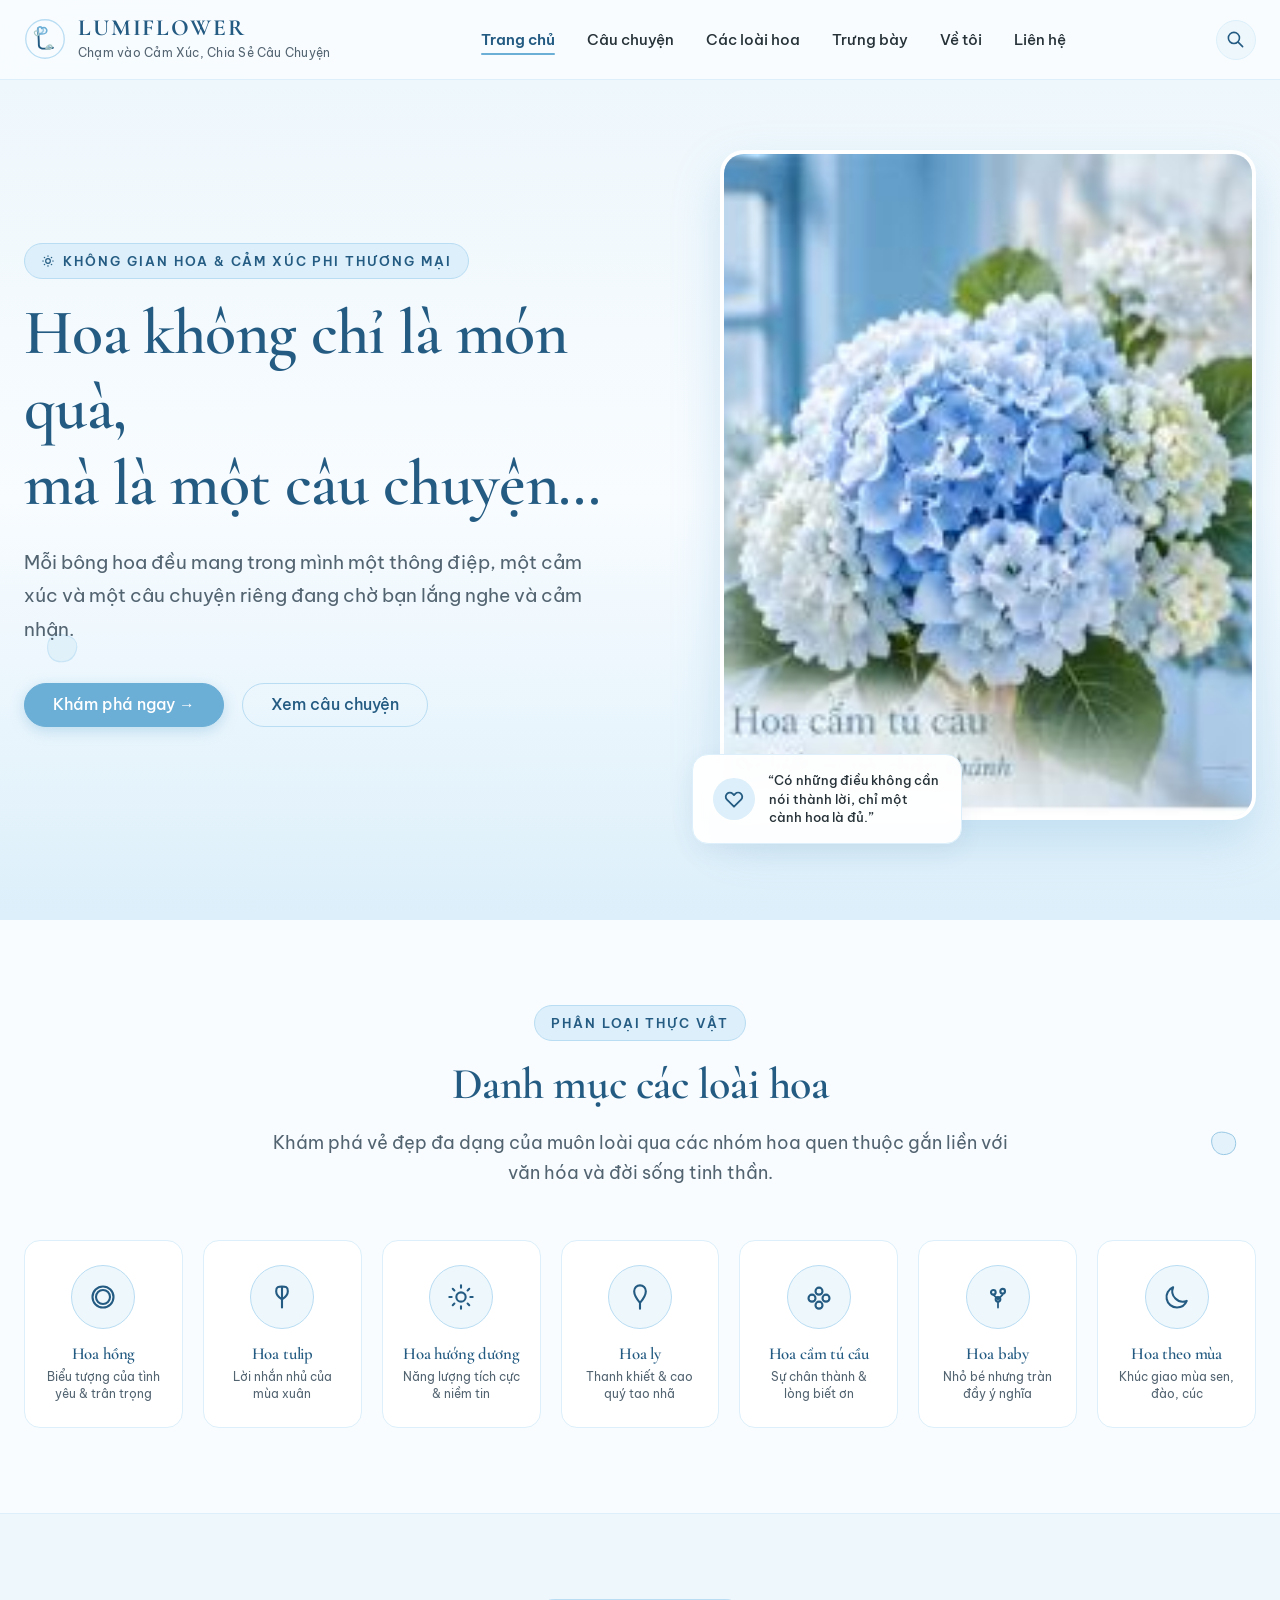
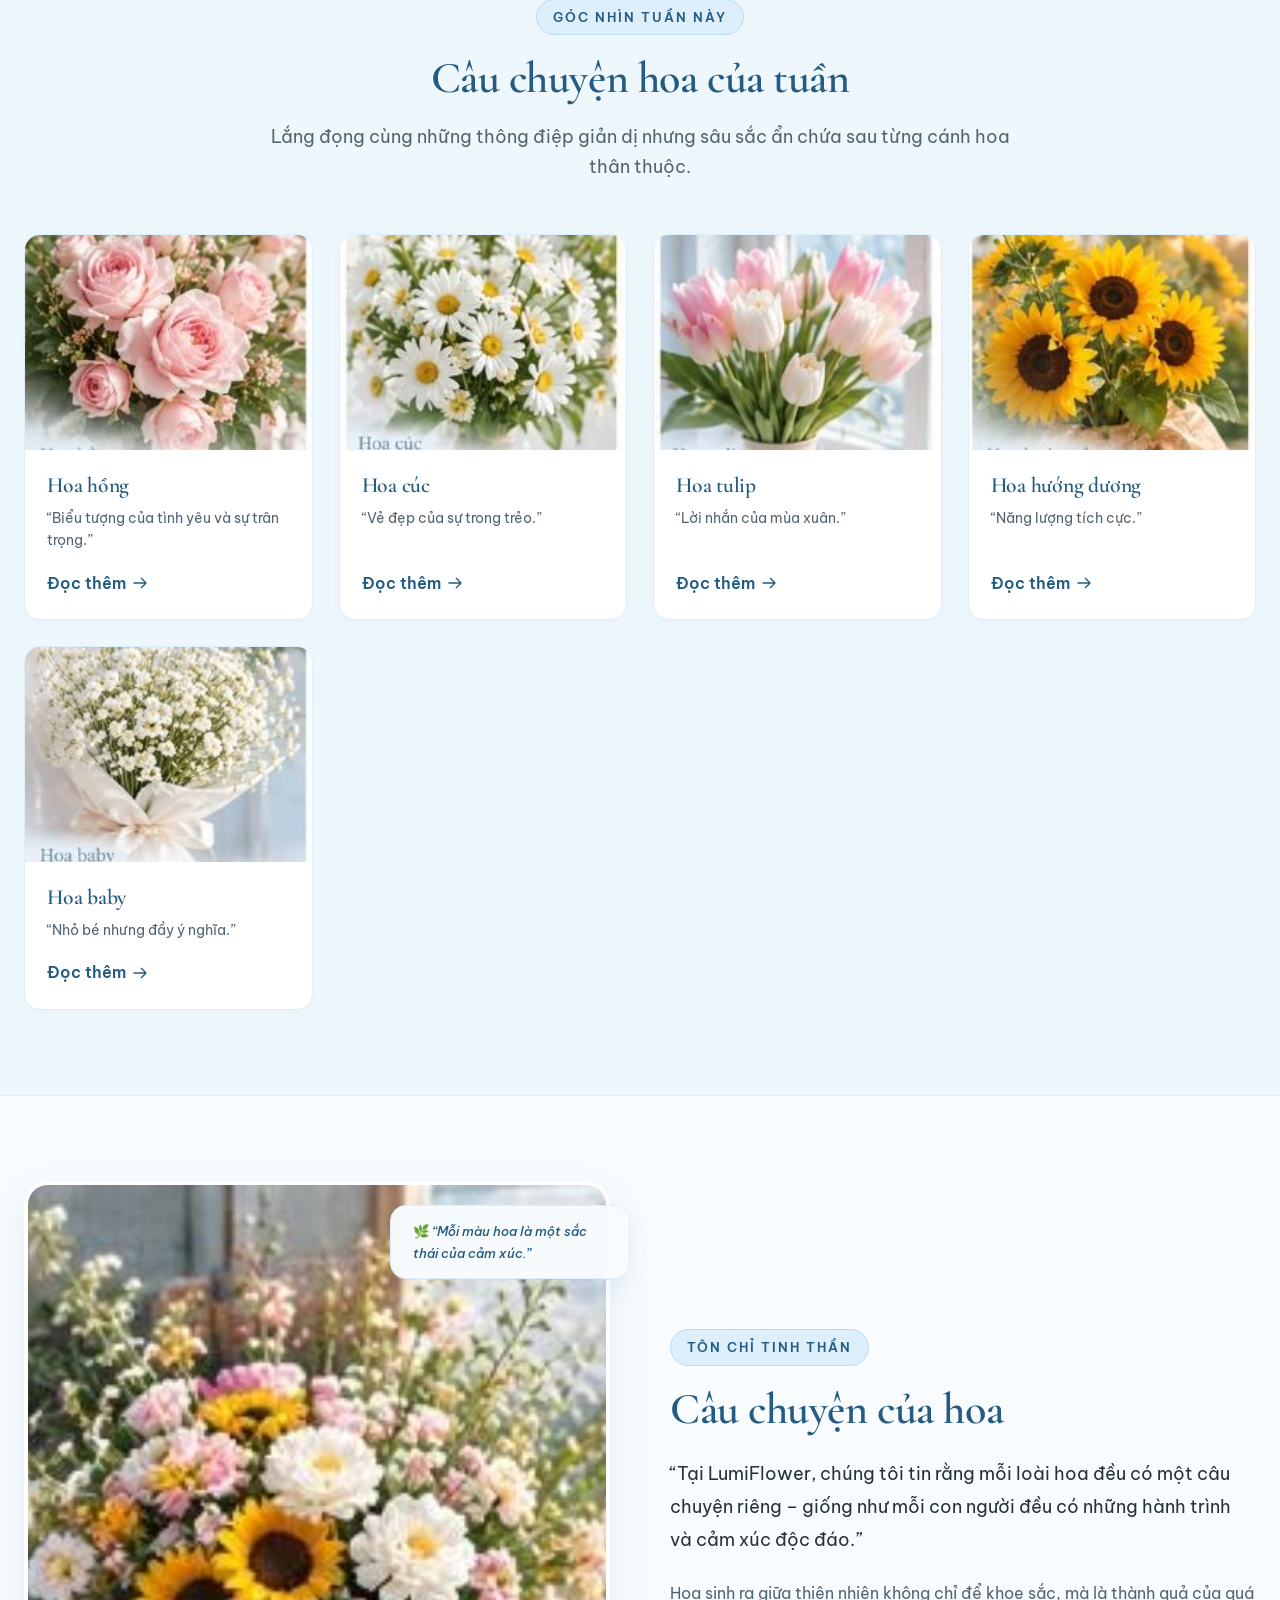
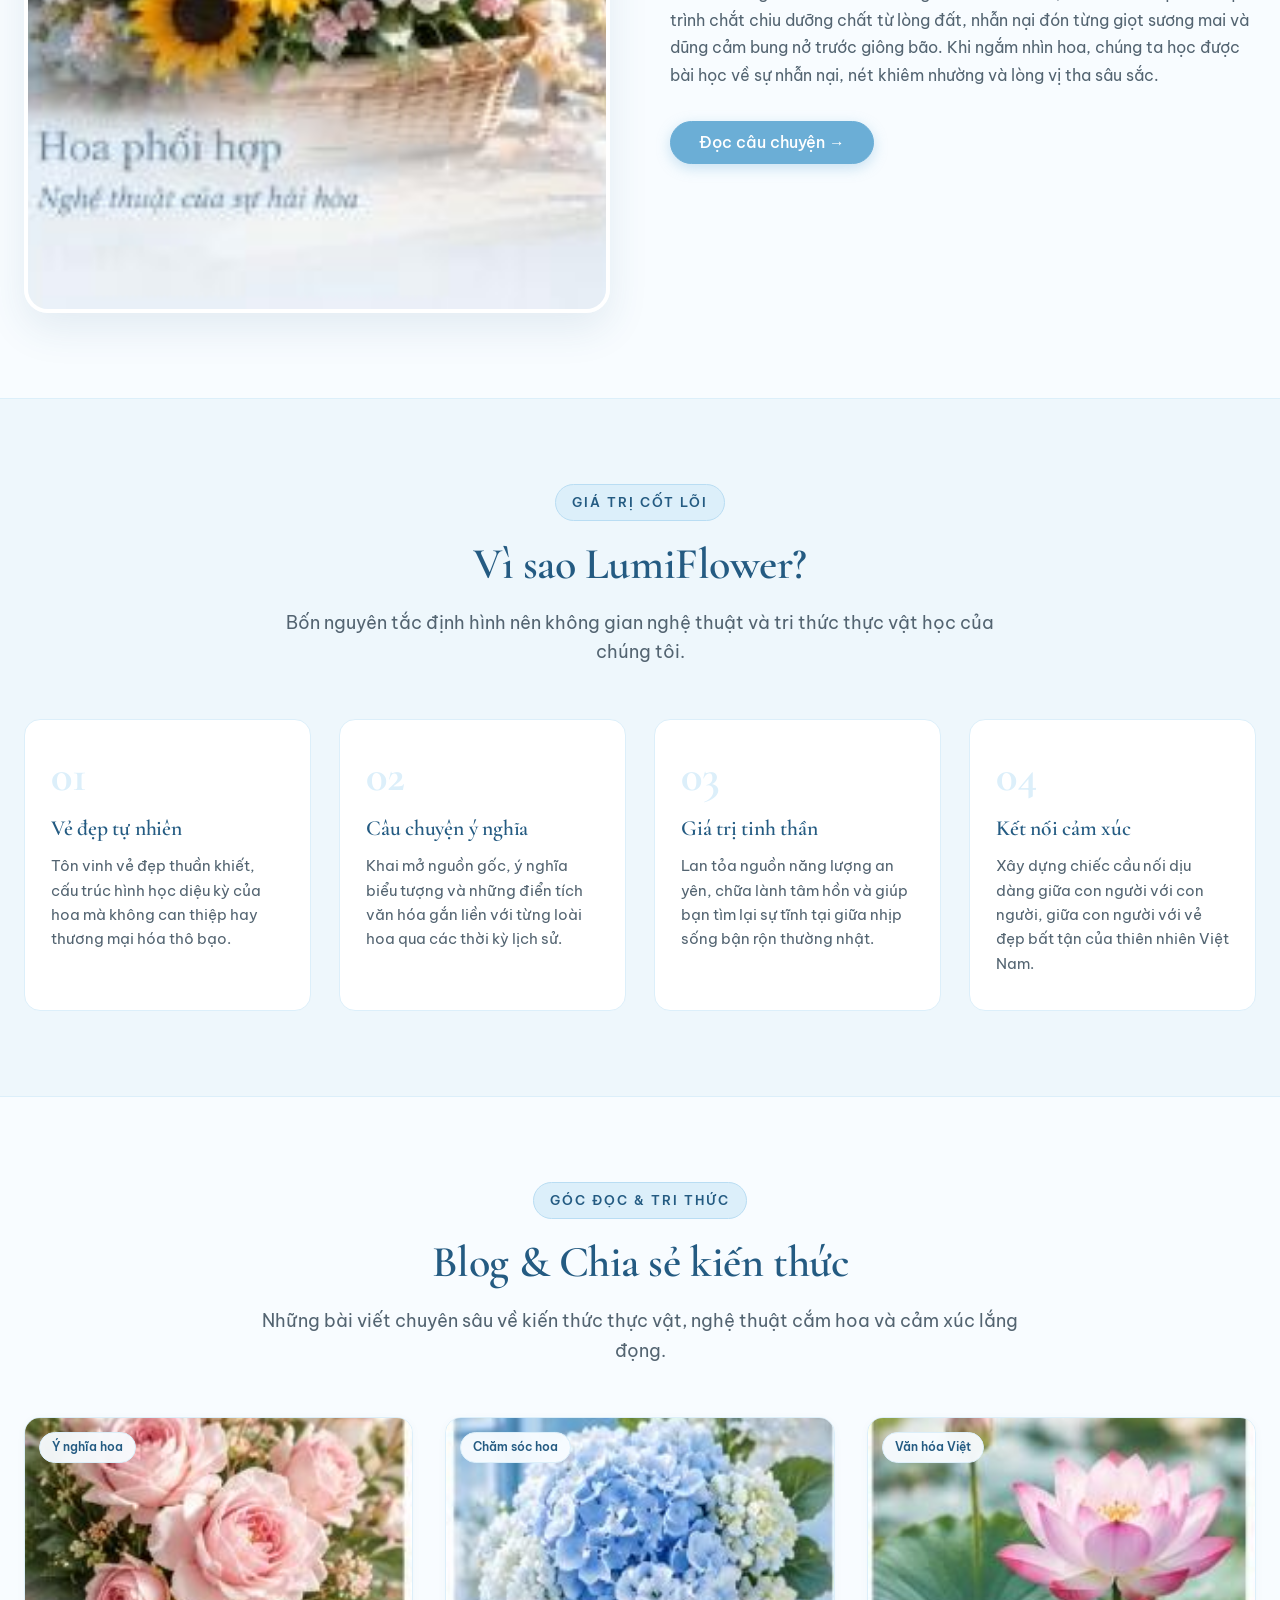
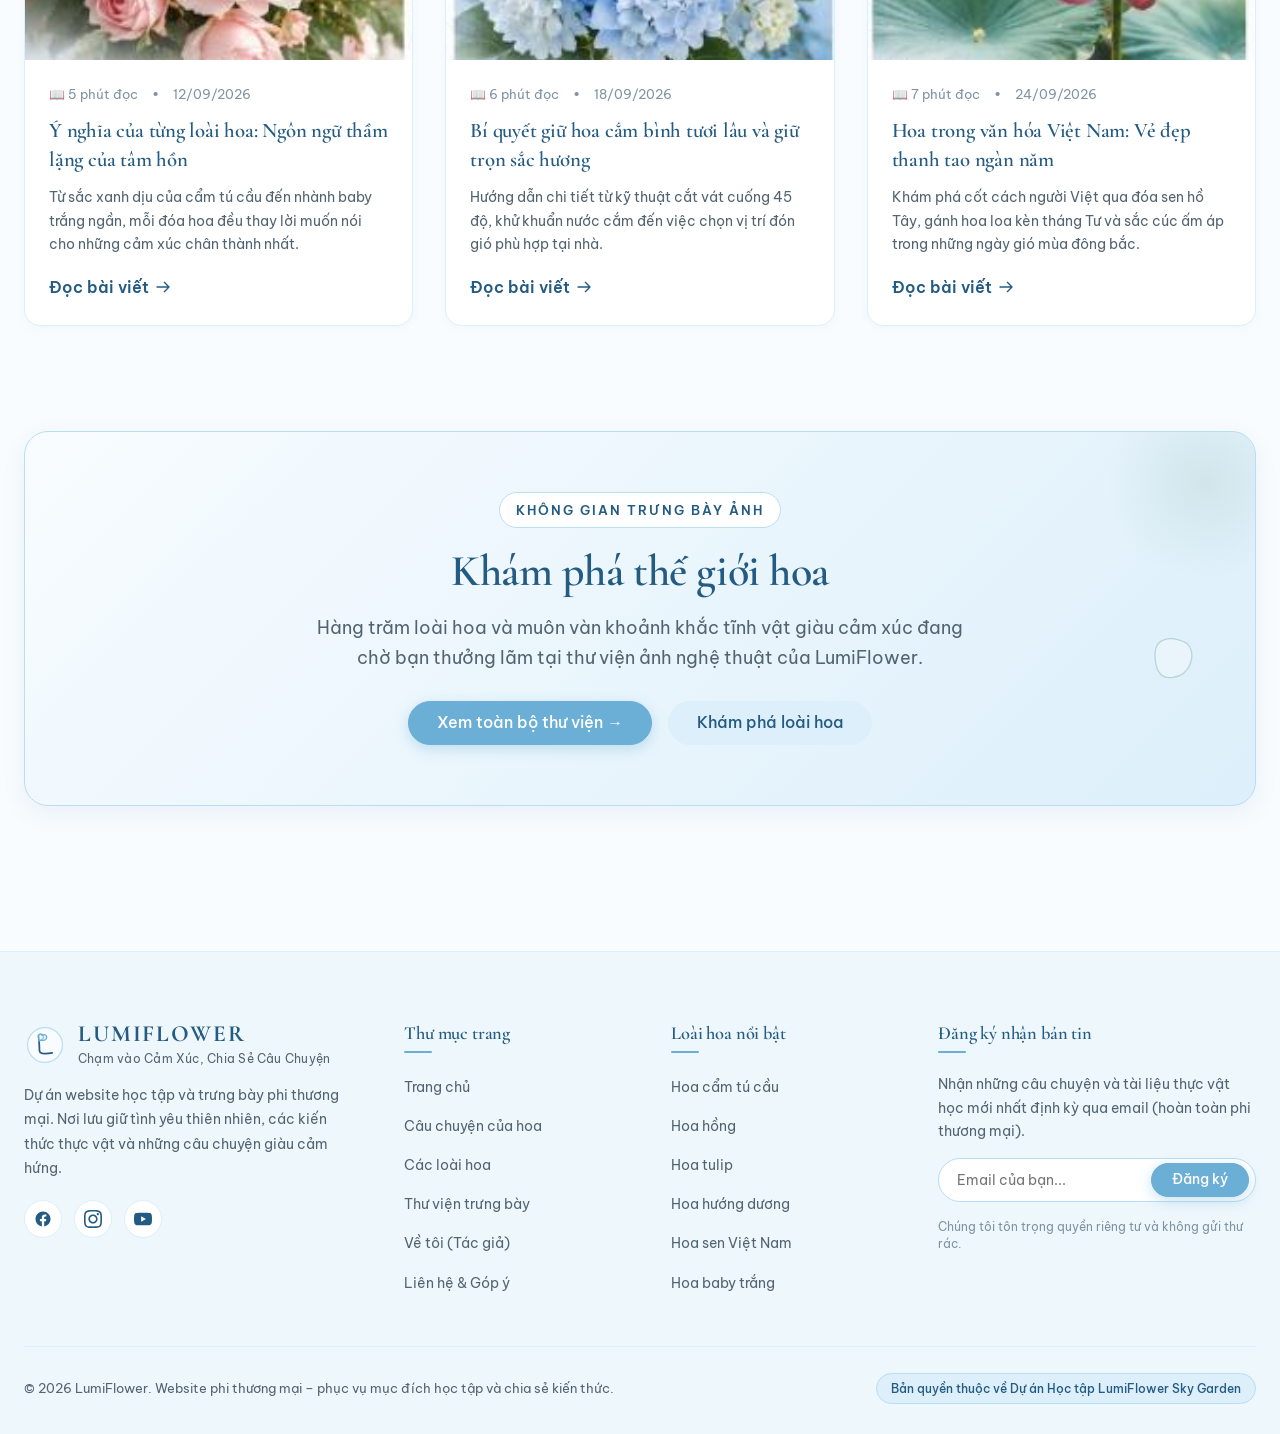
<file: index.html>
<!DOCTYPE html>
<html lang="vi">
<head>
  <!-- Google Analytics -->
<script async src="https://www.googletagmanager.com/gtag/js?id=G-N79WKFFEJ0"></script>
<script>
  window.dataLayer = window.dataLayer || [];

  function gtag() {
    dataLayer.push(arguments);
  }

  gtag('js', new Date());

  gtag('config', 'G-N79WKFFEJ0', {
    anonymize_ip: true,
    cookie_flags: 'SameSite=None;Secure'
  });
</script>
  <meta charset="UTF-8">
  <meta name="viewport" content="width=device-width, initial-scale=1.0">
  <title>LumiFlower – Chạm vào Cảm Xúc, Chia Sẻ Câu Chuyện</title>
  <meta name="description" content="LumiFlower là website phi thương mại chia sẻ câu chuyện, ý nghĩa, vẻ đẹp và kiến thức về các loài hoa.">
  <meta name="keywords" content="LumiFlower, hoa, câu chuyện của hoa, ý nghĩa các loài hoa, thư viện hoa, nghệ thuật cắm hoa, hoa Việt Nam, kiến thức về hoa">
  
  <!-- Favicon -->
  <link rel="icon" type="image/svg+xml" href="assets/icons/favicon.svg">
  
  <!-- Google Fonts với tiếng Việt hoàn chỉnh -->
  <link rel="preconnect" href="https://fonts.googleapis.com">
  <link rel="preconnect" href="https://fonts.gstatic.com" crossorigin>
  <link href="https://fonts.googleapis.com/css2?family=Alex+Brush&family=Be+Vietnam+Pro:ital,wght@0,300;0,400;0,500;0,600;0,700;1,300;1,400;1,500&family=Cormorant+Garamond:ital,wght@0,400;0,500;0,600;0,700;1,400;1,600&family=Playfair+Display:ital,wght@0,400;0,500;0,600;0,700;1,400&display=swap" rel="stylesheet">
  
  <!-- CSS Stylesheet -->
  <link rel="stylesheet" href="css/style.css">
</head>
<body>

  <!-- Floating Botanical Petals Décor -->
  <svg class="floating-petal floating-petal-1" viewBox="0 0 50 50" fill="none">
    <path d="M10 25 C10 10, 25 10, 35 15 C45 20, 40 38, 28 40 C16 42, 10 35, 10 25 Z" fill="#DCEFFA" stroke="#B9DDF3" stroke-width="1.2" />
  </svg>
  <svg class="floating-petal floating-petal-2" viewBox="0 0 60 60" fill="none">
    <path d="M15 30 C15 15, 30 12, 45 20 C55 30, 48 50, 32 52 C18 54, 15 42, 15 30 Z" fill="#EEF7FC" stroke="#A8C8C5" stroke-width="1.2" />
  </svg>
  <svg class="floating-petal floating-petal-3" viewBox="0 0 40 40" fill="none">
    <path d="M8 20 C8 10, 20 8, 30 14 C36 20, 34 32, 24 34 C14 36, 8 28, 8 20 Z" fill="#DCEFFA" stroke="#6BAED6" stroke-width="1" />
  </svg>

  <!-- HEADER -->
  <header class="site-header">
    <div class="container nav-container">
      <a href="index.html" class="brand-logo" aria-label="LumiFlower Trang Chủ">
        <div class="brand-logo-icon">
          <svg viewBox="0 0 48 48" width="42" height="42" fill="none">
            <circle cx="24" cy="24" r="22" fill="#F8FCFF" stroke="#B9DDF3" stroke-width="1.5" />
            <path d="M16 12 C16 12, 17 26, 17 31 C17 34, 19 35, 24 35 C28 35, 31 34.5, 33 34" stroke="#245B82" stroke-width="2.2" stroke-linecap="round"/>
            <path d="M16 16 C14 10, 20 8, 22 13 C23 15, 20 18, 16 19" stroke="#6BAED6" stroke-width="1.8" stroke-linecap="round" fill="#EEF7FC" fill-opacity="0.6"/>
            <path d="M20 12 C24 9, 28 13, 25 17 C23 19, 19 18, 17 18" stroke="#6BAED6" stroke-width="1.6" stroke-linecap="round" fill="#DCEFFA" fill-opacity="0.4"/>
            <path d="M15 15 C11 14, 11 18, 14 20 C16 21, 17 19, 17 17" stroke="#A8C8C5" stroke-width="1.4" stroke-linecap="round"/>
            <path d="M25 35 C26 31, 31 29, 32 33 C32 35, 28 36, 26 35" stroke="#A8C8C5" stroke-width="1.5" fill="#A8C8C5" fill-opacity="0.3" stroke-linecap="round"/>
            <circle cx="28.5" cy="32.5" r="0.8" fill="#6BAED6"/>
          </svg>
        </div>
        <div class="brand-logo-text">
          <span class="brand-title">LUMIFLOWER</span>
          <span class="brand-tagline">Chạm vào Cảm Xúc, Chia Sẻ Câu Chuyện</span>
        </div>
      </a>

      <!-- Desktop Menu -->
      <nav aria-label="Menu chính">
        <ul class="nav-menu">
          <li><a href="index.html" class="nav-link active">Trang chủ</a></li>
          <li><a href="cau-chuyen.html" class="nav-link">Câu chuyện</a></li>
          <li><a href="cac-loai-hoa.html" class="nav-link">Các loài hoa</a></li>
          <li><a href="trung-bay.html" class="nav-link">Trưng bày</a></li>
          <li><a href="ve-toi.html" class="nav-link">Về tôi</a></li>
          <li><a href="lien-he.html" class="nav-link">Liên hệ</a></li>
        </ul>
      </nav>

      <!-- Actions -->
      <div class="header-actions">
        <button class="icon-btn trigger-search" aria-label="Tìm kiếm hoa hoặc bài viết">
          <svg fill="none" stroke="currentColor" viewBox="0 0 24 24">
            <path stroke-linecap="round" stroke-linejoin="round" stroke-width="2" d="M21 21l-6-6m2-5a7 7 0 11-14 0 7 7 0 0114 0z"></path>
          </svg>
        </button>
        <button class="icon-btn btn-hamburger" aria-label="Mở menu điện thoại">
          <svg fill="none" stroke="currentColor" viewBox="0 0 24 24">
            <path stroke-linecap="round" stroke-linejoin="round" stroke-width="2" d="M4 6h16M4 12h16M4 18h16"></path>
          </svg>
        </button>
      </div>
    </div>
  </header>

  <!-- MOBILE DRAWER -->
  <aside class="mobile-nav-drawer" aria-label="Menu di động">
    <div class="mobile-drawer-header">
      <div class="brand-logo">
        <span class="brand-title">LUMIFLOWER</span>
      </div>
      <button class="icon-btn mobile-drawer-close" aria-label="Đóng menu">✕</button>
    </div>
    <ul class="mobile-nav-links">
      <li><a href="index.html" class="mobile-nav-link active">Trang chủ</a></li>
      <li><a href="cau-chuyen.html" class="mobile-nav-link">Câu chuyện</a></li>
      <li><a href="cac-loai-hoa.html" class="mobile-nav-link">Các loài hoa</a></li>
      <li><a href="trung-bay.html" class="mobile-nav-link">Trưng bày</a></li>
      <li><a href="ve-toi.html" class="mobile-nav-link">Về tôi</a></li>
      <li><a href="lien-he.html" class="mobile-nav-link">Liên hệ</a></li>
    </ul>
    <div class="mobile-drawer-footer">
      <div class="mobile-badge">
        🌿 <strong>LumiFlower Sky Garden</strong><br>
        Website phi thương mại – chia sẻ vẻ đẹp, câu chuyện và tri thức về các loài hoa.
      </div>
    </div>
  </aside>

  <!-- BACKDROP OVERLAY -->
  <div class="backdrop-overlay"></div>

  <!-- SEARCH MODAL -->
  <div class="search-modal" role="dialog" aria-modal="true" aria-label="Tìm kiếm">
    <div style="display: flex; justify-content: space-between; align-items: center; margin-bottom: 18px;">
      <h4 style="color: var(--deep-blue); font-size: 1.25rem;">Tìm kiếm trong LumiFlower</h4>
      <button class="icon-btn search-modal-close" aria-label="Đóng">✕</button>
    </div>
    <div class="search-input-wrap">
      <svg width="20" height="20" fill="none" stroke="currentColor" viewBox="0 0 24 24" style="color: var(--primary-blue);">
        <path stroke-linecap="round" stroke-linejoin="round" stroke-width="2" d="M21 21l-6-6m2-5a7 7 0 11-14 0 7 7 0 0114 0z"></path>
      </svg>
      <input type="text" id="searchInput" placeholder="Tìm kiếm loài hoa, ý nghĩa hoặc câu chuyện..." autocomplete="off">
    </div>
    <div class="search-results-list" id="searchResults">
      <!-- Kết quả gợi ý động -->
    </div>
  </div>

  <main>
    <!-- HERO SECTION -->
    <section class="hero-section">
      <div class="container hero-grid">
        <div class="hero-content">
          <div class="section-badge">
            <svg viewBox="0 0 24 24" fill="none">
              <path stroke-linecap="round" stroke-linejoin="round" stroke-width="2" d="M12 3v1m0 16v1m9-9h-1M4 12H3m15.364 6.364l-.707-.707M6.343 6.343l-.707-.707m12.728 0l-.707.707M6.343 17.657l-.707.707M16 12a4 4 0 11-8 0 4 4 0 018 0z" />
            </svg>
            Không gian hoa & cảm xúc phi thương mại
          </div>
          <h1 class="hero-headline">
            Hoa không chỉ là món quà,<br>
            mà là một câu chuyện…
          </h1>
          <p class="hero-subheading">
            Mỗi bông hoa đều mang trong mình một thông điệp, một cảm xúc và một câu chuyện riêng đang chờ bạn lắng nghe và cảm nhận.
          </p>
          <div class="hero-cta-group">
            <a href="cac-loai-hoa.html" class="btn btn-primary">
              Khám phá ngay →
            </a>
            <a href="cau-chuyen.html" class="btn btn-outline">
              Xem câu chuyện
            </a>
          </div>
        </div>

        <div class="hero-media">
          <div class="hero-image-frame">
            <img src="assets/images/flowers/cam-tu-cau.jpg" alt="Hoa cẩm tú cầu LumiFlower Sky Garden" loading="eager">
          </div>
          <!-- Hero Accent Floating Badge -->
          <div class="hero-accent-card">
            <div class="hero-accent-icon">
              <svg width="22" height="22" fill="none" stroke="currentColor" viewBox="0 0 24 24">
                <path stroke-linecap="round" stroke-linejoin="round" stroke-width="2" d="M4.318 6.318a4.5 4.5 0 000 6.364L12 20.364l7.682-7.682a4.5 4.5 0 00-6.364-6.364L12 7.636l-1.318-1.318a4.5 4.5 0 00-6.364 0z"></path>
              </svg>
            </div>
            <div class="hero-accent-text">
              <p>“Có những điều không cần nói thành lời, chỉ một cành hoa là đủ.”</p>
            </div>
          </div>
        </div>
      </div>
    </section>

    <!-- SECTION 1: DANH MỤC HOA -->
    <section class="section">
      <div class="container">
        <div class="section-header">
          <div class="section-badge">Phân loại thực vật</div>
          <h2 class="section-title">Danh mục các loài hoa</h2>
          <p class="section-subtitle">
            Khám phá vẻ đẹp đa dạng của muôn loài qua các nhóm hoa quen thuộc gắn liền với văn hóa và đời sống tinh thần.
          </p>
        </div>

        <div class="categories-slider-wrap">
          <!-- Hoa hồng -->
          <a href="cac-loai-hoa.html" class="category-card">
            <div class="category-icon-wrap">
              <svg width="28" height="28" fill="none" stroke="currentColor" viewBox="0 0 24 24">
                <path stroke-linecap="round" stroke-linejoin="round" stroke-width="1.8" d="M12 21a9 9 0 009-9c0-4.97-4.03-9-9-9s-9 4.03-9 9a9 9 0 009 9z M12 6a6 6 0 100 12 6 6 0 000-12z" />
              </svg>
            </div>
            <h4 class="category-name">Hoa hồng</h4>
            <p class="category-desc">Biểu tượng của tình yêu & trân trọng</p>
          </a>

          <!-- Hoa tulip -->
          <a href="cac-loai-hoa.html" class="category-card">
            <div class="category-icon-wrap">
              <svg width="28" height="28" fill="none" stroke="currentColor" viewBox="0 0 24 24">
                <path stroke-linecap="round" stroke-linejoin="round" stroke-width="1.8" d="M12 3v18M7 7c0 4 5 7 5 7s5-3 5-7-2-4-5-4-5 0-5 4z" />
              </svg>
            </div>
            <h4 class="category-name">Hoa tulip</h4>
            <p class="category-desc">Lời nhắn nhủ của mùa xuân</p>
          </a>

          <!-- Hoa hướng dương -->
          <a href="cac-loai-hoa.html" class="category-card">
            <div class="category-icon-wrap">
              <svg width="28" height="28" fill="none" stroke="currentColor" viewBox="0 0 24 24">
                <circle cx="12" cy="12" r="4" stroke-width="1.8"/>
                <path stroke-linecap="round" stroke-width="1.8" d="M12 2v2m0 16v2M4.93 4.93l1.41 1.41m11.32 11.32l1.41 1.41M2 12h2m16 0h2M6.34 17.66l-1.41 1.41m14.14-14.14l-1.41 1.41"/>
              </svg>
            </div>
            <h4 class="category-name">Hoa hướng dương</h4>
            <p class="category-desc">Năng lượng tích cực & niềm tin</p>
          </a>

          <!-- Hoa ly -->
          <a href="cac-loai-hoa.html" class="category-card">
            <div class="category-icon-wrap">
              <svg width="28" height="28" fill="none" stroke="currentColor" viewBox="0 0 24 24">
                <path stroke-linecap="round" stroke-linejoin="round" stroke-width="1.8" d="M12 2a5 5 0 00-5 5c0 4 5 10 5 10s5-6 5-10a5 5 0 00-5-5z M12 17v5" />
              </svg>
            </div>
            <h4 class="category-name">Hoa ly</h4>
            <p class="category-desc">Thanh khiết & cao quý tao nhã</p>
          </a>

          <!-- Hoa cẩm tú cầu -->
          <a href="chi-tiet-hoa.html?id=cam-tu-cau" class="category-card">
            <div class="category-icon-wrap">
              <svg width="28" height="28" fill="none" stroke="currentColor" viewBox="0 0 24 24">
                <path stroke-linecap="round" stroke-linejoin="round" stroke-width="1.8" d="M12 4a3 3 0 100 6 3 3 0 000-6z M6 10a3 3 0 100 6 3 3 0 000-6z M18 10a3 3 0 100 6 3 3 0 000-6z M12 16a3 3 0 100 6 3 3 0 000-6z" />
              </svg>
            </div>
            <h4 class="category-name">Hoa cẩm tú cầu</h4>
            <p class="category-desc">Sự chân thành & lòng biết ơn</p>
          </a>

          <!-- Hoa baby -->
          <a href="cac-loai-hoa.html" class="category-card">
            <div class="category-icon-wrap">
              <svg width="28" height="28" fill="none" stroke="currentColor" viewBox="0 0 24 24">
                <circle cx="8" cy="8" r="2" stroke-width="1.8"/>
                <circle cx="16" cy="7" r="2" stroke-width="1.8"/>
                <circle cx="12" cy="14" r="2" stroke-width="1.8"/>
                <path stroke-linecap="round" stroke-linejoin="round" stroke-width="1.5" d="M12 21v-5m-4-6l4 4 4-4"/>
              </svg>
            </div>
            <h4 class="category-name">Hoa baby</h4>
            <p class="category-desc">Nhỏ bé nhưng tràn đầy ý nghĩa</p>
          </a>

          <!-- Hoa theo mùa -->
          <a href="cac-loai-hoa.html" class="category-card">
            <div class="category-icon-wrap">
              <svg width="28" height="28" fill="none" stroke="currentColor" viewBox="0 0 24 24">
                <path stroke-linecap="round" stroke-linejoin="round" stroke-width="1.8" d="M20.354 15.354A9 9 0 018.646 3.646 9.003 9.003 0 0012 21a9.003 9.003 0 008.354-5.646z" />
              </svg>
            </div>
            <h4 class="category-name">Hoa theo mùa</h4>
            <p class="category-desc">Khúc giao mùa sen, đào, cúc</p>
          </a>
        </div>
      </div>
    </section>

    <!-- SECTION 2: CÂU CHUYỆN HOA CỦA TUẦN -->
    <section class="section section-bg-alt">
      <div class="container">
        <div class="section-header">
          <div class="section-badge">Góc nhìn tuần này</div>
          <h2 class="section-title">Câu chuyện hoa của tuần</h2>
          <p class="section-subtitle">
            Lắng đọng cùng những thông điệp giản dị nhưng sâu sắc ẩn chứa sau từng cánh hoa thân thuộc.
          </p>
        </div>

        <div class="story-weekly-grid">
          <!-- Card 1: Hoa hồng -->
          <div class="weekly-card">
            <div class="weekly-card-media">
              <img src="assets/images/flowers/hoa-hong.jpg" alt="Hoa hồng" loading="lazy">
            </div>
            <div class="weekly-card-body">
              <h3 class="weekly-card-title">Hoa hồng</h3>
              <p class="weekly-card-quote">“Biểu tượng của tình yêu và sự trân trọng.”</p>
              <a href="chi-tiet-hoa.html?id=hoa-hong" class="btn-link">
                Đọc thêm <svg width="16" height="16" fill="none" stroke="currentColor" viewBox="0 0 24 24"><path stroke-linecap="round" stroke-linejoin="round" stroke-width="2" d="M14 5l7 7m0 0l-7 7m7-7H3"/></svg>
              </a>
            </div>
          </div>

          <!-- Card 2: Hoa cúc -->
          <div class="weekly-card">
            <div class="weekly-card-media">
              <img src="assets/images/flowers/hoa-cuc.jpg" alt="Hoa cúc" loading="lazy">
            </div>
            <div class="weekly-card-body">
              <h3 class="weekly-card-title">Hoa cúc</h3>
              <p class="weekly-card-quote">“Vẻ đẹp của sự trong trẻo.”</p>
              <a href="chi-tiet-hoa.html?id=hoa-cuc" class="btn-link">
                Đọc thêm <svg width="16" height="16" fill="none" stroke="currentColor" viewBox="0 0 24 24"><path stroke-linecap="round" stroke-linejoin="round" stroke-width="2" d="M14 5l7 7m0 0l-7 7m7-7H3"/></svg>
              </a>
            </div>
          </div>

          <!-- Card 3: Hoa tulip -->
          <div class="weekly-card">
            <div class="weekly-card-media">
              <img src="assets/images/flowers/hoa-tulip.jpg" alt="Hoa tulip" loading="lazy">
            </div>
            <div class="weekly-card-body">
              <h3 class="weekly-card-title">Hoa tulip</h3>
              <p class="weekly-card-quote">“Lời nhắn của mùa xuân.”</p>
              <a href="chi-tiet-hoa.html?id=hoa-tulip" class="btn-link">
                Đọc thêm <svg width="16" height="16" fill="none" stroke="currentColor" viewBox="0 0 24 24"><path stroke-linecap="round" stroke-linejoin="round" stroke-width="2" d="M14 5l7 7m0 0l-7 7m7-7H3"/></svg>
              </a>
            </div>
          </div>

          <!-- Card 4: Hoa hướng dương -->
          <div class="weekly-card">
            <div class="weekly-card-media">
              <img src="assets/images/flowers/hoa-huong-duong.jpg" alt="Hoa hướng dương" loading="lazy">
            </div>
            <div class="weekly-card-body">
              <h3 class="weekly-card-title">Hoa hướng dương</h3>
              <p class="weekly-card-quote">“Năng lượng tích cực.”</p>
              <a href="chi-tiet-hoa.html?id=hoa-huong-duong" class="btn-link">
                Đọc thêm <svg width="16" height="16" fill="none" stroke="currentColor" viewBox="0 0 24 24"><path stroke-linecap="round" stroke-linejoin="round" stroke-width="2" d="M14 5l7 7m0 0l-7 7m7-7H3"/></svg>
              </a>
            </div>
          </div>

          <!-- Card 5: Hoa baby -->
          <div class="weekly-card">
            <div class="weekly-card-media">
              <img src="assets/images/flowers/hoa-baby.jpg" alt="Hoa baby" loading="lazy">
            </div>
            <div class="weekly-card-body">
              <h3 class="weekly-card-title">Hoa baby</h3>
              <p class="weekly-card-quote">“Nhỏ bé nhưng đầy ý nghĩa.”</p>
              <a href="chi-tiet-hoa.html?id=hoa-baby" class="btn-link">
                Đọc thêm <svg width="16" height="16" fill="none" stroke="currentColor" viewBox="0 0 24 24"><path stroke-linecap="round" stroke-linejoin="round" stroke-width="2" d="M14 5l7 7m0 0l-7 7m7-7H3"/></svg>
              </a>
            </div>
          </div>
        </div>
      </div>
    </section>

    <!-- SECTION 3: CÂU CHUYỆN CỦA HOA (SPLIT EDITORIAL) -->
    <section class="section">
      <div class="container split-editorial">
        <div class="editorial-media-wrapper">
          <div class="editorial-img-primary">
            <img src="assets/images/flowers/hoa-phoi-hop.jpg" alt="Không gian hoa LumiFlower Editorial" loading="lazy">
          </div>
          <div class="editorial-floating-badge">
            <span>🌿 <em>“Mỗi màu hoa là một sắc thái của cảm xúc.”</em></span>
          </div>
        </div>

        <div class="editorial-content">
          <div class="section-badge">Tôn chỉ tinh thần</div>
          <h2>Câu chuyện của hoa</h2>
          <p class="editorial-lead">
            “Tại LumiFlower, chúng tôi tin rằng mỗi loài hoa đều có một câu chuyện riêng – giống như mỗi con người đều có những hành trình và cảm xúc độc đáo.”
          </p>
          <p>
            Hoa sinh ra giữa thiên nhiên không chỉ để khoe sắc, mà là thành quả của quá trình chắt chiu dưỡng chất từ lòng đất, nhẫn nại đón từng giọt sương mai và dũng cảm bung nở trước giông bão. Khi ngắm nhìn hoa, chúng ta học được bài học về sự nhẫn nại, nét khiêm nhường và lòng vị tha sâu sắc.
          </p>
          <div style="margin-top: 32px;">
            <a href="cau-chuyen.html" class="btn btn-primary">
              Đọc câu chuyện →
            </a>
          </div>
        </div>
      </div>
    </section>

    <!-- SECTION 4: VÌ SAO CHỌN LUMIFLOWER? -->
    <section class="section section-bg-alt">
      <div class="container">
        <div class="section-header">
          <div class="section-badge">Giá trị cốt lõi</div>
          <h2 class="section-title">Vì sao LumiFlower?</h2>
          <p class="section-subtitle">
            Bốn nguyên tắc định hình nên không gian nghệ thuật và tri thức thực vật học của chúng tôi.
          </p>
        </div>

        <div class="values-grid">
          <!-- 01 -->
          <div class="value-card">
            <div class="value-number">01</div>
            <h3 class="value-title">Vẻ đẹp tự nhiên</h3>
            <p class="value-desc">
              Tôn vinh vẻ đẹp thuần khiết, cấu trúc hình học diệu kỳ của hoa mà không can thiệp hay thương mại hóa thô bạo.
            </p>
          </div>

          <!-- 02 -->
          <div class="value-card">
            <div class="value-number">02</div>
            <h3 class="value-title">Câu chuyện ý nghĩa</h3>
            <p class="value-desc">
              Khai mở nguồn gốc, ý nghĩa biểu tượng và những điển tích văn hóa gắn liền với từng loài hoa qua các thời kỳ lịch sử.
            </p>
          </div>

          <!-- 03 -->
          <div class="value-card">
            <div class="value-number">03</div>
            <h3 class="value-title">Giá trị tinh thần</h3>
            <p class="value-desc">
              Lan tỏa nguồn năng lượng an yên, chữa lành tâm hồn và giúp bạn tìm lại sự tĩnh tại giữa nhịp sống bận rộn thường nhật.
            </p>
          </div>

          <!-- 04 -->
          <div class="value-card">
            <div class="value-number">04</div>
            <h3 class="value-title">Kết nối cảm xúc</h3>
            <p class="value-desc">
              Xây dựng chiếc cầu nối dịu dàng giữa con người với con người, giữa con người với vẻ đẹp bất tận của thiên nhiên Việt Nam.
            </p>
          </div>
        </div>
      </div>
    </section>

    <!-- SECTION 5: BLOG & CHIA SẺ -->
    <section class="section">
      <div class="container">
        <div class="section-header">
          <div class="section-badge">Góc đọc & Tri thức</div>
          <h2 class="section-title">Blog & Chia sẻ kiến thức</h2>
          <p class="section-subtitle">
            Những bài viết chuyên sâu về kiến thức thực vật, nghệ thuật cắm hoa và cảm xúc lắng đọng.
          </p>
        </div>

        <div class="blog-grid">
          <!-- Bài viết 1 -->
          <article class="blog-card">
            <div class="blog-card-media">
              <img src="assets/images/flowers/hoa-hong.jpg" alt="Ý nghĩa của từng loài hoa" loading="lazy">
              <span class="blog-category-tag">Ý nghĩa hoa</span>
            </div>
            <div class="blog-card-body">
              <div class="blog-meta">
                <span>📖 5 phút đọc</span> • <span>12/09/2026</span>
              </div>
              <h3 class="blog-title">Ý nghĩa của từng loài hoa: Ngôn ngữ thầm lặng của tâm hồn</h3>
              <p class="blog-excerpt">
                Từ sắc xanh dịu của cẩm tú cầu đến nhành baby trắng ngần, mỗi đóa hoa đều thay lời muốn nói cho những cảm xúc chân thành nhất.
              </p>
              <a href="cau-chuyen.html?read=hoa-va-tinh-yeu" class="btn-link">
                Đọc bài viết <svg width="16" height="16" fill="none" stroke="currentColor" viewBox="0 0 24 24"><path stroke-linecap="round" stroke-linejoin="round" stroke-width="2" d="M14 5l7 7m0 0l-7 7m7-7H3"/></svg>
              </a>
            </div>
          </article>

          <!-- Bài viết 2 -->
          <article class="blog-card">
            <div class="blog-card-media">
              <img src="assets/images/flowers/cam-tu-cau.jpg" alt="Cách chăm sóc hoa tươi lâu" loading="lazy">
              <span class="blog-category-tag">Chăm sóc hoa</span>
            </div>
            <div class="blog-card-body">
              <div class="blog-meta">
                <span>📖 6 phút đọc</span> • <span>18/09/2026</span>
              </div>
              <h3 class="blog-title">Bí quyết giữ hoa cắm bình tươi lâu và giữ trọn sắc hương</h3>
              <p class="blog-excerpt">
                Hướng dẫn chi tiết từ kỹ thuật cắt vát cuống 45 độ, khử khuẩn nước cắm đến việc chọn vị trí đón gió phù hợp tại nhà.
              </p>
              <a href="cau-chuyen.html?read=hoa-va-ky-uc" class="btn-link">
                Đọc bài viết <svg width="16" height="16" fill="none" stroke="currentColor" viewBox="0 0 24 24"><path stroke-linecap="round" stroke-linejoin="round" stroke-width="2" d="M14 5l7 7m0 0l-7 7m7-7H3"/></svg>
              </a>
            </div>
          </article>

          <!-- Bài viết 3 -->
          <article class="blog-card">
            <div class="blog-card-media">
              <img src="assets/images/flowers/hoa-sen.jpg" alt="Hoa trong văn hóa Việt Nam" loading="lazy">
              <span class="blog-category-tag">Văn hóa Việt</span>
            </div>
            <div class="blog-card-body">
              <div class="blog-meta">
                <span>📖 7 phút đọc</span> • <span>24/09/2026</span>
              </div>
              <h3 class="blog-title">Hoa trong văn hóa Việt Nam: Vẻ đẹp thanh tao ngàn năm</h3>
              <p class="blog-excerpt">
                Khám phá cốt cách người Việt qua đóa sen hồ Tây, gánh hoa loa kèn tháng Tư và sắc cúc ấm áp trong những ngày gió mùa đông bắc.
              </p>
              <a href="cau-chuyen.html?read=hoa-trong-van-hoa-viet" class="btn-link">
                Đọc bài viết <svg width="16" height="16" fill="none" stroke="currentColor" viewBox="0 0 24 24"><path stroke-linecap="round" stroke-linejoin="round" stroke-width="2" d="M14 5l7 7m0 0l-7 7m7-7H3"/></svg>
              </a>
            </div>
          </article>
        </div>
      </div>
    </section>

    <!-- SECTION 6: KHÁM PHÁ THẾ GIỚI HOA (BOTTOM BANNER) -->
    <section class="section" style="padding-top: 20px;">
      <div class="container">
        <div class="explore-banner">
          <div class="explore-banner-content">
            <div class="section-badge" style="background: #FFFFFF;">Không gian trưng bày ảnh</div>
            <h2>Khám phá thế giới hoa</h2>
            <p>
              Hàng trăm loài hoa và muôn vàn khoảnh khắc tĩnh vật giàu cảm xúc đang chờ bạn thưởng lãm tại thư viện ảnh nghệ thuật của LumiFlower.
            </p>
            <div style="display: flex; justify-content: center; gap: 16px; flex-wrap: wrap;">
              <a href="trung-bay.html" class="btn btn-primary">
                Xem toàn bộ thư viện →
              </a>
              <a href="cac-loai-hoa.html" class="btn btn-soft">
                Khám phá loài hoa
              </a>
            </div>
          </div>
        </div>
      </div>
    </section>
  </main>

  <!-- FOOTER -->
  <footer class="site-footer">
    <div class="container">
      <div class="footer-grid">
        <!-- Col 1: Brand Info -->
        <div class="footer-brand">
          <a href="index.html" class="brand-logo">
            <div class="brand-logo-icon">
              <svg viewBox="0 0 48 48" width="38" height="38" fill="none">
                <circle cx="24" cy="24" r="22" fill="#F8FCFF" stroke="#B9DDF3" stroke-width="1.5" />
                <path d="M16 12 C16 12, 17 26, 17 31 C17 34, 19 35, 24 35 C28 35, 31 34.5, 33 34" stroke="#245B82" stroke-width="2.2" stroke-linecap="round"/>
                <path d="M16 16 C14 10, 20 8, 22 13 C23 15, 20 18, 16 19" stroke="#6BAED6" stroke-width="1.8" stroke-linecap="round" fill="#EEF7FC" fill-opacity="0.6"/>
                <path d="M20 12 C24 9, 28 13, 25 17 C23 19, 19 18, 17 18" stroke="#6BAED6" stroke-width="1.6" stroke-linecap="round" fill="#DCEFFA" fill-opacity="0.4"/>
              </svg>
            </div>
            <div class="brand-logo-text">
              <span class="brand-title">LUMIFLOWER</span>
              <span class="brand-tagline">Chạm vào Cảm Xúc, Chia Sẻ Câu Chuyện</span>
            </div>
          </a>
          <p>
            Dự án website học tập và trưng bày phi thương mại. Nơi lưu giữ tình yêu thiên nhiên, các kiến thức thực vật và những câu chuyện giàu cảm hứng.
          </p>
          <div class="footer-social-links">
            <a href="lien-he.html" class="social-icon-btn" aria-label="Facebook">
              <svg width="18" height="18" fill="currentColor" viewBox="0 0 24 24"><path d="M22 12c0-5.523-4.477-10-10-10S2 6.477 2 12c0 4.991 3.657 9.128 8.438 9.878v-6.987h-2.54V12h2.54V9.797c0-2.506 1.492-3.89 3.777-3.89 1.094 0 2.238.195 2.238.195v2.46h-1.26c-1.243 0-1.63.771-1.63 1.562V12h2.773l-.443 2.89h-2.33v6.988C18.343 21.128 22 16.991 22 12z"/></svg>
            </a>
            <a href="lien-he.html" class="social-icon-btn" aria-label="Instagram">
              <svg width="18" height="18" fill="currentColor" viewBox="0 0 24 24"><path d="M12 2.163c3.204 0 3.584.012 4.85.07 3.252.148 4.771 1.691 4.919 4.919.058 1.265.069 1.645.069 4.849 0 3.205-.012 3.584-.069 4.849-.149 3.225-1.664 4.771-4.919 4.919-1.266.058-1.644.07-4.85.07-3.204 0-3.584-.012-4.849-.07-3.26-.149-4.771-1.699-4.919-4.92-.058-1.265-.07-1.644-.07-4.849 0-3.204.013-3.583.07-4.849.149-3.227 1.664-4.771 4.919-4.919 1.266-.057 1.645-.069 4.849-.069zm0-2.163c-3.259 0-3.667.014-4.947.072-4.358.2-6.78 2.618-6.98 6.98-.059 1.281-.073 1.689-.073 4.948 0 3.259.014 3.668.072 4.948.2 4.358 2.618 6.78 6.98 6.98 1.281.058 1.689.072 4.948.072 3.259 0 3.668-.014 4.948-.072 4.354-.2 6.782-2.618 6.979-6.98.059-1.28.073-1.689.073-4.948 0-3.259-.014-3.667-.072-4.947-.196-4.354-2.617-6.78-6.979-6.98-1.281-.059-1.69-.073-4.949-.073zm0 5.838c-3.403 0-6.162 2.759-6.162 6.162s2.759 6.163 6.162 6.163 6.162-2.759 6.162-6.163c0-3.403-2.759-6.162-6.162-6.162zm0 10.162c-2.209 0-4-1.79-4-4 0-2.209 1.791-4 4-4s4 1.791 4 4c0 2.21-1.791 4-4 4zm6.406-11.845c-.796 0-1.441.645-1.441 1.44s.645 1.44 1.441 1.44c.795 0 1.439-.645 1.439-1.44s-.644-1.44-1.439-1.44z"/></svg>
            </a>
            <a href="lien-he.html" class="social-icon-btn" aria-label="YouTube">
              <svg width="18" height="18" fill="currentColor" viewBox="0 0 24 24"><path d="M23.498 6.186a3.016 3.016 0 0 0-2.122-2.136C19.505 3.545 12 3.545 12 3.545s-7.505 0-9.377.505A3.017 3.017 0 0 0 .502 6.186C0 8.07 0 12 0 12s0 3.93.502 5.814a3.016 3.016 0 0 0 2.122 2.136c1.871.505 9.376.505 9.376.505s7.505 0 9.377-.505a3.015 3.015 0 0 0 2.122-2.136C24 15.93 24 12 24 12s0-3.93-.502-5.814zM9.545 15.568V8.432L15.818 12l-6.273 3.568z"/></svg>
            </a>
          </div>
        </div>

        <!-- Col 2: Navigation Links -->
        <div>
          <h4 class="footer-col-title">Thư mục trang</h4>
          <ul class="footer-links">
            <li><a href="index.html">Trang chủ</a></li>
            <li><a href="cau-chuyen.html">Câu chuyện của hoa</a></li>
            <li><a href="cac-loai-hoa.html">Các loài hoa</a></li>
            <li><a href="trung-bay.html">Thư viện trưng bày</a></li>
            <li><a href="ve-toi.html">Về tôi (Tác giả)</a></li>
            <li><a href="lien-he.html">Liên hệ & Góp ý</a></li>
          </ul>
        </div>

        <!-- Col 3: Loai hoa tieu bieu -->
        <div>
          <h4 class="footer-col-title">Loài hoa nổi bật</h4>
          <ul class="footer-links">
            <li><a href="chi-tiet-hoa.html?id=cam-tu-cau">Hoa cẩm tú cầu</a></li>
            <li><a href="chi-tiet-hoa.html?id=hoa-hong">Hoa hồng</a></li>
            <li><a href="chi-tiet-hoa.html?id=hoa-tulip">Hoa tulip</a></li>
            <li><a href="chi-tiet-hoa.html?id=hoa-huong-duong">Hoa hướng dương</a></li>
            <li><a href="chi-tiet-hoa.html?id=hoa-sen">Hoa sen Việt Nam</a></li>
            <li><a href="chi-tiet-hoa.html?id=hoa-baby">Hoa baby trắng</a></li>
          </ul>
        </div>

        <!-- Col 4: Newsletter -->
        <div>
          <h4 class="footer-col-title">Đăng ký nhận bản tin</h4>
          <p style="font-size: 0.88rem; color: var(--text-muted); margin-bottom: 14px;">
            Nhận những câu chuyện và tài liệu thực vật học mới nhất định kỳ qua email (hoàn toàn phi thương mại).
          </p>
          <form class="newsletter-form">
            <div class="newsletter-input-wrap">
              <input type="email" placeholder="Email của bạn..." required>
              <button type="submit" class="btn btn-primary" style="padding: 9px 20px; font-size: 0.85rem;">
                Đăng ký
              </button>
            </div>
            <span class="footer-newsletter-note">Chúng tôi tôn trọng quyền riêng tư và không gửi thư rác.</span>
          </form>
        </div>
      </div>

      <!-- Bottom Copyright -->
      <div class="footer-bottom">
        <div>
          © 2026 LumiFlower. Website phi thương mại – phục vụ mục đích học tập và chia sẻ kiến thức.
        </div>
        <div class="footer-noncommercial-pill">
          Bản quyền thuộc về Dự án Học tập LumiFlower Sky Garden
        </div>
      </div>
    </div>
  </footer>

  <!-- Scripts -->
  <script src="js/flower-data.js"></script>
  <script src="js/main.js"></script>
</body>
</html>
</file>
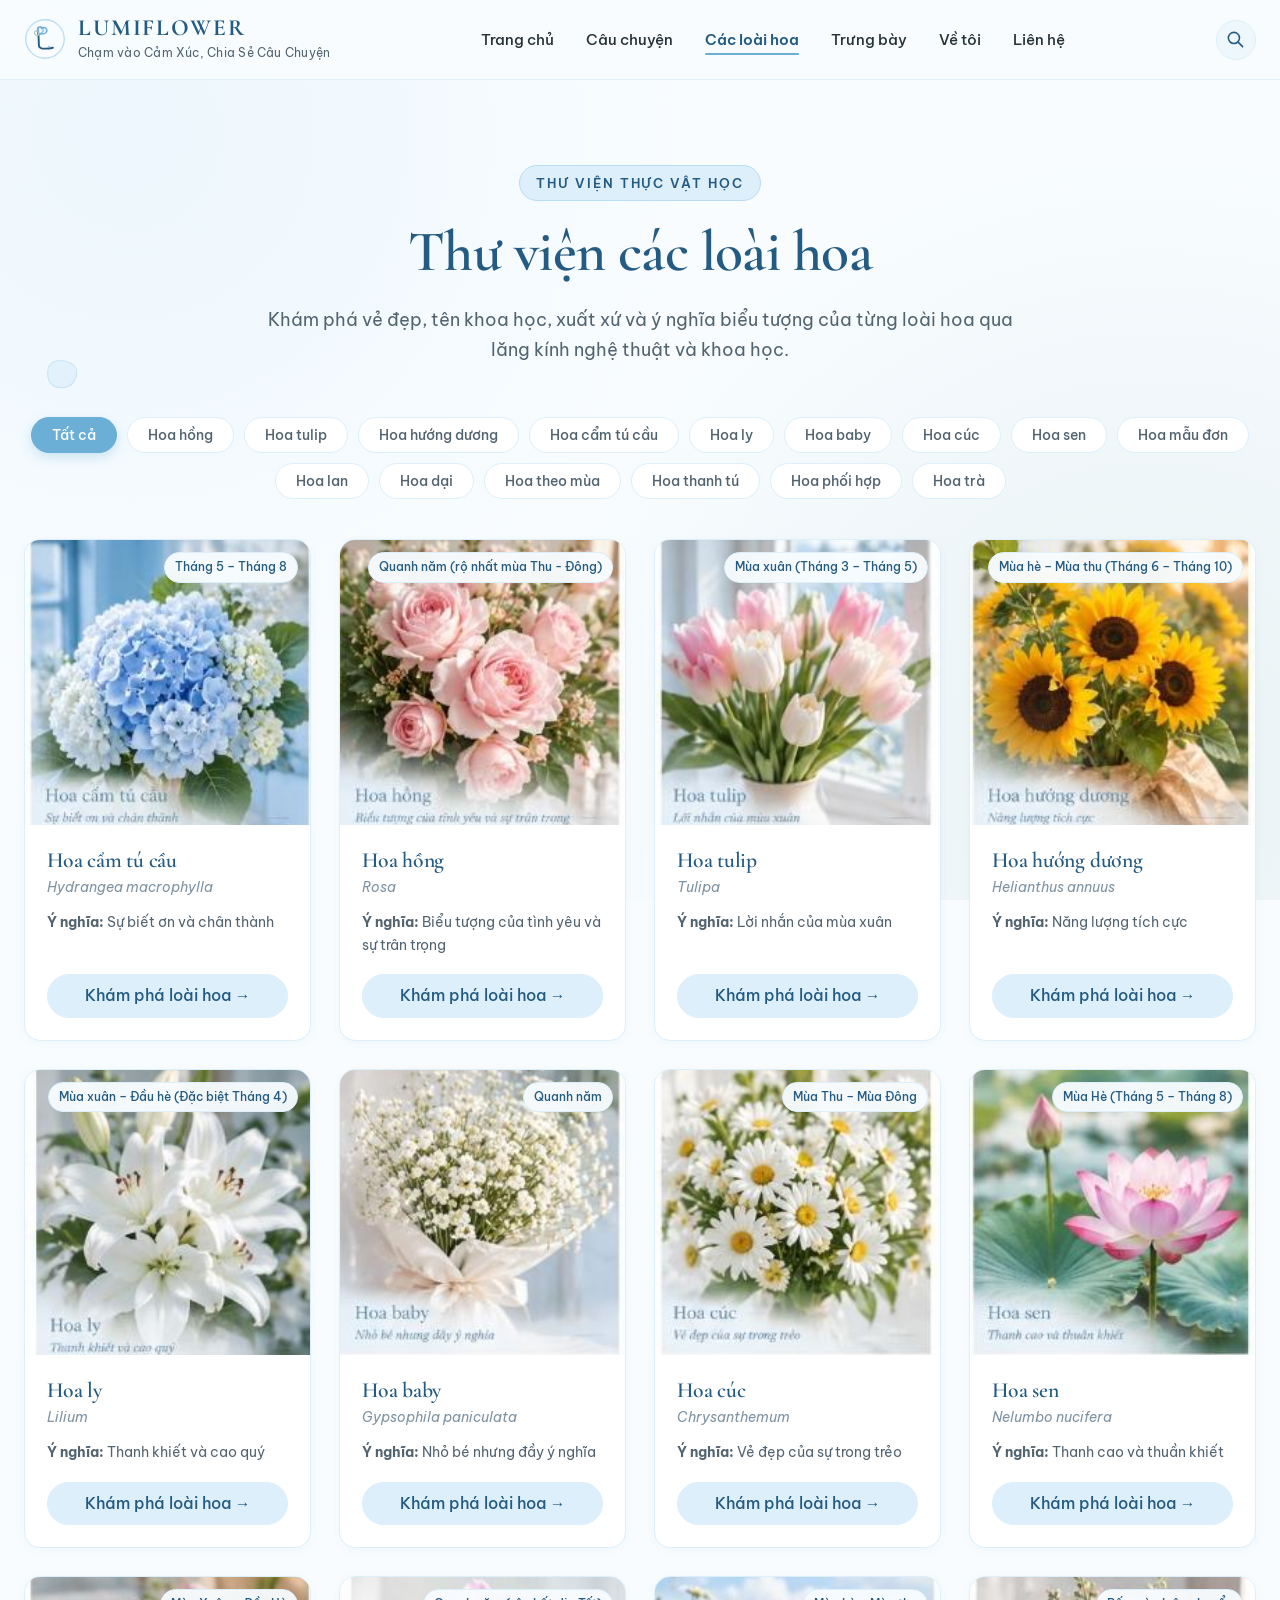
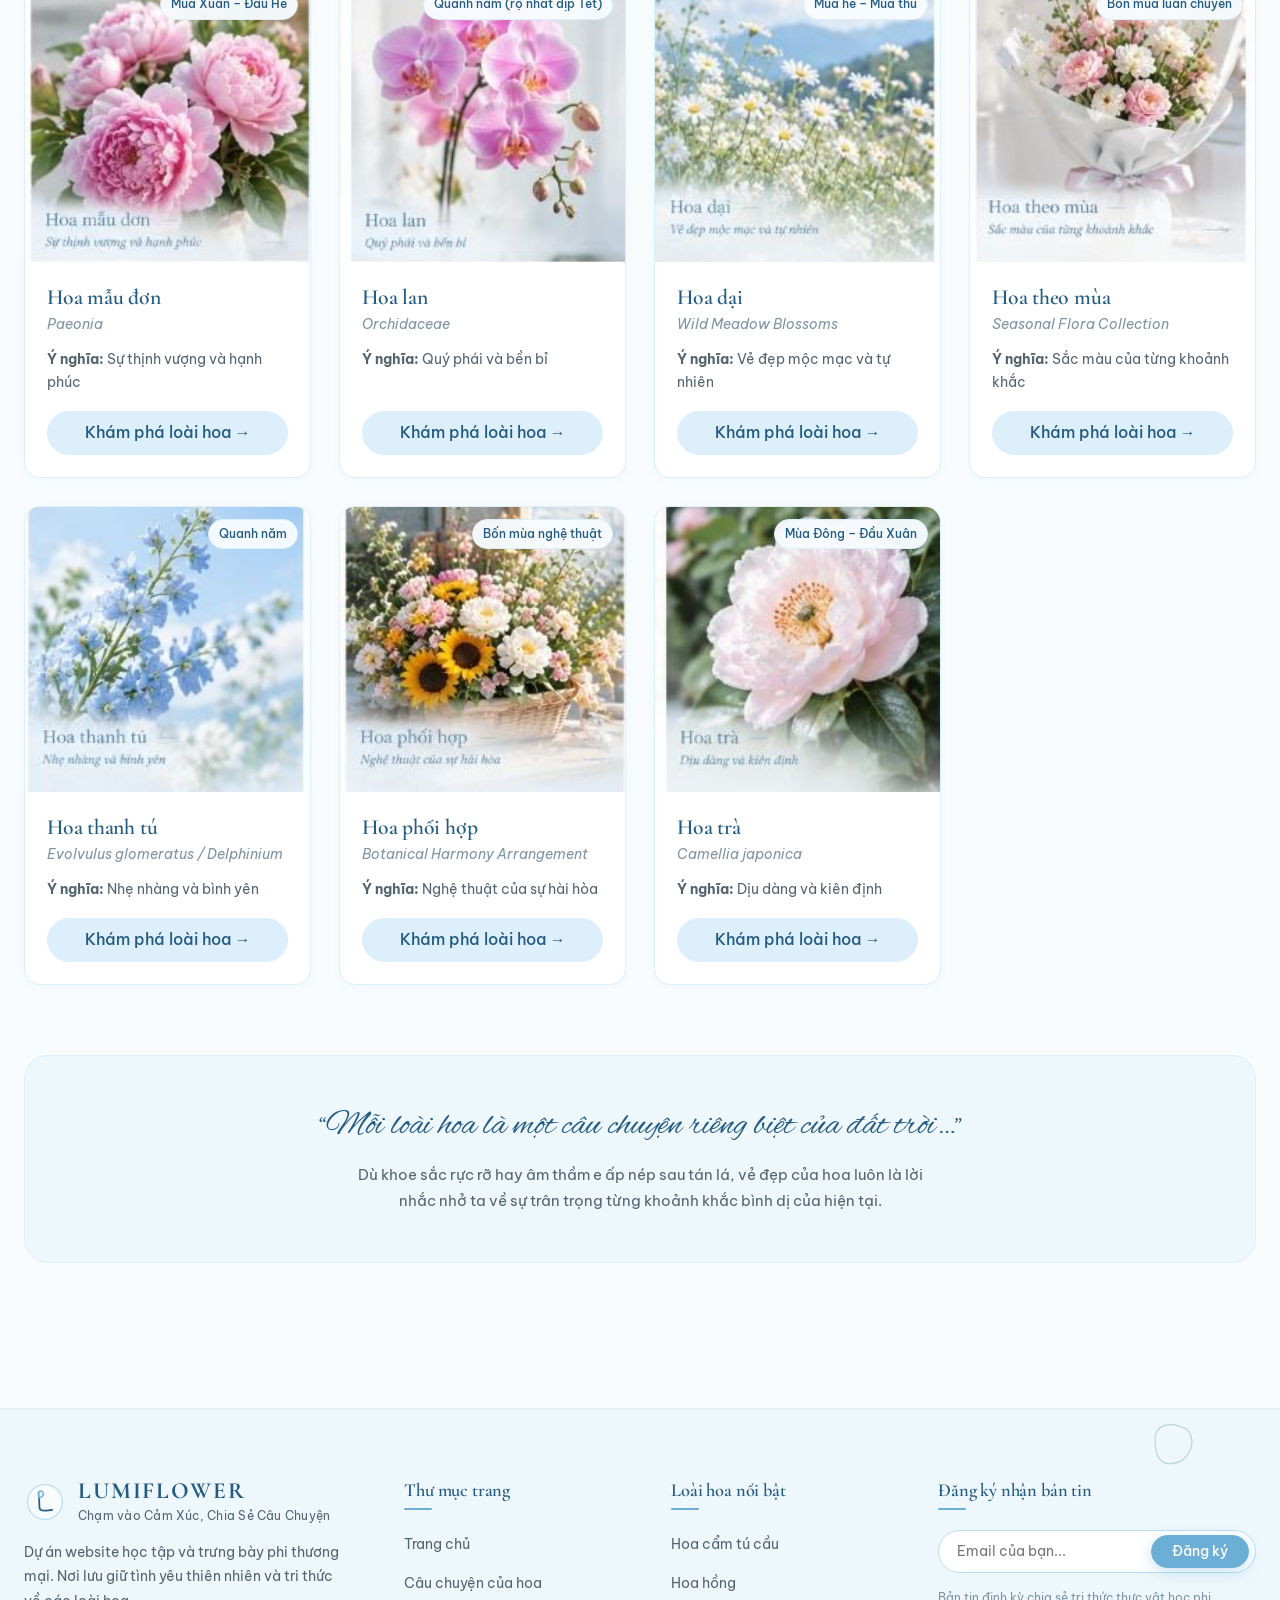
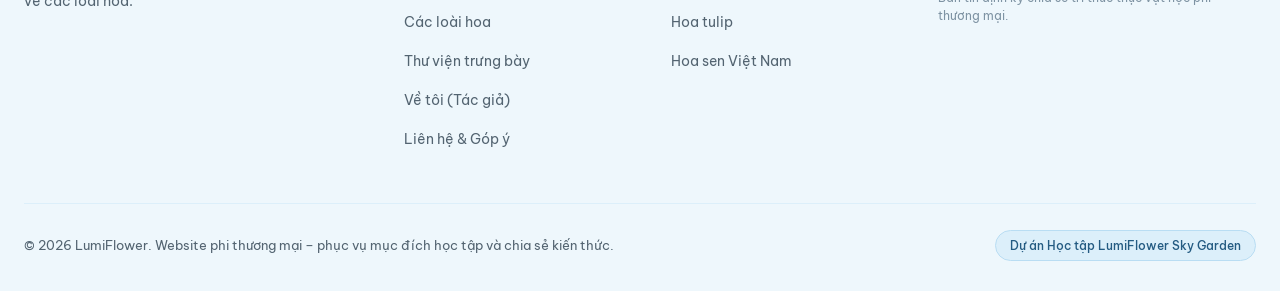
<file: cac-loai-hoa.html>
<!DOCTYPE html>
<html lang="vi">
<head>
  <meta charset="UTF-8">
  <meta name="viewport" content="width=device-width, initial-scale=1.0">
  <title>Khám phá các loài hoa – Thư viện thực vật LumiFlower</title>
  <meta name="description" content="Thư viện các loài hoa phi thương mại: Khám phá tên khoa học, cấu tạo, ý nghĩa và câu chuyện đằng sau mỗi đóa hoa.">
  <link rel="icon" type="image/svg+xml" href="assets/icons/favicon.svg">
  
  <link rel="preconnect" href="https://fonts.googleapis.com">
  <link rel="preconnect" href="https://fonts.gstatic.com" crossorigin>
  <link href="https://fonts.googleapis.com/css2?family=Alex+Brush&family=Be+Vietnam+Pro:ital,wght@0,300;0,400;0,500;0,600;0,700;1,300;1,400;1,500&family=Cormorant+Garamond:ital,wght@0,400;0,500;0,600;0,700;1,400;1,600&family=Playfair+Display:ital,wght@0,400;0,500;0,600;0,700;1,400&display=swap" rel="stylesheet">
  
  <link rel="stylesheet" href="css/style.css">
</head>
<body>

  <!-- Floating Botanical Petals -->
  <svg class="floating-petal floating-petal-1" viewBox="0 0 50 50" fill="none">
    <path d="M10 25 C10 10, 25 10, 35 15 C45 20, 40 38, 28 40 C16 42, 10 35, 10 25 Z" fill="#DCEFFA" stroke="#B9DDF3" stroke-width="1.2" />
  </svg>
  <svg class="floating-petal floating-petal-2" viewBox="0 0 60 60" fill="none">
    <path d="M15 30 C15 15, 30 12, 45 20 C55 30, 48 50, 32 52 C18 54, 15 42, 15 30 Z" fill="#EEF7FC" stroke="#A8C8C5" stroke-width="1.2" />
  </svg>

  <!-- HEADER -->
  <header class="site-header">
    <div class="container nav-container">
      <a href="index.html" class="brand-logo" aria-label="LumiFlower Trang Chủ">
        <div class="brand-logo-icon">
          <svg viewBox="0 0 48 48" width="42" height="42" fill="none">
            <circle cx="24" cy="24" r="22" fill="#F8FCFF" stroke="#B9DDF3" stroke-width="1.5" />
            <path d="M16 12 C16 12, 17 26, 17 31 C17 34, 19 35, 24 35 C28 35, 31 34.5, 33 34" stroke="#245B82" stroke-width="2.2" stroke-linecap="round"/>
            <path d="M16 16 C14 10, 20 8, 22 13 C23 15, 20 18, 16 19" stroke="#6BAED6" stroke-width="1.8" stroke-linecap="round" fill="#EEF7FC" fill-opacity="0.6"/>
            <path d="M20 12 C24 9, 28 13, 25 17 C23 19, 19 18, 17 18" stroke="#6BAED6" stroke-width="1.6" stroke-linecap="round" fill="#DCEFFA" fill-opacity="0.4"/>
            <path d="M15 15 C11 14, 11 18, 14 20 C16 21, 17 19, 17 17" stroke="#A8C8C5" stroke-width="1.4" stroke-linecap="round"/>
            <circle cx="28.5" cy="32.5" r="0.8" fill="#6BAED6"/>
          </svg>
        </div>
        <div class="brand-logo-text">
          <span class="brand-title">LUMIFLOWER</span>
          <span class="brand-tagline">Chạm vào Cảm Xúc, Chia Sẻ Câu Chuyện</span>
        </div>
      </a>

      <nav aria-label="Menu chính">
        <ul class="nav-menu">
          <li><a href="index.html" class="nav-link">Trang chủ</a></li>
          <li><a href="cau-chuyen.html" class="nav-link">Câu chuyện</a></li>
          <li><a href="cac-loai-hoa.html" class="nav-link active">Các loài hoa</a></li>
          <li><a href="trung-bay.html" class="nav-link">Trưng bày</a></li>
          <li><a href="ve-toi.html" class="nav-link">Về tôi</a></li>
          <li><a href="lien-he.html" class="nav-link">Liên hệ</a></li>
        </ul>
      </nav>

      <div class="header-actions">
        <button class="icon-btn trigger-search" aria-label="Tìm kiếm">
          <svg fill="none" stroke="currentColor" viewBox="0 0 24 24">
            <path stroke-linecap="round" stroke-linejoin="round" stroke-width="2" d="M21 21l-6-6m2-5a7 7 0 11-14 0 7 7 0 0114 0z"></path>
          </svg>
        </button>
        <button class="icon-btn btn-hamburger" aria-label="Mở menu">
          <svg fill="none" stroke="currentColor" viewBox="0 0 24 24">
            <path stroke-linecap="round" stroke-linejoin="round" stroke-width="2" d="M4 6h16M4 12h16M4 18h16"></path>
          </svg>
        </button>
      </div>
    </div>
  </header>

  <!-- MOBILE DRAWER -->
  <aside class="mobile-nav-drawer" aria-label="Menu di động">
    <div class="mobile-drawer-header">
      <div class="brand-logo"><span class="brand-title">LUMIFLOWER</span></div>
      <button class="icon-btn mobile-drawer-close" aria-label="Đóng menu">✕</button>
    </div>
    <ul class="mobile-nav-links">
      <li><a href="index.html" class="mobile-nav-link">Trang chủ</a></li>
      <li><a href="cau-chuyen.html" class="mobile-nav-link">Câu chuyện</a></li>
      <li><a href="cac-loai-hoa.html" class="mobile-nav-link active">Các loài hoa</a></li>
      <li><a href="trung-bay.html" class="mobile-nav-link">Trưng bày</a></li>
      <li><a href="ve-toi.html" class="mobile-nav-link">Về tôi</a></li>
      <li><a href="lien-he.html" class="mobile-nav-link">Liên hệ</a></li>
    </ul>
  </aside>

  <div class="backdrop-overlay"></div>

  <!-- SEARCH MODAL -->
  <div class="search-modal" role="dialog" aria-modal="true" aria-label="Tìm kiếm">
    <div style="display: flex; justify-content: space-between; align-items: center; margin-bottom: 18px;">
      <h4 style="color: var(--deep-blue); font-size: 1.25rem;">Tìm kiếm trong LumiFlower</h4>
      <button class="icon-btn search-modal-close" aria-label="Đóng">✕</button>
    </div>
    <div class="search-input-wrap">
      <svg width="20" height="20" fill="none" stroke="currentColor" viewBox="0 0 24 24" style="color: var(--primary-blue);">
        <path stroke-linecap="round" stroke-linejoin="round" stroke-width="2" d="M21 21l-6-6m2-5a7 7 0 11-14 0 7 7 0 0114 0z"></path>
      </svg>
      <input type="text" id="searchInput" placeholder="Tìm kiếm loài hoa, ý nghĩa hoặc câu chuyện..." autocomplete="off">
    </div>
    <div class="search-results-list" id="searchResults"></div>
  </div>

  <main class="section">
    <div class="container">
      <!-- Section Header -->
      <div class="section-header">
        <div class="section-badge">Thư viện thực vật học</div>
        <h1 class="section-title">Thư viện các loài hoa</h1>
        <p class="section-subtitle">
          Khám phá vẻ đẹp, tên khoa học, xuất xứ và ý nghĩa biểu tượng của từng loài hoa qua lăng kính nghệ thuật và khoa học.
        </p>
      </div>

      <!-- FILTER TABS -->
      <div class="filter-tabs-wrap">
        <button class="filter-tab flower-filter-tab active" data-category="all">Tất cả</button>
        <button class="filter-tab flower-filter-tab" data-category="hoa-hong">Hoa hồng</button>
        <button class="filter-tab flower-filter-tab" data-category="hoa-tulip">Hoa tulip</button>
        <button class="filter-tab flower-filter-tab" data-category="hoa-huong-duong">Hoa hướng dương</button>
        <button class="filter-tab flower-filter-tab" data-category="cam-tu-cau">Hoa cẩm tú cầu</button>
        <button class="filter-tab flower-filter-tab" data-category="hoa-ly">Hoa ly</button>
        <button class="filter-tab flower-filter-tab" data-category="hoa-baby">Hoa baby</button>
        <button class="filter-tab flower-filter-tab" data-category="hoa-cuc">Hoa cúc</button>
        <button class="filter-tab flower-filter-tab" data-category="hoa-sen">Hoa sen</button>
        <button class="filter-tab flower-filter-tab" data-category="hoa-mau-don">Hoa mẫu đơn</button>
        <button class="filter-tab flower-filter-tab" data-category="hoa-lan">Hoa lan</button>
        <button class="filter-tab flower-filter-tab" data-category="hoa-dai">Hoa dại</button>
        <button class="filter-tab flower-filter-tab" data-category="hoa-theo-mua">Hoa theo mùa</button>
        <button class="filter-tab flower-filter-tab" data-category="hoa-thanh-tu">Hoa thanh tú</button>
        <button class="filter-tab flower-filter-tab" data-category="hoa-phoi-hop">Hoa phối hợp</button>
        <button class="filter-tab flower-filter-tab" data-category="hoa-tra">Hoa trà</button>
      </div>

      <!-- FLOWER CARDS GRID -->
      <div class="flower-library-grid" id="flowerLibraryGrid">
        <!-- Render động từ flower-data.js qua hàm initFlowerFilter() -->
      </div>

      <!-- QUOTE BANNER -->
      <div style="margin-top: 70px; text-align: center; padding: 48px 30px; background: var(--ice-blue); border: 1px solid var(--border-light); border-radius: var(--radius-lg);">
        <p class="quote-script" style="font-size: 2.2rem; margin-bottom: 12px; color: var(--deep-blue);">
          “Mỗi loài hoa là một câu chuyện riêng biệt của đất trời…”
        </p>
        <p style="font-size: 0.95rem; color: var(--text-muted); max-width: 600px; margin: 0 auto;">
          Dù khoe sắc rực rỡ hay âm thầm e ấp nép sau tán lá, vẻ đẹp của hoa luôn là lời nhắc nhở ta về sự trân trọng từng khoảnh khắc bình dị của hiện tại.
        </p>
      </div>
    </div>
  </main>

  <!-- FOOTER -->
  <footer class="site-footer">
    <div class="container">
      <div class="footer-grid">
        <div class="footer-brand">
          <a href="index.html" class="brand-logo">
            <div class="brand-logo-icon">
              <svg viewBox="0 0 48 48" width="38" height="38" fill="none">
                <circle cx="24" cy="24" r="22" fill="#F8FCFF" stroke="#B9DDF3" stroke-width="1.5" />
                <path d="M16 12 C16 12, 17 26, 17 31 C17 34, 19 35, 24 35 C28 35, 31 34.5, 33 34" stroke="#245B82" stroke-width="2.2" stroke-linecap="round"/>
                <path d="M16 16 C14 10, 20 8, 22 13 C23 15, 20 18, 16 19" stroke="#6BAED6" stroke-width="1.8" stroke-linecap="round" fill="#EEF7FC" fill-opacity="0.6"/>
              </svg>
            </div>
            <div class="brand-logo-text">
              <span class="brand-title">LUMIFLOWER</span>
              <span class="brand-tagline">Chạm vào Cảm Xúc, Chia Sẻ Câu Chuyện</span>
            </div>
          </a>
          <p>Dự án website học tập và trưng bày phi thương mại. Nơi lưu giữ tình yêu thiên nhiên và tri thức về các loài hoa.</p>
        </div>

        <div>
          <h4 class="footer-col-title">Thư mục trang</h4>
          <ul class="footer-links">
            <li><a href="index.html">Trang chủ</a></li>
            <li><a href="cau-chuyen.html">Câu chuyện của hoa</a></li>
            <li><a href="cac-loai-hoa.html">Các loài hoa</a></li>
            <li><a href="trung-bay.html">Thư viện trưng bày</a></li>
            <li><a href="ve-toi.html">Về tôi (Tác giả)</a></li>
            <li><a href="lien-he.html">Liên hệ & Góp ý</a></li>
          </ul>
        </div>

        <div>
          <h4 class="footer-col-title">Loài hoa nổi bật</h4>
          <ul class="footer-links">
            <li><a href="chi-tiet-hoa.html?id=cam-tu-cau">Hoa cẩm tú cầu</a></li>
            <li><a href="chi-tiet-hoa.html?id=hoa-hong">Hoa hồng</a></li>
            <li><a href="chi-tiet-hoa.html?id=hoa-tulip">Hoa tulip</a></li>
            <li><a href="chi-tiet-hoa.html?id=hoa-sen">Hoa sen Việt Nam</a></li>
          </ul>
        </div>

        <div>
          <h4 class="footer-col-title">Đăng ký nhận bản tin</h4>
          <form class="newsletter-form">
            <div class="newsletter-input-wrap">
              <input type="email" placeholder="Email của bạn..." required>
              <button type="submit" class="btn btn-primary" style="padding: 9px 20px; font-size: 0.85rem;">Đăng ký</button>
            </div>
            <span class="footer-newsletter-note">Bản tin định kỳ chia sẻ tri thức thực vật học phi thương mại.</span>
          </form>
        </div>
      </div>

      <div class="footer-bottom">
        <div>© 2026 LumiFlower. Website phi thương mại – phục vụ mục đích học tập và chia sẻ kiến thức.</div>
        <div class="footer-noncommercial-pill">Dự án Học tập LumiFlower Sky Garden</div>
      </div>
    </div>
  </footer>

  <script src="js/flower-data.js"></script>
  <script src="js/main.js"></script>
</body>
</html>
</file>
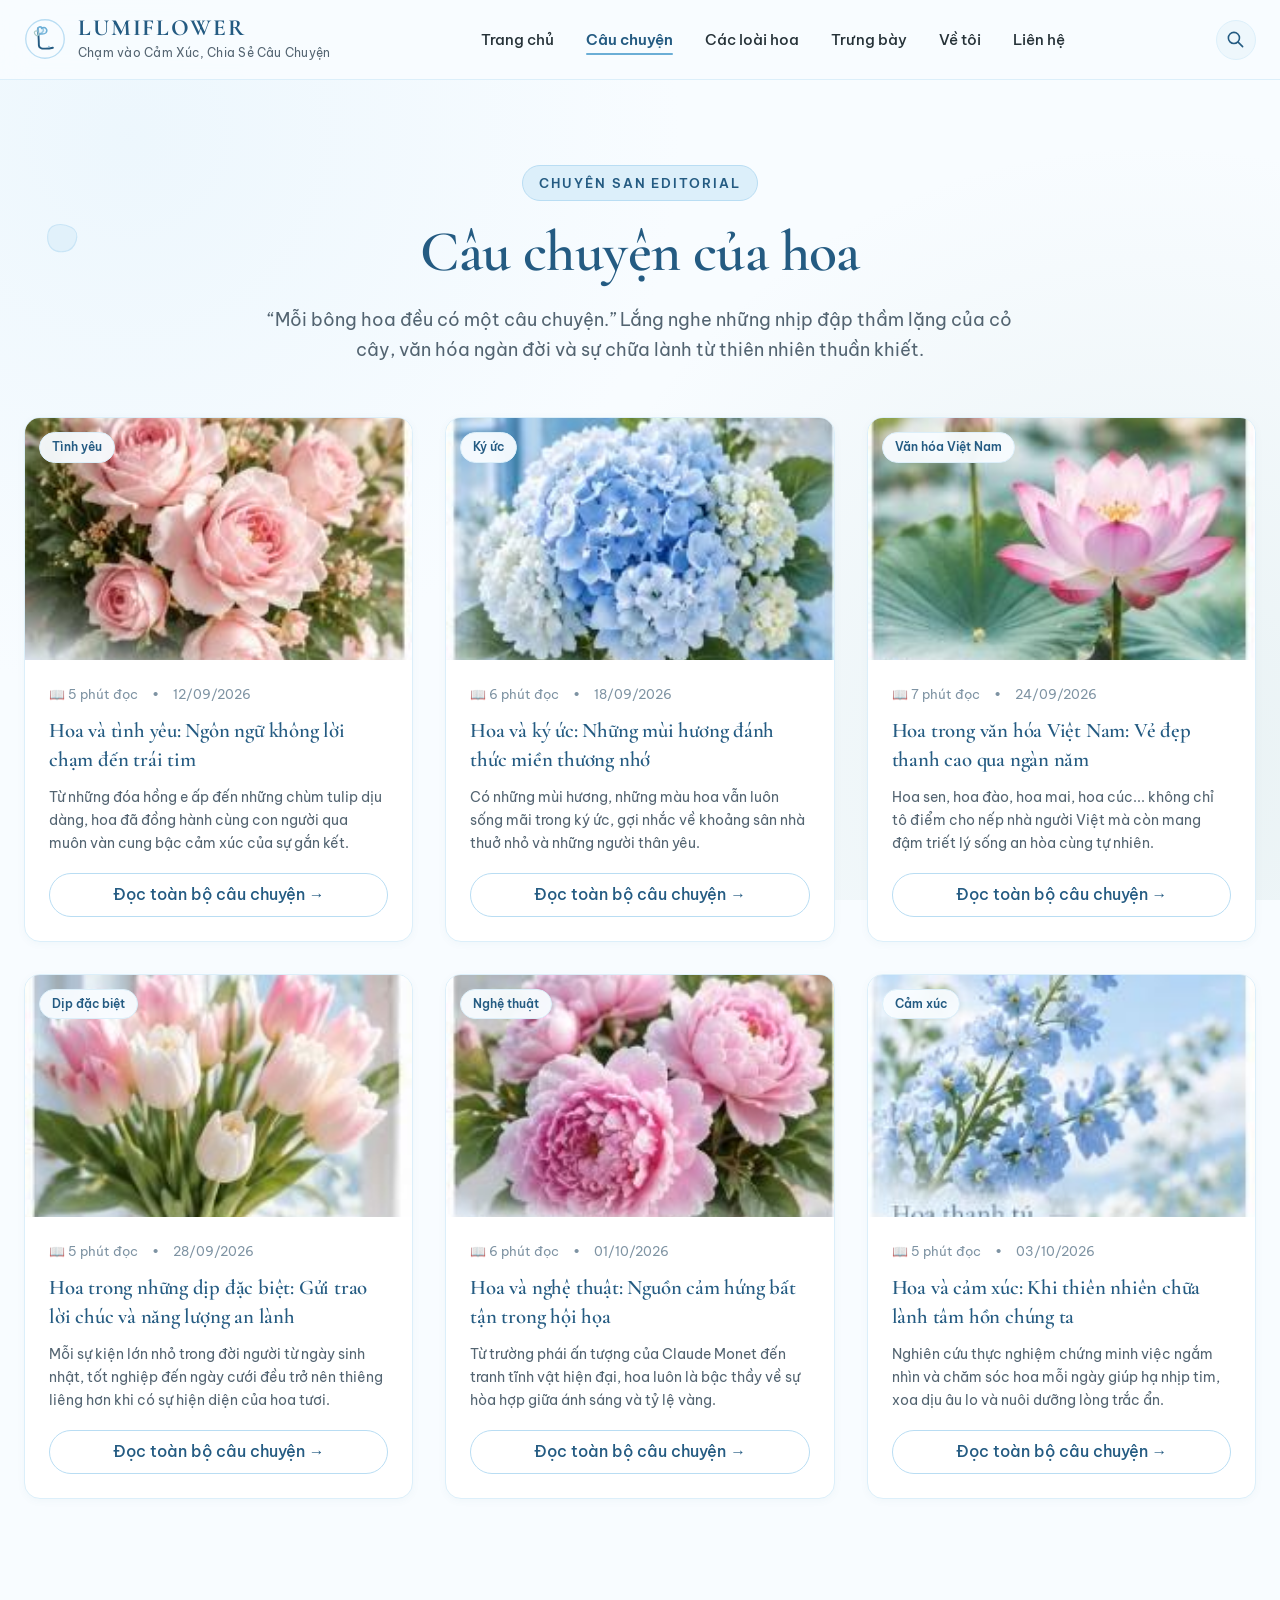
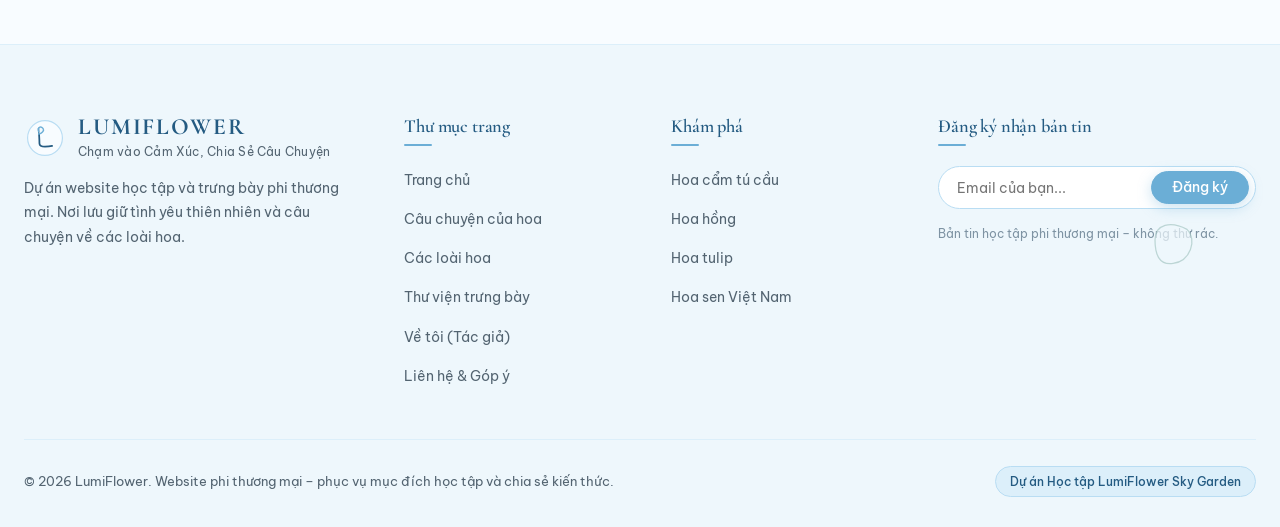
<file: cau-chuyen.html>
<!DOCTYPE html>
<html lang="vi">
<head>
  <meta charset="UTF-8">
  <meta name="viewport" content="width=device-width, initial-scale=1.0">
  <title>Câu chuyện của hoa – LumiFlower Editorial Magazine</title>
  <meta name="description" content="Chuyên san văn hóa và cảm xúc về các loài hoa: Hoa và tình yêu, hoa và ký ức, hoa trong văn hóa Việt Nam và nghệ thuật chữa lành.">
  <link rel="icon" type="image/svg+xml" href="assets/icons/favicon.svg">
  
  <link rel="preconnect" href="https://fonts.googleapis.com">
  <link rel="preconnect" href="https://fonts.gstatic.com" crossorigin>
  <link href="https://fonts.googleapis.com/css2?family=Alex+Brush&family=Be+Vietnam+Pro:ital,wght@0,300;0,400;0,500;0,600;0,700;1,300;1,400;1,500&family=Cormorant+Garamond:ital,wght@0,400;0,500;0,600;0,700;1,400;1,600&family=Playfair+Display:ital,wght@0,400;0,500;0,600;0,700;1,400&display=swap" rel="stylesheet">
  
  <link rel="stylesheet" href="css/style.css">
</head>
<body>

  <!-- Floating Botanical Petals -->
  <svg class="floating-petal floating-petal-1" viewBox="0 0 50 50" fill="none">
    <path d="M10 25 C10 10, 25 10, 35 15 C45 20, 40 38, 28 40 C16 42, 10 35, 10 25 Z" fill="#DCEFFA" stroke="#B9DDF3" stroke-width="1.2" />
  </svg>
  <svg class="floating-petal floating-petal-2" viewBox="0 0 60 60" fill="none">
    <path d="M15 30 C15 15, 30 12, 45 20 C55 30, 48 50, 32 52 C18 54, 15 42, 15 30 Z" fill="#EEF7FC" stroke="#A8C8C5" stroke-width="1.2" />
  </svg>

  <!-- HEADER -->
  <header class="site-header">
    <div class="container nav-container">
      <a href="index.html" class="brand-logo" aria-label="LumiFlower Trang Chủ">
        <div class="brand-logo-icon">
          <svg viewBox="0 0 48 48" width="42" height="42" fill="none">
            <circle cx="24" cy="24" r="22" fill="#F8FCFF" stroke="#B9DDF3" stroke-width="1.5" />
            <path d="M16 12 C16 12, 17 26, 17 31 C17 34, 19 35, 24 35 C28 35, 31 34.5, 33 34" stroke="#245B82" stroke-width="2.2" stroke-linecap="round"/>
            <path d="M16 16 C14 10, 20 8, 22 13 C23 15, 20 18, 16 19" stroke="#6BAED6" stroke-width="1.8" stroke-linecap="round" fill="#EEF7FC" fill-opacity="0.6"/>
            <path d="M20 12 C24 9, 28 13, 25 17 C23 19, 19 18, 17 18" stroke="#6BAED6" stroke-width="1.6" stroke-linecap="round" fill="#DCEFFA" fill-opacity="0.4"/>
            <path d="M15 15 C11 14, 11 18, 14 20 C16 21, 17 19, 17 17" stroke="#A8C8C5" stroke-width="1.4" stroke-linecap="round"/>
            <circle cx="28.5" cy="32.5" r="0.8" fill="#6BAED6"/>
          </svg>
        </div>
        <div class="brand-logo-text">
          <span class="brand-title">LUMIFLOWER</span>
          <span class="brand-tagline">Chạm vào Cảm Xúc, Chia Sẻ Câu Chuyện</span>
        </div>
      </a>

      <nav aria-label="Menu chính">
        <ul class="nav-menu">
          <li><a href="index.html" class="nav-link">Trang chủ</a></li>
          <li><a href="cau-chuyen.html" class="nav-link active">Câu chuyện</a></li>
          <li><a href="cac-loai-hoa.html" class="nav-link">Các loài hoa</a></li>
          <li><a href="trung-bay.html" class="nav-link">Trưng bày</a></li>
          <li><a href="ve-toi.html" class="nav-link">Về tôi</a></li>
          <li><a href="lien-he.html" class="nav-link">Liên hệ</a></li>
        </ul>
      </nav>

      <div class="header-actions">
        <button class="icon-btn trigger-search" aria-label="Tìm kiếm">
          <svg fill="none" stroke="currentColor" viewBox="0 0 24 24">
            <path stroke-linecap="round" stroke-linejoin="round" stroke-width="2" d="M21 21l-6-6m2-5a7 7 0 11-14 0 7 7 0 0114 0z"></path>
          </svg>
        </button>
        <button class="icon-btn btn-hamburger" aria-label="Mở menu">
          <svg fill="none" stroke="currentColor" viewBox="0 0 24 24">
            <path stroke-linecap="round" stroke-linejoin="round" stroke-width="2" d="M4 6h16M4 12h16M4 18h16"></path>
          </svg>
        </button>
      </div>
    </div>
  </header>

  <!-- MOBILE DRAWER -->
  <aside class="mobile-nav-drawer" aria-label="Menu di động">
    <div class="mobile-drawer-header">
      <div class="brand-logo"><span class="brand-title">LUMIFLOWER</span></div>
      <button class="icon-btn mobile-drawer-close" aria-label="Đóng menu">✕</button>
    </div>
    <ul class="mobile-nav-links">
      <li><a href="index.html" class="mobile-nav-link">Trang chủ</a></li>
      <li><a href="cau-chuyen.html" class="mobile-nav-link active">Câu chuyện</a></li>
      <li><a href="cac-loai-hoa.html" class="mobile-nav-link">Các loài hoa</a></li>
      <li><a href="trung-bay.html" class="mobile-nav-link">Trưng bày</a></li>
      <li><a href="ve-toi.html" class="mobile-nav-link">Về tôi</a></li>
      <li><a href="lien-he.html" class="mobile-nav-link">Liên hệ</a></li>
    </ul>
  </aside>

  <div class="backdrop-overlay"></div>

  <!-- SEARCH MODAL -->
  <div class="search-modal" role="dialog" aria-modal="true" aria-label="Tìm kiếm">
    <div style="display: flex; justify-content: space-between; align-items: center; margin-bottom: 18px;">
      <h4 style="color: var(--deep-blue); font-size: 1.25rem;">Tìm kiếm trong LumiFlower</h4>
      <button class="icon-btn search-modal-close" aria-label="Đóng">✕</button>
    </div>
    <div class="search-input-wrap">
      <svg width="20" height="20" fill="none" stroke="currentColor" viewBox="0 0 24 24" style="color: var(--primary-blue);">
        <path stroke-linecap="round" stroke-linejoin="round" stroke-width="2" d="M21 21l-6-6m2-5a7 7 0 11-14 0 7 7 0 0114 0z"></path>
      </svg>
      <input type="text" id="searchInput" placeholder="Tìm kiếm loài hoa, ý nghĩa hoặc câu chuyện..." autocomplete="off">
    </div>
    <div class="search-results-list" id="searchResults"></div>
  </div>

  <main class="section">
    <div class="container">
      <!-- Section Header -->
      <div class="section-header">
        <div class="section-badge">Chuyên san Editorial</div>
        <h1 class="section-title">Câu chuyện của hoa</h1>
        <p class="section-subtitle">
          “Mỗi bông hoa đều có một câu chuyện.” Lắng nghe những nhịp đập thầm lặng của cỏ cây, văn hóa ngàn đời và sự chữa lành từ thiên nhiên thuần khiết.
        </p>
      </div>

      <!-- EDITORIAL MAGAZINE GRID -->
      <div class="blog-grid">
        <!-- 1. Hoa và tình yêu -->
        <article class="blog-card">
          <div class="blog-card-media">
            <img src="assets/images/flowers/hoa-hong.jpg" alt="Hoa và tình yêu" loading="lazy">
            <span class="blog-category-tag">Tình yêu</span>
          </div>
          <div class="blog-card-body">
            <div class="blog-meta">
              <span>📖 5 phút đọc</span> • <span>12/09/2026</span>
            </div>
            <h3 class="blog-title">Hoa và tình yêu: Ngôn ngữ không lời chạm đến trái tim</h3>
            <p class="blog-excerpt">
              Từ những đóa hồng e ấp đến những chùm tulip dịu dàng, hoa đã đồng hành cùng con người qua muôn vàn cung bậc cảm xúc của sự gắn kết.
            </p>
            <button class="btn btn-outline" onclick="openStoryReader('hoa-va-tinh-yeu')" style="width: 100%;">
              Đọc toàn bộ câu chuyện →
            </button>
          </div>
        </article>

        <!-- 2. Hoa và ký ức -->
        <article class="blog-card">
          <div class="blog-card-media">
            <img src="assets/images/flowers/cam-tu-cau.jpg" alt="Hoa và ký ức" loading="lazy">
            <span class="blog-category-tag">Ký ức</span>
          </div>
          <div class="blog-card-body">
            <div class="blog-meta">
              <span>📖 6 phút đọc</span> • <span>18/09/2026</span>
            </div>
            <h3 class="blog-title">Hoa và ký ức: Những mùi hương đánh thức miền thương nhớ</h3>
            <p class="blog-excerpt">
              Có những mùi hương, những màu hoa vẫn luôn sống mãi trong ký ức, gợi nhắc về khoảng sân nhà thuở nhỏ và những người thân yêu.
            </p>
            <button class="btn btn-outline" onclick="openStoryReader('hoa-va-ky-uc')" style="width: 100%;">
              Đọc toàn bộ câu chuyện →
            </button>
          </div>
        </article>

        <!-- 3. Hoa trong văn hóa Việt Nam -->
        <article class="blog-card">
          <div class="blog-card-media">
            <img src="assets/images/flowers/hoa-sen.jpg" alt="Hoa trong văn hóa Việt Nam" loading="lazy">
            <span class="blog-category-tag">Văn hóa Việt Nam</span>
          </div>
          <div class="blog-card-body">
            <div class="blog-meta">
              <span>📖 7 phút đọc</span> • <span>24/09/2026</span>
            </div>
            <h3 class="blog-title">Hoa trong văn hóa Việt Nam: Vẻ đẹp thanh cao qua ngàn năm</h3>
            <p class="blog-excerpt">
              Hoa sen, hoa đào, hoa mai, hoa cúc... không chỉ tô điểm cho nếp nhà người Việt mà còn mang đậm triết lý sống an hòa cùng tự nhiên.
            </p>
            <button class="btn btn-outline" onclick="openStoryReader('hoa-trong-van-hoa-viet')" style="width: 100%;">
              Đọc toàn bộ câu chuyện →
            </button>
          </div>
        </article>

        <!-- 4. Hoa trong những dịp đặc biệt -->
        <article class="blog-card">
          <div class="blog-card-media">
            <img src="assets/images/flowers/hoa-tulip.jpg" alt="Hoa trong những dịp đặc biệt" loading="lazy">
            <span class="blog-category-tag">Dịp đặc biệt</span>
          </div>
          <div class="blog-card-body">
            <div class="blog-meta">
              <span>📖 5 phút đọc</span> • <span>28/09/2026</span>
            </div>
            <h3 class="blog-title">Hoa trong những dịp đặc biệt: Gửi trao lời chúc và năng lượng an lành</h3>
            <p class="blog-excerpt">
              Mỗi sự kiện lớn nhỏ trong đời người từ ngày sinh nhật, tốt nghiệp đến ngày cưới đều trở nên thiêng liêng hơn khi có sự hiện diện của hoa tươi.
            </p>
            <button class="btn btn-outline" onclick="openStoryReader('hoa-trong-nhung-dip-dac-biet')" style="width: 100%;">
              Đọc toàn bộ câu chuyện →
            </button>
          </div>
        </article>

        <!-- 5. Hoa và nghệ thuật -->
        <article class="blog-card">
          <div class="blog-card-media">
            <img src="assets/images/flowers/hoa-mau-don.jpg" alt="Hoa và nghệ thuật" loading="lazy">
            <span class="blog-category-tag">Nghệ thuật</span>
          </div>
          <div class="blog-card-body">
            <div class="blog-meta">
              <span>📖 6 phút đọc</span> • <span>01/10/2026</span>
            </div>
            <h3 class="blog-title">Hoa và nghệ thuật: Nguồn cảm hứng bất tận trong hội họa</h3>
            <p class="blog-excerpt">
              Từ trường phái ấn tượng của Claude Monet đến tranh tĩnh vật hiện đại, hoa luôn là bậc thầy về sự hòa hợp giữa ánh sáng và tỷ lệ vàng.
            </p>
            <button class="btn btn-outline" onclick="openStoryReader('hoa-va-nghe-thuat')" style="width: 100%;">
              Đọc toàn bộ câu chuyện →
            </button>
          </div>
        </article>

        <!-- 6. Hoa và cảm xúc -->
        <article class="blog-card">
          <div class="blog-card-media">
            <img src="assets/images/flowers/hoa-thanh-tu.jpg" alt="Hoa và cảm xúc" loading="lazy">
            <span class="blog-category-tag">Cảm xúc</span>
          </div>
          <div class="blog-card-body">
            <div class="blog-meta">
              <span>📖 5 phút đọc</span> • <span>03/10/2026</span>
            </div>
            <h3 class="blog-title">Hoa và cảm xúc: Khi thiên nhiên chữa lành tâm hồn chúng ta</h3>
            <p class="blog-excerpt">
              Nghiên cứu thực nghiệm chứng minh việc ngắm nhìn và chăm sóc hoa mỗi ngày giúp hạ nhịp tim, xoa dịu âu lo và nuôi dưỡng lòng trắc ẩn.
            </p>
            <button class="btn btn-outline" onclick="openStoryReader('hoa-va-cam-xuc')" style="width: 100%;">
              Đọc toàn bộ câu chuyện →
            </button>
          </div>
        </article>
      </div>
    </div>
  </main>

  <!-- STORY READER MODAL (FULL ARTICLE VIEWER) -->
  <div class="story-reader-modal" role="dialog" aria-modal="true" aria-label="Đọc bài viết">
    <div class="story-reader-header">
      <button class="story-reader-close" aria-label="Đóng bài viết">✕</button>
      <div id="storyReaderMeta" style="font-size: 0.85rem; color: var(--text-light); margin-bottom: 8px;"></div>
      <h2 id="storyReaderTitle" style="color: var(--deep-blue); font-size: 1.85rem; line-height: 1.3;">Tiêu đề câu chuyện</h2>
    </div>
    <div class="story-reader-body" id="storyReaderBody">
      <!-- Nội dung chi tiết hiển thị ở đây -->
    </div>
    <div style="margin-top: 36px; padding-top: 20px; border-top: 1px solid var(--border-light); display: flex; justify-content: space-between; align-items: center; flex-wrap: wrap; gap: 12px;">
      <span style="font-size: 0.85rem; color: var(--text-light);">LumiFlower Sky Garden • Chuyên san phi thương mại</span>
      <button class="btn btn-soft" onclick="document.querySelector('.story-reader-modal').classList.remove('open'); document.querySelector('.backdrop-overlay').classList.remove('open'); document.body.style.overflow='';">
        Đóng bài đọc
      </button>
    </div>
  </div>

  <!-- FOOTER -->
  <footer class="site-footer">
    <div class="container">
      <div class="footer-grid">
        <div class="footer-brand">
          <a href="index.html" class="brand-logo">
            <div class="brand-logo-icon">
              <svg viewBox="0 0 48 48" width="38" height="38" fill="none">
                <circle cx="24" cy="24" r="22" fill="#F8FCFF" stroke="#B9DDF3" stroke-width="1.5" />
                <path d="M16 12 C16 12, 17 26, 17 31 C17 34, 19 35, 24 35 C28 35, 31 34.5, 33 34" stroke="#245B82" stroke-width="2.2" stroke-linecap="round"/>
                <path d="M16 16 C14 10, 20 8, 22 13 C23 15, 20 18, 16 19" stroke="#6BAED6" stroke-width="1.8" stroke-linecap="round" fill="#EEF7FC" fill-opacity="0.6"/>
              </svg>
            </div>
            <div class="brand-logo-text">
              <span class="brand-title">LUMIFLOWER</span>
              <span class="brand-tagline">Chạm vào Cảm Xúc, Chia Sẻ Câu Chuyện</span>
            </div>
          </a>
          <p>Dự án website học tập và trưng bày phi thương mại. Nơi lưu giữ tình yêu thiên nhiên và câu chuyện về các loài hoa.</p>
        </div>

        <div>
          <h4 class="footer-col-title">Thư mục trang</h4>
          <ul class="footer-links">
            <li><a href="index.html">Trang chủ</a></li>
            <li><a href="cau-chuyen.html">Câu chuyện của hoa</a></li>
            <li><a href="cac-loai-hoa.html">Các loài hoa</a></li>
            <li><a href="trung-bay.html">Thư viện trưng bày</a></li>
            <li><a href="ve-toi.html">Về tôi (Tác giả)</a></li>
            <li><a href="lien-he.html">Liên hệ & Góp ý</a></li>
          </ul>
        </div>

        <div>
          <h4 class="footer-col-title">Khám phá</h4>
          <ul class="footer-links">
            <li><a href="chi-tiet-hoa.html?id=cam-tu-cau">Hoa cẩm tú cầu</a></li>
            <li><a href="chi-tiet-hoa.html?id=hoa-hong">Hoa hồng</a></li>
            <li><a href="chi-tiet-hoa.html?id=hoa-tulip">Hoa tulip</a></li>
            <li><a href="chi-tiet-hoa.html?id=hoa-sen">Hoa sen Việt Nam</a></li>
          </ul>
        </div>

        <div>
          <h4 class="footer-col-title">Đăng ký nhận bản tin</h4>
          <form class="newsletter-form">
            <div class="newsletter-input-wrap">
              <input type="email" placeholder="Email của bạn..." required>
              <button type="submit" class="btn btn-primary" style="padding: 9px 20px; font-size: 0.85rem;">Đăng ký</button>
            </div>
            <span class="footer-newsletter-note">Bản tin học tập phi thương mại – không thư rác.</span>
          </form>
        </div>
      </div>

      <div class="footer-bottom">
        <div>© 2026 LumiFlower. Website phi thương mại – phục vụ mục đích học tập và chia sẻ kiến thức.</div>
        <div class="footer-noncommercial-pill">Dự án Học tập LumiFlower Sky Garden</div>
      </div>
    </div>
  </footer>

  <script src="js/flower-data.js"></script>
  <script src="js/main.js"></script>
</body>
</html>
</file>
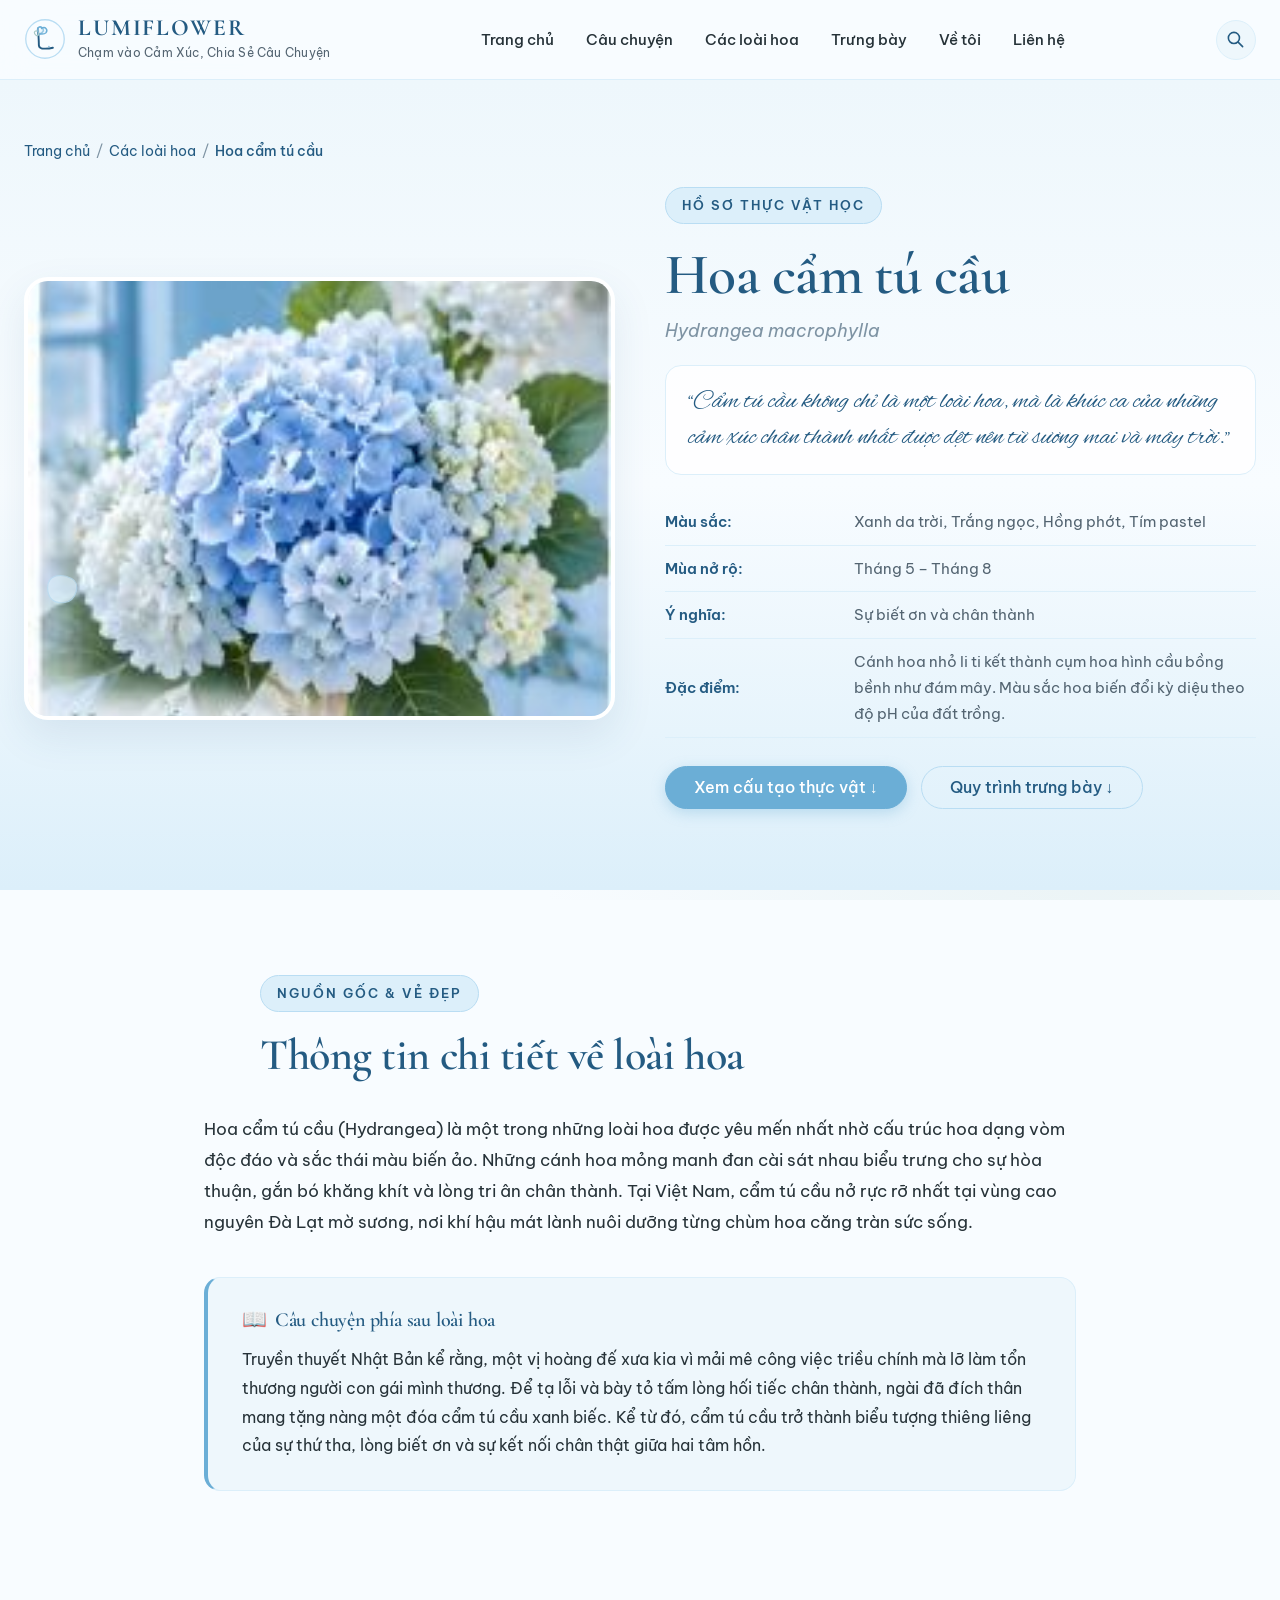
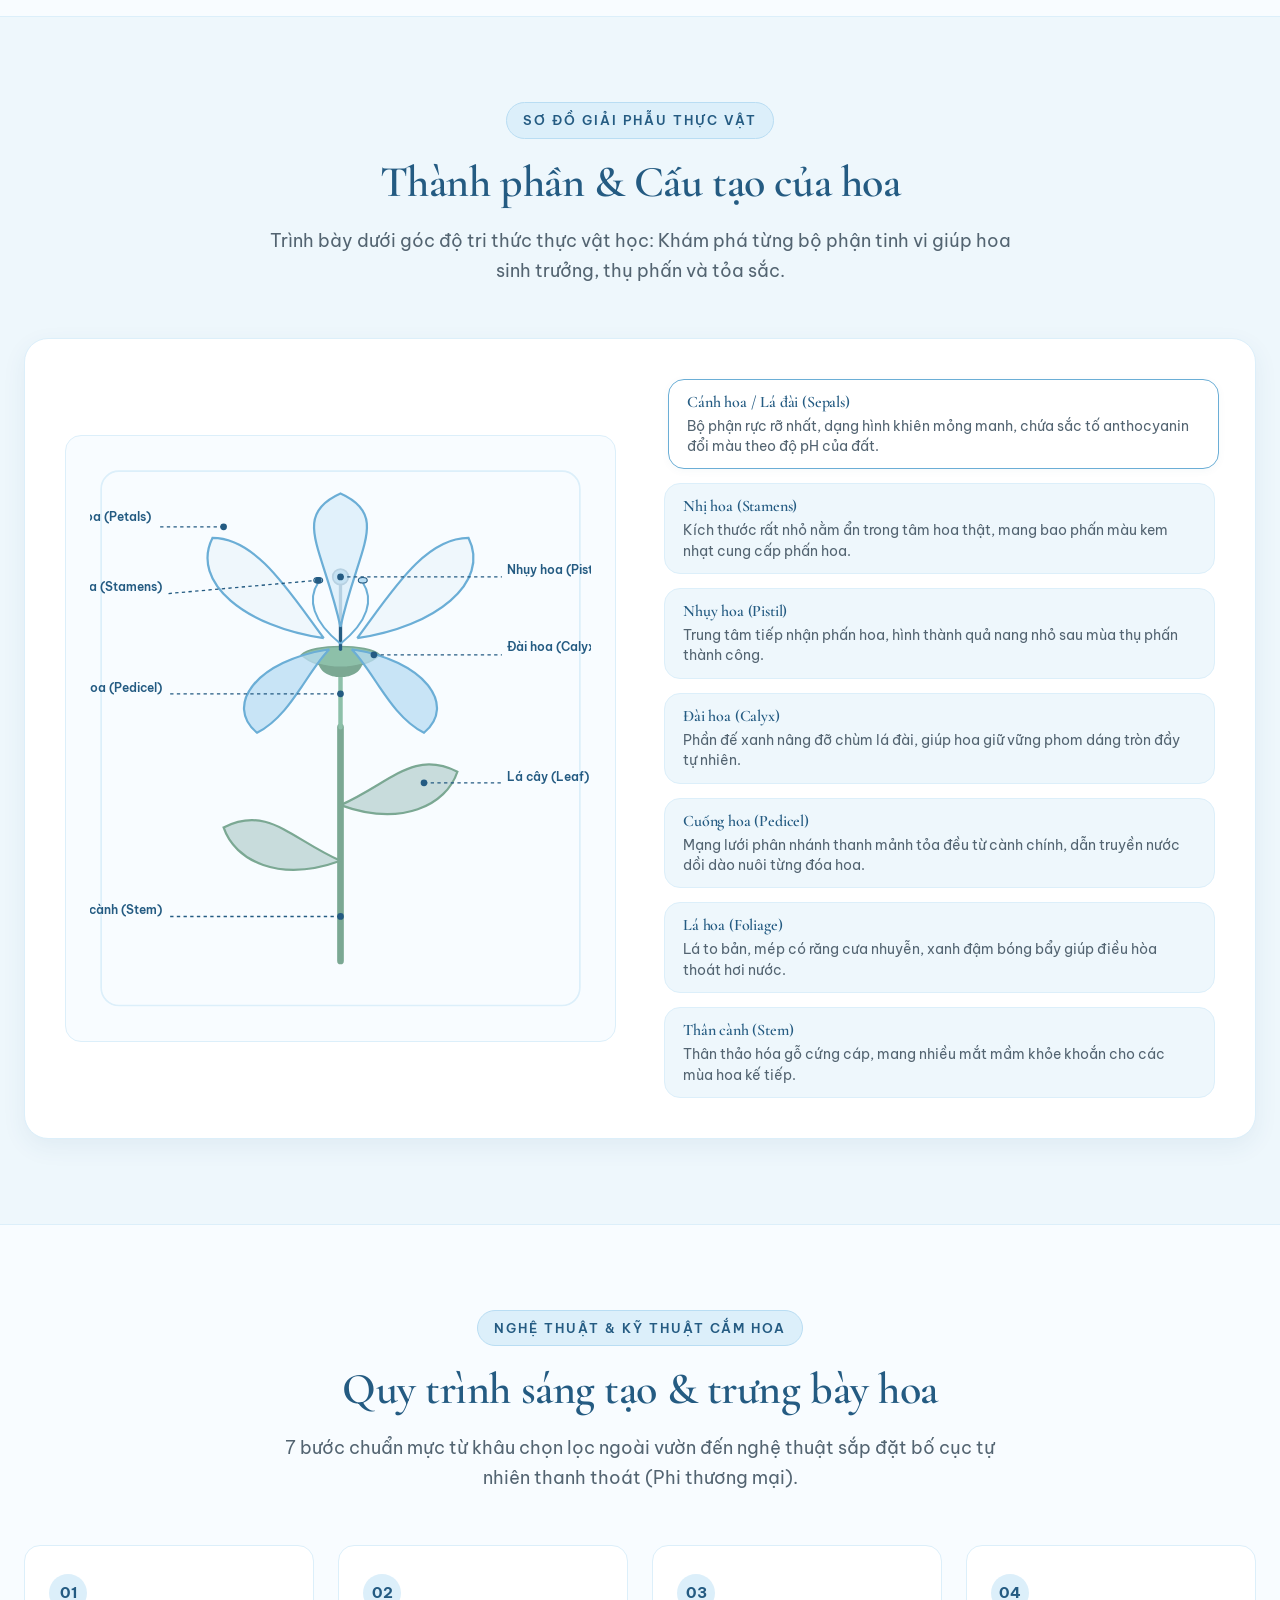
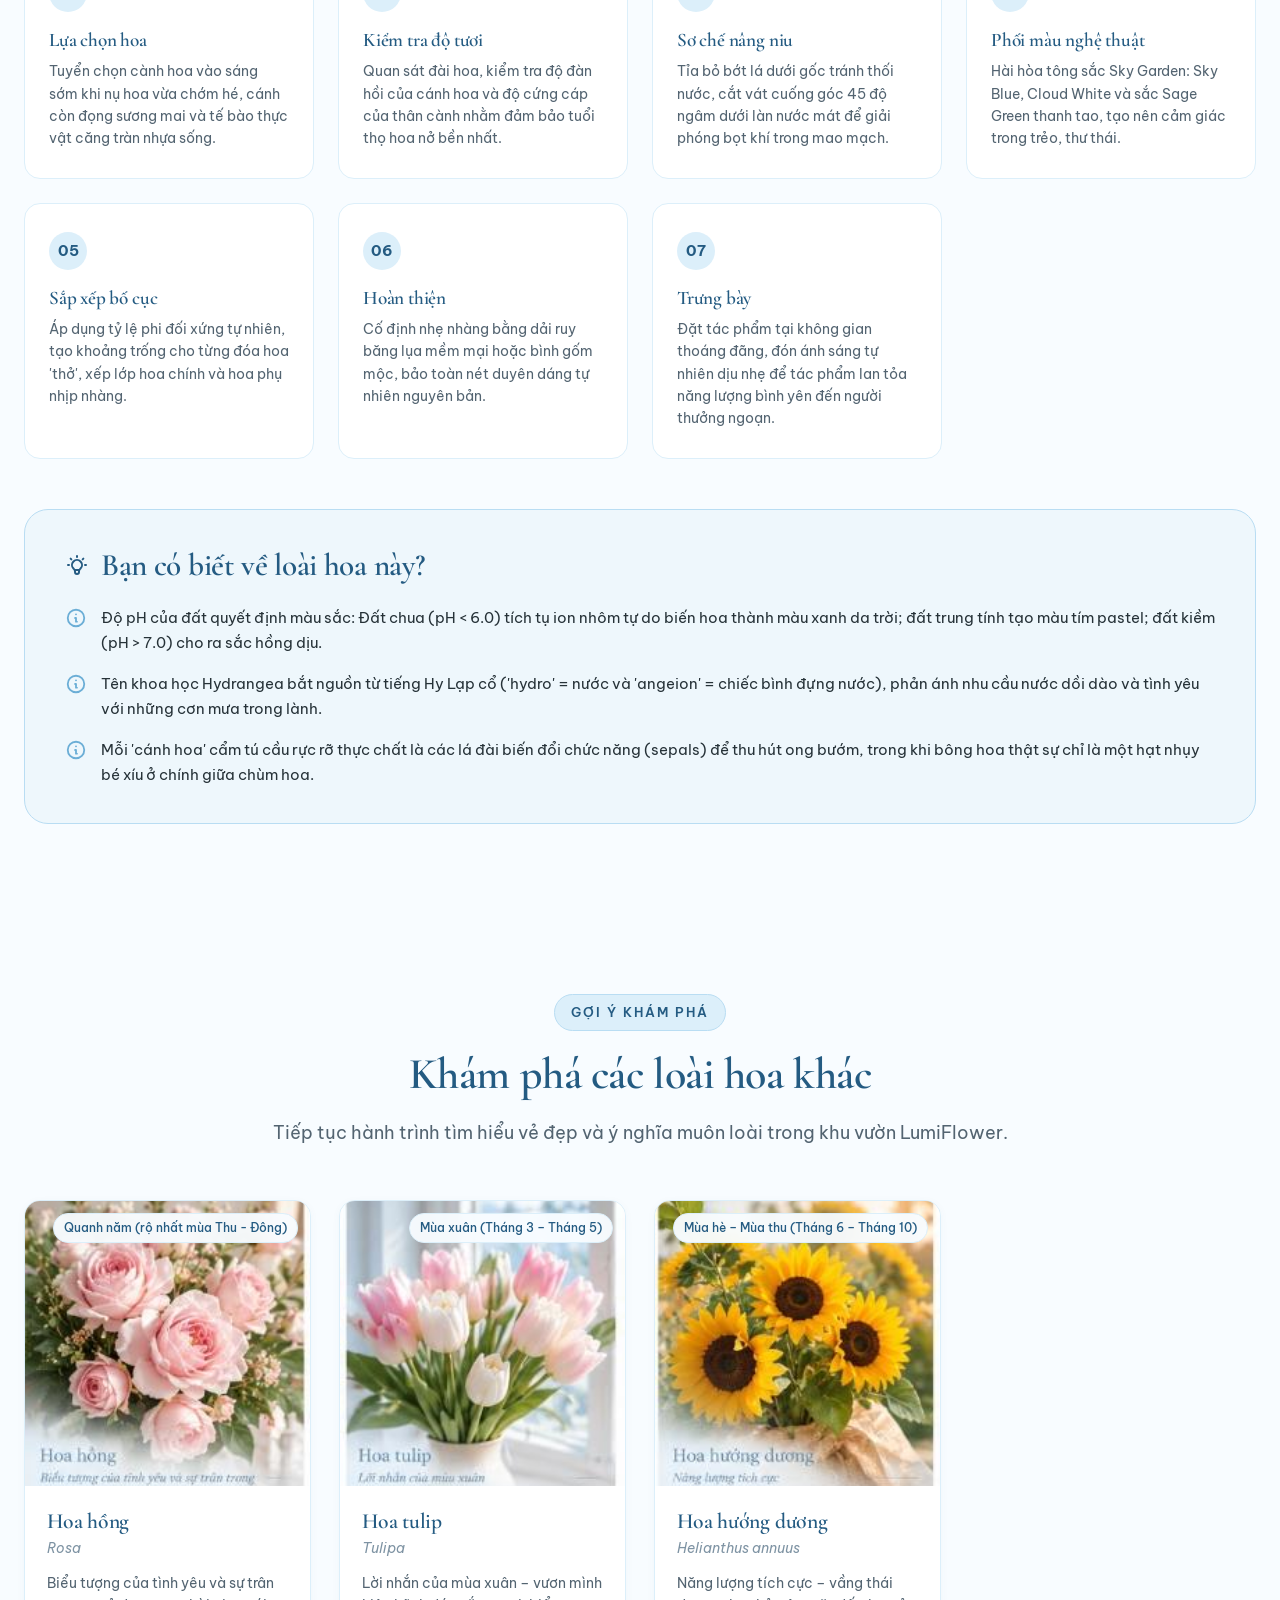
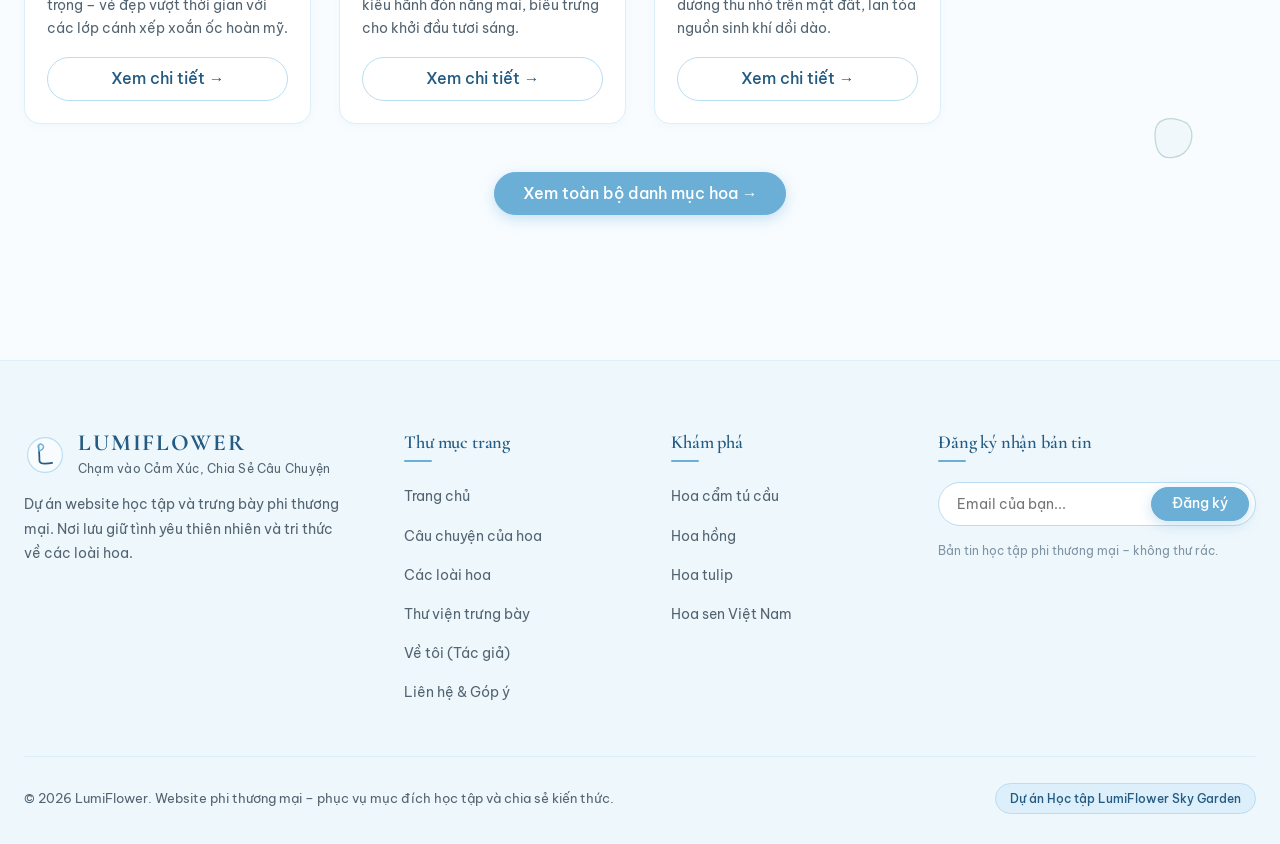
<file: chi-tiet-hoa.html>
<!DOCTYPE html>
<html lang="vi">
<head>
  <meta charset="UTF-8">
  <meta name="viewport" content="width=device-width, initial-scale=1.0">
  <title>Chi tiết loài hoa – LumiFlower</title>
  <meta name="description" content="Khám phá chi tiết cấu tạo thực vật, quy trình sắp đặt nghệ thuật và câu chuyện cảm xúc của loài hoa.">
  <link rel="icon" type="image/svg+xml" href="assets/icons/favicon.svg">
  
  <link rel="preconnect" href="https://fonts.googleapis.com">
  <link rel="preconnect" href="https://fonts.gstatic.com" crossorigin>
  <link href="https://fonts.googleapis.com/css2?family=Alex+Brush&family=Be+Vietnam+Pro:ital,wght@0,300;0,400;0,500;0,600;0,700;1,300;1,400;1,500&family=Cormorant+Garamond:ital,wght@0,400;0,500;0,600;0,700;1,400;1,600&family=Playfair+Display:ital,wght@0,400;0,500;0,600;0,700;1,400&display=swap" rel="stylesheet">
  
  <link rel="stylesheet" href="css/style.css">
</head>
<body id="flowerDetailRoot">

  <!-- Floating Botanical Petals -->
  <svg class="floating-petal floating-petal-1" viewBox="0 0 50 50" fill="none">
    <path d="M10 25 C10 10, 25 10, 35 15 C45 20, 40 38, 28 40 C16 42, 10 35, 10 25 Z" fill="#DCEFFA" stroke="#B9DDF3" stroke-width="1.2" />
  </svg>
  <svg class="floating-petal floating-petal-2" viewBox="0 0 60 60" fill="none">
    <path d="M15 30 C15 15, 30 12, 45 20 C55 30, 48 50, 32 52 C18 54, 15 42, 15 30 Z" fill="#EEF7FC" stroke="#A8C8C5" stroke-width="1.2" />
  </svg>

  <!-- HEADER -->
  <header class="site-header">
    <div class="container nav-container">
      <a href="index.html" class="brand-logo" aria-label="LumiFlower Trang Chủ">
        <div class="brand-logo-icon">
          <svg viewBox="0 0 48 48" width="42" height="42" fill="none">
            <circle cx="24" cy="24" r="22" fill="#F8FCFF" stroke="#B9DDF3" stroke-width="1.5" />
            <path d="M16 12 C16 12, 17 26, 17 31 C17 34, 19 35, 24 35 C28 35, 31 34.5, 33 34" stroke="#245B82" stroke-width="2.2" stroke-linecap="round"/>
            <path d="M16 16 C14 10, 20 8, 22 13 C23 15, 20 18, 16 19" stroke="#6BAED6" stroke-width="1.8" stroke-linecap="round" fill="#EEF7FC" fill-opacity="0.6"/>
            <path d="M20 12 C24 9, 28 13, 25 17 C23 19, 19 18, 17 18" stroke="#6BAED6" stroke-width="1.6" stroke-linecap="round" fill="#DCEFFA" fill-opacity="0.4"/>
            <path d="M15 15 C11 14, 11 18, 14 20 C16 21, 17 19, 17 17" stroke="#A8C8C5" stroke-width="1.4" stroke-linecap="round"/>
            <circle cx="28.5" cy="32.5" r="0.8" fill="#6BAED6"/>
          </svg>
        </div>
        <div class="brand-logo-text">
          <span class="brand-title">LUMIFLOWER</span>
          <span class="brand-tagline">Chạm vào Cảm Xúc, Chia Sẻ Câu Chuyện</span>
        </div>
      </a>

      <nav aria-label="Menu chính">
        <ul class="nav-menu">
          <li><a href="index.html" class="nav-link">Trang chủ</a></li>
          <li><a href="cau-chuyen.html" class="nav-link">Câu chuyện</a></li>
          <li><a href="cac-loai-hoa.html" class="nav-link active">Các loài hoa</a></li>
          <li><a href="trung-bay.html" class="nav-link">Trưng bày</a></li>
          <li><a href="ve-toi.html" class="nav-link">Về tôi</a></li>
          <li><a href="lien-he.html" class="nav-link">Liên hệ</a></li>
        </ul>
      </nav>

      <div class="header-actions">
        <button class="icon-btn trigger-search" aria-label="Tìm kiếm">
          <svg fill="none" stroke="currentColor" viewBox="0 0 24 24">
            <path stroke-linecap="round" stroke-linejoin="round" stroke-width="2" d="M21 21l-6-6m2-5a7 7 0 11-14 0 7 7 0 0114 0z"></path>
          </svg>
        </button>
        <button class="icon-btn btn-hamburger" aria-label="Mở menu">
          <svg fill="none" stroke="currentColor" viewBox="0 0 24 24">
            <path stroke-linecap="round" stroke-linejoin="round" stroke-width="2" d="M4 6h16M4 12h16M4 18h16"></path>
          </svg>
        </button>
      </div>
    </div>
  </header>

  <!-- MOBILE DRAWER -->
  <aside class="mobile-nav-drawer" aria-label="Menu di động">
    <div class="mobile-drawer-header">
      <div class="brand-logo"><span class="brand-title">LUMIFLOWER</span></div>
      <button class="icon-btn mobile-drawer-close" aria-label="Đóng menu">✕</button>
    </div>
    <ul class="mobile-nav-links">
      <li><a href="index.html" class="mobile-nav-link">Trang chủ</a></li>
      <li><a href="cau-chuyen.html" class="mobile-nav-link">Câu chuyện</a></li>
      <li><a href="cac-loai-hoa.html" class="mobile-nav-link active">Các loài hoa</a></li>
      <li><a href="trung-bay.html" class="mobile-nav-link">Trưng bày</a></li>
      <li><a href="ve-toi.html" class="mobile-nav-link">Về tôi</a></li>
      <li><a href="lien-he.html" class="mobile-nav-link">Liên hệ</a></li>
    </ul>
  </aside>

  <div class="backdrop-overlay"></div>

  <!-- SEARCH MODAL -->
  <div class="search-modal" role="dialog" aria-modal="true" aria-label="Tìm kiếm">
    <div style="display: flex; justify-content: space-between; align-items: center; margin-bottom: 18px;">
      <h4 style="color: var(--deep-blue); font-size: 1.25rem;">Tìm kiếm trong LumiFlower</h4>
      <button class="icon-btn search-modal-close" aria-label="Đóng">✕</button>
    </div>
    <div class="search-input-wrap">
      <svg width="20" height="20" fill="none" stroke="currentColor" viewBox="0 0 24 24" style="color: var(--primary-blue);">
        <path stroke-linecap="round" stroke-linejoin="round" stroke-width="2" d="M21 21l-6-6m2-5a7 7 0 11-14 0 7 7 0 0114 0z"></path>
      </svg>
      <input type="text" id="searchInput" placeholder="Tìm kiếm loài hoa, ý nghĩa hoặc câu chuyện..." autocomplete="off">
    </div>
    <div class="search-results-list" id="searchResults"></div>
  </div>

  <main>
    <!-- DETAIL HERO SECTION -->
    <section class="detail-hero-section">
      <div class="container">
        <!-- Breadcrumbs -->
        <nav style="margin-bottom: 24px; font-size: 0.85rem; color: var(--text-light);">
          <a href="index.html">Trang chủ</a> &nbsp;/&nbsp; 
          <a href="cac-loai-hoa.html">Các loài hoa</a> &nbsp;/&nbsp; 
          <span style="color: var(--deep-blue); font-weight: 500;" id="detailFlowerNameBreadcrumb">Hoa cẩm tú cầu</span>
        </nav>

        <div class="detail-hero-grid">
          <div class="detail-hero-media">
            <img id="detailHeroImage" src="assets/images/flowers/cam-tu-cau.jpg" alt="Hoa cẩm tú cầu" loading="eager">
          </div>

          <div>
            <div class="section-badge">Hồ sơ thực vật học</div>
            <h1 id="detailFlowerName" style="margin-bottom: 4px;">Hoa cẩm tú cầu</h1>
            <p id="detailScientific" style="font-size: 1.1rem; font-style: italic; color: var(--text-light); margin-bottom: 20px;">
              Hydrangea macrophylla
            </p>

            <div style="background: rgba(255, 255, 255, 0.85); border: 1px solid var(--border-light); border-radius: var(--radius-md); padding: 18px 22px; margin-bottom: 24px;">
              <p class="quote-script" id="detailQuote" style="margin: 0; font-size: 1.65rem; color: var(--deep-blue); line-height: 1.35;">
                “Cẩm tú cầu không chỉ là một loài hoa, mà là khúc ca của những cảm xúc chân thành nhất.”
              </p>
            </div>

            <!-- Thuộc tính cơ bản -->
            <table class="detail-attr-table">
              <tr>
                <td class="detail-attr-label">Màu sắc:</td>
                <td class="detail-attr-value" id="detailColors">Xanh da trời, Trắng ngọc, Hồng phớt, Tím pastel</td>
              </tr>
              <tr>
                <td class="detail-attr-label">Mùa nở rộ:</td>
                <td class="detail-attr-value" id="detailSeason">Tháng 5 – Tháng 8</td>
              </tr>
              <tr>
                <td class="detail-attr-label">Ý nghĩa:</td>
                <td class="detail-attr-value" id="detailMeaning">Sự chân thành, lòng biết ơn sâu sắc và vẻ đẹp thuần khiết</td>
              </tr>
              <tr>
                <td class="detail-attr-label">Đặc điểm:</td>
                <td class="detail-attr-value" id="detailCharacteristics">Cánh hoa nhỏ li ti kết thành cụm hoa hình cầu bồng bềnh như đám mây.</td>
              </tr>
            </table>

            <div style="display: flex; gap: 14px; flex-wrap: wrap;">
              <a href="#section-anatomy" class="btn btn-primary">
                Xem cấu tạo thực vật ↓
              </a>
              <a href="#section-creation" class="btn btn-outline">
                Quy trình trưng bày ↓
              </a>
            </div>
          </div>
        </div>
      </div>
    </section>

    <!-- SECTION: THÔNG TIN VỀ HOA & CÂU CHUYỆN PHÍA SAU -->
    <section class="section">
      <div class="container" style="max-width: 920px;">
        <div class="section-header" style="text-align: left; margin-bottom: 30px;">
          <div class="section-badge">Nguồn gốc & Vẻ đẹp</div>
          <h2>Thông tin chi tiết về loài hoa</h2>
        </div>
        <p id="detailOverviewText" style="font-size: 1.05rem; line-height: 1.85; color: var(--soft-charcoal); margin-bottom: 30px;">
          Hoa cẩm tú cầu (Hydrangea) là một trong những loài hoa được yêu mến nhất nhờ cấu trúc hoa dạng vòm độc đáo và sắc thái màu biến ảo. Những cánh hoa mỏng manh đan cài sát nhau biểu trưng cho sự hòa thuận, gắn bó khăng khít và lòng tri ân chân thành. Tại Việt Nam, cẩm tú cầu nở rực rỡ nhất tại vùng cao nguyên Đà Lạt mờ sương, nơi khí hậu mát lành nuôi dưỡng từng chùm hoa căng tràn sức sống.
        </p>

        <!-- Storytelling Callout -->
        <div style="background: var(--ice-blue); border: 1px solid var(--border-light); border-left: 4px solid var(--primary-blue); border-radius: var(--radius-md); padding: 30px 34px; margin: 40px 0;">
          <h4 style="color: var(--deep-blue); margin-bottom: 12px; display: flex; align-items: center; gap: 8px;">
            <span>📖</span> Câu chuyện phía sau loài hoa
          </h4>
          <p id="detailStoryText" style="font-size: 1rem; line-height: 1.8; color: var(--soft-charcoal); margin: 0;">
            Truyền thuyết Nhật Bản kể rằng, một vị hoàng đế xưa kia vì mải mê công việc triều chính mà lỡ làm tổn thương người con gái mình thương. Để tạ lỗi và bày tỏ tấm lòng hối tiếc chân thành, ngài đã đích thân mang tặng nàng một đóa cẩm tú cầu xanh biếc. Kể từ đó, cẩm tú cầu trở thành biểu tượng thiêng liêng của sự thứ tha, lòng biết ơn và sự kết nối chân thật giữa hai tâm hồn.
          </p>
        </div>
      </div>
    </section>

    <!-- SECTION: THÀNH PHẦN / CẤU TẠO THỰC VẬT HỌC -->
    <section class="section section-bg-alt" id="section-anatomy">
      <div class="container">
        <div class="section-header">
          <div class="section-badge">Sơ đồ giải phẫu thực vật</div>
          <h2 class="section-title">Thành phần & Cấu tạo của hoa</h2>
          <p class="section-subtitle">
            Trình bày dưới góc độ tri thức thực vật học: Khám phá từng bộ phận tinh vi giúp hoa sinh trưởng, thụ phấn và tỏa sắc.
          </p>
        </div>

        <div class="anatomy-diagram-wrapper">
          <!-- Sơ đồ minh họa Infographic SVG Botanical Diagram -->
          <div class="anatomy-svg-box">
            <svg viewBox="0 0 450 500" width="100%" height="auto" fill="none">
              <!-- Nền mềm -->
              <rect x="10" y="10" width="430" height="480" rx="16" fill="#F8FCFF" stroke="#DCEFFA" stroke-width="1.5"/>

              <!-- Cành chính (Thân cây / Stem) -->
              <path d="M225 450 L225 240" stroke="#7BA893" stroke-width="6" stroke-linecap="round"/>
              <path d="M225 360 C180 340, 160 310, 120 330 C130 360, 170 380, 225 360" fill="#A8C8C5" fill-opacity="0.6" stroke="#7BA893" stroke-width="2"/>
              <path d="M225 310 C270 290, 290 260, 330 280 C320 310, 280 330, 225 310" fill="#A8C8C5" fill-opacity="0.6" stroke="#7BA893" stroke-width="2"/>

              <!-- Cuống hoa (Pedicel / Receptacle) -->
              <path d="M225 240 L225 180" stroke="#8DC0A9" stroke-width="4" stroke-linecap="round"/>
              <path d="M205 180 C205 200, 245 200, 245 180 Z" fill="#7BA893"/>

              <!-- Đài hoa (Calyx / Sepals đế) -->
              <path d="M190 175 C205 190, 245 190, 260 175 C250 165, 200 165, 190 175 Z" fill="#8DC0A9" stroke="#7BA893" stroke-width="1.5"/>

              <!-- Bầu noãn & Nhụy hoa (Pistil) -->
              <path d="M225 170 L225 110" stroke="#245B82" stroke-width="3" stroke-linecap="round"/>
              <circle cx="225" cy="105" r="7" fill="#6BAED6" stroke="#245B82" stroke-width="1.5"/>

              <!-- Nhị hoa (Stamens & Anthers) -->
              <path d="M225 165 C200 145, 195 125, 205 110" stroke="#6BAED6" stroke-width="1.8"/>
              <ellipse cx="205" cy="108" rx="4" ry="2.5" fill="#B9DDF3" stroke="#245B82" stroke-width="1"/>

              <path d="M225 165 C250 145, 255 125, 245 110" stroke="#6BAED6" stroke-width="1.8"/>
              <ellipse cx="245" cy="108" rx="4" ry="2.5" fill="#B9DDF3" stroke="#245B82" stroke-width="1"/>

              <!-- Cánh hoa / Lá đài nở rộ (Petals / Corolla) -->
              <!-- Cánh trên -->
              <path d="M225 150 C210 80, 180 50, 225 30 C270 50, 240 80, 225 150" fill="#DCEFFA" fill-opacity="0.8" stroke="#6BAED6" stroke-width="2"/>
              <!-- Cánh trái -->
              <path d="M210 160 C140 150, 90 110, 110 70 C150 70, 180 120, 210 160" fill="#EEF7FC" fill-opacity="0.8" stroke="#6BAED6" stroke-width="2"/>
              <!-- Cánh phải -->
              <path d="M240 160 C310 150, 360 110, 340 70 C300 70, 270 120, 240 160" fill="#EEF7FC" fill-opacity="0.8" stroke="#6BAED6" stroke-width="2"/>
              <!-- Cánh đáy trái -->
              <path d="M215 170 C150 180, 120 220, 150 245 C180 230, 195 190, 215 170" fill="#B9DDF3" fill-opacity="0.75" stroke="#6BAED6" stroke-width="2"/>
              <!-- Cánh đáy phải -->
              <path d="M235 170 C300 180, 330 220, 300 245 C270 230, 255 190, 235 170" fill="#B9DDF3" fill-opacity="0.75" stroke="#6BAED6" stroke-width="2"/>

              <!-- Đường gióng chỉ dẫn (Annotation Leader Lines) -->
              <!-- Chỉ Cánh hoa -->
              <path d="M120 60 L60 60" stroke="#245B82" stroke-width="1.2" stroke-dasharray="3,3"/>
              <circle cx="120" cy="60" r="3" fill="#245B82"/>
              <text x="55" y="55" font-family="'Be Vietnam Pro', sans-serif" font-size="11" font-weight="600" fill="#245B82" text-anchor="end">Cánh hoa (Petals)</text>

              <!-- Chỉ Nhụy hoa -->
              <path d="M225 105 L370 105" stroke="#245B82" stroke-width="1.2" stroke-dasharray="3,3"/>
              <circle cx="225" cy="105" r="3" fill="#245B82"/>
              <text x="375" y="102" font-family="'Be Vietnam Pro', sans-serif" font-size="11" font-weight="600" fill="#245B82">Nhụy hoa (Pistil)</text>

              <!-- Chỉ Nhị hoa -->
              <path d="M205 108 L70 120" stroke="#245B82" stroke-width="1.2" stroke-dasharray="3,3"/>
              <circle cx="205" cy="108" r="3" fill="#245B82"/>
              <text x="65" y="118" font-family="'Be Vietnam Pro', sans-serif" font-size="11" font-weight="600" fill="#245B82" text-anchor="end">Nhị hoa (Stamens)</text>

              <!-- Chỉ Đài hoa -->
              <path d="M255 175 L370 175" stroke="#245B82" stroke-width="1.2" stroke-dasharray="3,3"/>
              <circle cx="255" cy="175" r="3" fill="#245B82"/>
              <text x="375" y="172" font-family="'Be Vietnam Pro', sans-serif" font-size="11" font-weight="600" fill="#245B82">Đài hoa (Calyx)</text>

              <!-- Chỉ Cuống hoa -->
              <path d="M225 210 L70 210" stroke="#245B82" stroke-width="1.2" stroke-dasharray="3,3"/>
              <circle cx="225" cy="210" r="3" fill="#245B82"/>
              <text x="65" y="208" font-family="'Be Vietnam Pro', sans-serif" font-size="11" font-weight="600" fill="#245B82" text-anchor="end">Cuống hoa (Pedicel)</text>

              <!-- Chỉ Lá -->
              <path d="M300 290 L370 290" stroke="#245B82" stroke-width="1.2" stroke-dasharray="3,3"/>
              <circle cx="300" cy="290" r="3" fill="#245B82"/>
              <text x="375" y="288" font-family="'Be Vietnam Pro', sans-serif" font-size="11" font-weight="600" fill="#245B82">Lá cây (Leaf)</text>

              <!-- Chỉ Thân cành -->
              <path d="M225 410 L70 410" stroke="#245B82" stroke-width="1.2" stroke-dasharray="3,3"/>
              <circle cx="225" cy="410" r="3" fill="#245B82"/>
              <text x="65" y="408" font-family="'Be Vietnam Pro', sans-serif" font-size="11" font-weight="600" fill="#245B82" text-anchor="end">Thân cành (Stem)</text>

              <!-- Interactive Hotspots clickable / hoverable -->
              <circle class="anatomy-hotspot" data-target="0" cx="120" cy="60" r="8" fill="transparent" style="cursor: pointer;"/>
              <circle class="anatomy-hotspot" data-target="1" cx="205" cy="108" r="8" fill="transparent" style="cursor: pointer;"/>
              <circle class="anatomy-hotspot" data-target="2" cx="225" cy="105" r="8" fill="transparent" style="cursor: pointer;"/>
              <circle class="anatomy-hotspot" data-target="3" cx="255" cy="175" r="8" fill="transparent" style="cursor: pointer;"/>
              <circle class="anatomy-hotspot" data-target="4" cx="225" cy="210" r="8" fill="transparent" style="cursor: pointer;"/>
              <circle class="anatomy-hotspot" data-target="5" cx="300" cy="290" r="8" fill="transparent" style="cursor: pointer;"/>
              <circle class="anatomy-hotspot" data-target="6" cx="225" cy="410" r="8" fill="transparent" style="cursor: pointer;"/>
            </svg>
          </div>

          <!-- Danh sách mô tả cấu tạo chi tiết -->
          <div class="anatomy-parts-list" id="anatomyPartsList">
            <!-- Render động từ flower-data.js -->
          </div>
        </div>
      </div>
    </section>

    <!-- SECTION: QUY TRÌNH NGHỆ THUẬT TẠO NÊN SẢN PHẨM HOA (7 BƯỚC) -->
    <section class="section" id="section-creation">
      <div class="container">
        <div class="section-header">
          <div class="section-badge">Nghệ thuật & Kỹ thuật cắm hoa</div>
          <h2 class="section-title">Quy trình sáng tạo & trưng bày hoa</h2>
          <p class="section-subtitle">
            7 bước chuẩn mực từ khâu chọn lọc ngoài vườn đến nghệ thuật sắp đặt bố cục tự nhiên thanh thoát (Phi thương mại).
          </p>
        </div>

        <div class="creation-steps-grid">
          <!-- 01 -->
          <div class="step-card">
            <span class="step-number-badge">01</span>
            <h4 class="step-title">Lựa chọn hoa</h4>
            <p class="step-desc">
              Tuyển chọn cành hoa vào sáng sớm khi nụ hoa vừa chớm hé, cánh còn đọng sương mai và tế bào thực vật căng tràn nhựa sống.
            </p>
          </div>

          <!-- 02 -->
          <div class="step-card">
            <span class="step-number-badge">02</span>
            <h4 class="step-title">Kiểm tra độ tươi</h4>
            <p class="step-desc">
              Quan sát đài hoa, kiểm tra độ đàn hồi của cánh hoa và độ cứng cáp của thân cành nhằm đảm bảo tuổi thọ hoa nở bền nhất.
            </p>
          </div>

          <!-- 03 -->
          <div class="step-card">
            <span class="step-number-badge">03</span>
            <h4 class="step-title">Sơ chế nâng niu</h4>
            <p class="step-desc">
              Tỉa bỏ bớt lá dưới gốc tránh thối nước, cắt vát cuống góc 45 độ ngâm dưới làn nước mát để giải phóng bọt khí trong mao mạch.
            </p>
          </div>

          <!-- 04 -->
          <div class="step-card">
            <span class="step-number-badge">04</span>
            <h4 class="step-title">Phối màu nghệ thuật</h4>
            <p class="step-desc">
              Hài hòa tông sắc Sky Garden: Sky Blue, Cloud White và sắc Sage Green thanh tao, tạo nên cảm giác trong trẻo, thư thái.
            </p>
          </div>

          <!-- 05 -->
          <div class="step-card">
            <span class="step-number-badge">05</span>
            <h4 class="step-title">Sắp xếp bố cục</h4>
            <p class="step-desc">
              Áp dụng tỷ lệ phi đối xứng tự nhiên, tạo khoảng trống cho từng đóa hoa 'thở', xếp lớp hoa chính và hoa phụ nhịp nhàng.
            </p>
          </div>

          <!-- 06 -->
          <div class="step-card">
            <span class="step-number-badge">06</span>
            <h4 class="step-title">Hoàn thiện</h4>
            <p class="step-desc">
              Cố định nhẹ nhàng bằng dải ruy băng lụa mềm mại hoặc bình gốm mộc, bảo toàn nét duyên dáng tự nhiên nguyên bản.
            </p>
          </div>

          <!-- 07 -->
          <div class="step-card">
            <span class="step-number-badge">07</span>
            <h4 class="step-title">Trưng bày</h4>
            <p class="step-desc">
              Đặt tác phẩm tại không gian thoáng đãng, đón ánh sáng tự nhiên dịu nhẹ để tác phẩm lan tỏa năng lượng bình yên đến người thưởng ngoạn.
            </p>
          </div>
        </div>

        <!-- SECTION: BẠN CÓ BIẾT? (FACTS THÚ VỊ) -->
        <div class="facts-box">
          <h3>
            <svg width="24" height="24" fill="none" stroke="currentColor" viewBox="0 0 24 24"><path stroke-linecap="round" stroke-linejoin="round" stroke-width="2" d="M9.663 17h4.673M12 3v1m6.364 1.636l-.707.707M21 12h-1M4 12H3m3.343-5.657l-.707-.707m2.828 9.9a5 5 0 117.072 0l-.548.547A3.374 3.374 0 0014 18.469V19a2 2 0 11-4 0v-.531c0-.895-.356-1.754-.988-2.386l-.548-.547z"/></svg>
            Bạn có biết về loài hoa này?
          </h3>
          <ul class="facts-list" id="detailFactsList">
            <!-- Render động từ flower-data.js -->
          </ul>
        </div>
      </div>
    </section>

    <!-- SECTION: KHÁM PHÁ THÊM -->
    <section class="section">
      <div class="container">
        <div class="section-header">
          <div class="section-badge">Gợi ý khám phá</div>
          <h2 class="section-title">Khám phá các loài hoa khác</h2>
          <p class="section-subtitle">Tiếp tục hành trình tìm hiểu vẻ đẹp và ý nghĩa muôn loài trong khu vườn LumiFlower.</p>
        </div>

        <div class="flower-library-grid" id="relatedFlowersGrid">
          <!-- Render động từ flower-data.js -->
        </div>

        <div style="text-align: center; margin-top: 48px;">
          <a href="cac-loai-hoa.html" class="btn btn-primary">
            Xem toàn bộ danh mục hoa →
          </a>
        </div>
      </div>
    </section>
  </main>

  <!-- FOOTER -->
  <footer class="site-footer">
    <div class="container">
      <div class="footer-grid">
        <div class="footer-brand">
          <a href="index.html" class="brand-logo">
            <div class="brand-logo-icon">
              <svg viewBox="0 0 48 48" width="38" height="38" fill="none">
                <circle cx="24" cy="24" r="22" fill="#F8FCFF" stroke="#B9DDF3" stroke-width="1.5" />
                <path d="M16 12 C16 12, 17 26, 17 31 C17 34, 19 35, 24 35 C28 35, 31 34.5, 33 34" stroke="#245B82" stroke-width="2.2" stroke-linecap="round"/>
                <path d="M16 16 C14 10, 20 8, 22 13 C23 15, 20 18, 16 19" stroke="#6BAED6" stroke-width="1.8" stroke-linecap="round" fill="#EEF7FC" fill-opacity="0.6"/>
              </svg>
            </div>
            <div class="brand-logo-text">
              <span class="brand-title">LUMIFLOWER</span>
              <span class="brand-tagline">Chạm vào Cảm Xúc, Chia Sẻ Câu Chuyện</span>
            </div>
          </a>
          <p>Dự án website học tập và trưng bày phi thương mại. Nơi lưu giữ tình yêu thiên nhiên và tri thức về các loài hoa.</p>
        </div>

        <div>
          <h4 class="footer-col-title">Thư mục trang</h4>
          <ul class="footer-links">
            <li><a href="index.html">Trang chủ</a></li>
            <li><a href="cau-chuyen.html">Câu chuyện của hoa</a></li>
            <li><a href="cac-loai-hoa.html">Các loài hoa</a></li>
            <li><a href="trung-bay.html">Thư viện trưng bày</a></li>
            <li><a href="ve-toi.html">Về tôi (Tác giả)</a></li>
            <li><a href="lien-he.html">Liên hệ & Góp ý</a></li>
          </ul>
        </div>

        <div>
          <h4 class="footer-col-title">Khám phá</h4>
          <ul class="footer-links">
            <li><a href="chi-tiet-hoa.html?id=cam-tu-cau">Hoa cẩm tú cầu</a></li>
            <li><a href="chi-tiet-hoa.html?id=hoa-hong">Hoa hồng</a></li>
            <li><a href="chi-tiet-hoa.html?id=hoa-tulip">Hoa tulip</a></li>
            <li><a href="chi-tiet-hoa.html?id=hoa-sen">Hoa sen Việt Nam</a></li>
          </ul>
        </div>

        <div>
          <h4 class="footer-col-title">Đăng ký nhận bản tin</h4>
          <form class="newsletter-form">
            <div class="newsletter-input-wrap">
              <input type="email" placeholder="Email của bạn..." required>
              <button type="submit" class="btn btn-primary" style="padding: 9px 20px; font-size: 0.85rem;">Đăng ký</button>
            </div>
            <span class="footer-newsletter-note">Bản tin học tập phi thương mại – không thư rác.</span>
          </form>
        </div>
      </div>

      <div class="footer-bottom">
        <div>© 2026 LumiFlower. Website phi thương mại – phục vụ mục đích học tập và chia sẻ kiến thức.</div>
        <div class="footer-noncommercial-pill">Dự án Học tập LumiFlower Sky Garden</div>
      </div>
    </div>
  </footer>

  <script src="js/flower-data.js"></script>
  <script src="js/main.js"></script>
</body>
</html>
</file>
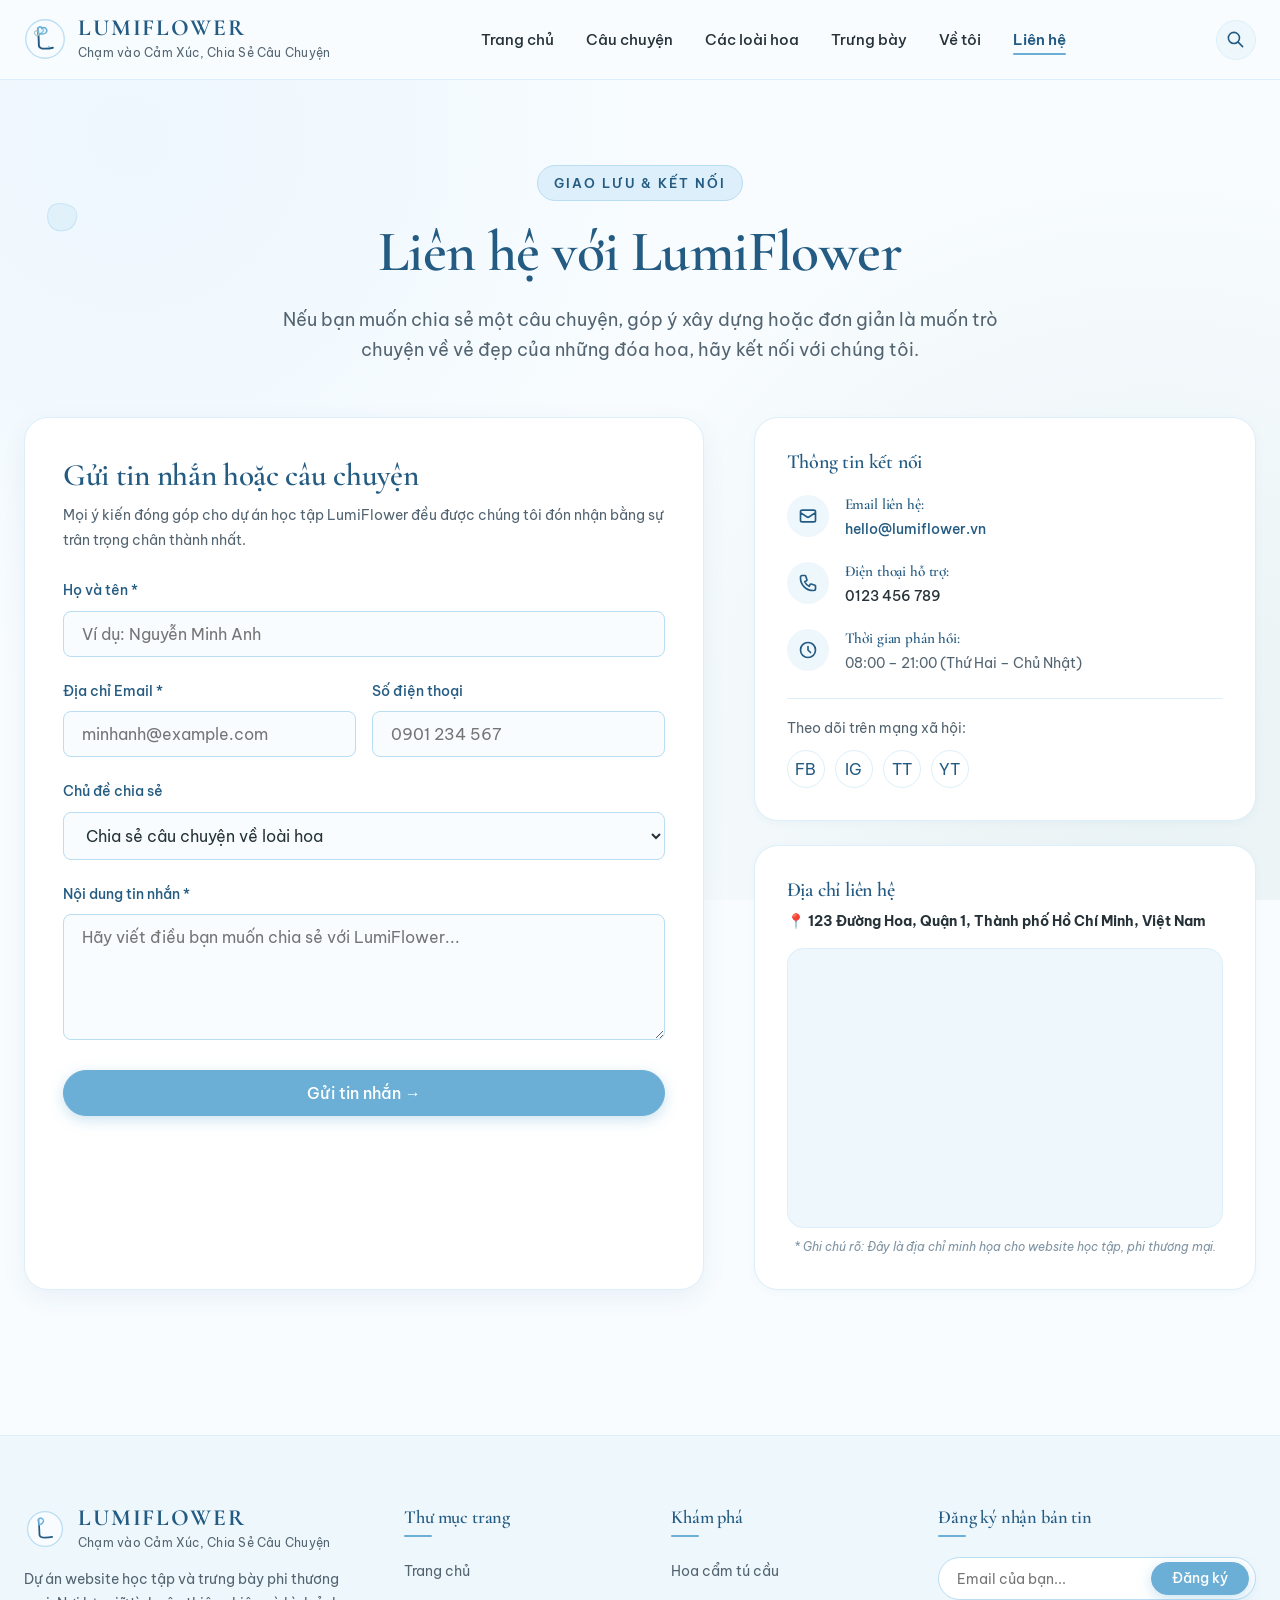
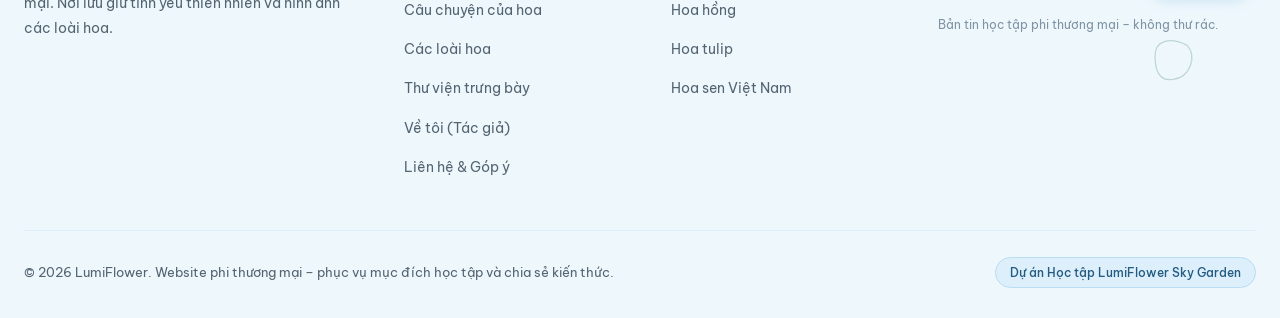
<file: lien-he.html>
<!DOCTYPE html>
<html lang="vi">
<head>
  <meta charset="UTF-8">
  <meta name="viewport" content="width=device-width, initial-scale=1.0">
  <title>Liên hệ với LumiFlower – Kết nối & Chia sẻ câu chuyện</title>
  <meta name="description" content="Kết nối với LumiFlower nếu bạn muốn chia sẻ câu chuyện, trao đổi kiến thức thực vật hoặc đóng góp ý kiến cho dự án học tập phi thương mại.">
  <link rel="icon" type="image/svg+xml" href="assets/icons/favicon.svg">
  
  <link rel="preconnect" href="https://fonts.googleapis.com">
  <link rel="preconnect" href="https://fonts.gstatic.com" crossorigin>
  <link href="https://fonts.googleapis.com/css2?family=Alex+Brush&family=Be+Vietnam+Pro:ital,wght@0,300;0,400;0,500;0,600;0,700;1,300;1,400;1,500&family=Cormorant+Garamond:ital,wght@0,400;0,500;0,600;0,700;1,400;1,600&family=Playfair+Display:ital,wght@0,400;0,500;0,600;0,700;1,400&display=swap" rel="stylesheet">
  
  <link rel="stylesheet" href="css/style.css">
</head>
<body>

  <!-- Floating Botanical Petals -->
  <svg class="floating-petal floating-petal-1" viewBox="0 0 50 50" fill="none">
    <path d="M10 25 C10 10, 25 10, 35 15 C45 20, 40 38, 28 40 C16 42, 10 35, 10 25 Z" fill="#DCEFFA" stroke="#B9DDF3" stroke-width="1.2" />
  </svg>
  <svg class="floating-petal floating-petal-2" viewBox="0 0 60 60" fill="none">
    <path d="M15 30 C15 15, 30 12, 45 20 C55 30, 48 50, 32 52 C18 54, 15 42, 15 30 Z" fill="#EEF7FC" stroke="#A8C8C5" stroke-width="1.2" />
  </svg>

  <!-- HEADER -->
  <header class="site-header">
    <div class="container nav-container">
      <a href="index.html" class="brand-logo" aria-label="LumiFlower Trang Chủ">
        <div class="brand-logo-icon">
          <svg viewBox="0 0 48 48" width="42" height="42" fill="none">
            <circle cx="24" cy="24" r="22" fill="#F8FCFF" stroke="#B9DDF3" stroke-width="1.5" />
            <path d="M16 12 C16 12, 17 26, 17 31 C17 34, 19 35, 24 35 C28 35, 31 34.5, 33 34" stroke="#245B82" stroke-width="2.2" stroke-linecap="round"/>
            <path d="M16 16 C14 10, 20 8, 22 13 C23 15, 20 18, 16 19" stroke="#6BAED6" stroke-width="1.8" stroke-linecap="round" fill="#EEF7FC" fill-opacity="0.6"/>
            <path d="M20 12 C24 9, 28 13, 25 17 C23 19, 19 18, 17 18" stroke="#6BAED6" stroke-width="1.6" stroke-linecap="round" fill="#DCEFFA" fill-opacity="0.4"/>
            <path d="M15 15 C11 14, 11 18, 14 20 C16 21, 17 19, 17 17" stroke="#A8C8C5" stroke-width="1.4" stroke-linecap="round"/>
            <circle cx="28.5" cy="32.5" r="0.8" fill="#6BAED6"/>
          </svg>
        </div>
        <div class="brand-logo-text">
          <span class="brand-title">LUMIFLOWER</span>
          <span class="brand-tagline">Chạm vào Cảm Xúc, Chia Sẻ Câu Chuyện</span>
        </div>
      </a>

      <nav aria-label="Menu chính">
        <ul class="nav-menu">
          <li><a href="index.html" class="nav-link">Trang chủ</a></li>
          <li><a href="cau-chuyen.html" class="nav-link">Câu chuyện</a></li>
          <li><a href="cac-loai-hoa.html" class="nav-link">Các loài hoa</a></li>
          <li><a href="trung-bay.html" class="nav-link">Trưng bày</a></li>
          <li><a href="ve-toi.html" class="nav-link">Về tôi</a></li>
          <li><a href="lien-he.html" class="nav-link active">Liên hệ</a></li>
        </ul>
      </nav>

      <div class="header-actions">
        <button class="icon-btn trigger-search" aria-label="Tìm kiếm">
          <svg fill="none" stroke="currentColor" viewBox="0 0 24 24">
            <path stroke-linecap="round" stroke-linejoin="round" stroke-width="2" d="M21 21l-6-6m2-5a7 7 0 11-14 0 7 7 0 0114 0z"></path>
          </svg>
        </button>
        <button class="icon-btn btn-hamburger" aria-label="Mở menu">
          <svg fill="none" stroke="currentColor" viewBox="0 0 24 24">
            <path stroke-linecap="round" stroke-linejoin="round" stroke-width="2" d="M4 6h16M4 12h16M4 18h16"></path>
          </svg>
        </button>
      </div>
    </div>
  </header>

  <!-- MOBILE DRAWER -->
  <aside class="mobile-nav-drawer" aria-label="Menu di động">
    <div class="mobile-drawer-header">
      <div class="brand-logo"><span class="brand-title">LUMIFLOWER</span></div>
      <button class="icon-btn mobile-drawer-close" aria-label="Đóng menu">✕</button>
    </div>
    <ul class="mobile-nav-links">
      <li><a href="index.html" class="mobile-nav-link">Trang chủ</a></li>
      <li><a href="cau-chuyen.html" class="mobile-nav-link">Câu chuyện</a></li>
      <li><a href="cac-loai-hoa.html" class="mobile-nav-link">Các loài hoa</a></li>
      <li><a href="trung-bay.html" class="mobile-nav-link">Trưng bày</a></li>
      <li><a href="ve-toi.html" class="mobile-nav-link">Về tôi</a></li>
      <li><a href="lien-he.html" class="mobile-nav-link active">Liên hệ</a></li>
    </ul>
  </aside>

  <div class="backdrop-overlay"></div>

  <!-- SEARCH MODAL -->
  <div class="search-modal" role="dialog" aria-modal="true" aria-label="Tìm kiếm">
    <div style="display: flex; justify-content: space-between; align-items: center; margin-bottom: 18px;">
      <h4 style="color: var(--deep-blue); font-size: 1.25rem;">Tìm kiếm trong LumiFlower</h4>
      <button class="icon-btn search-modal-close" aria-label="Đóng">✕</button>
    </div>
    <div class="search-input-wrap">
      <svg width="20" height="20" fill="none" stroke="currentColor" viewBox="0 0 24 24" style="color: var(--primary-blue);">
        <path stroke-linecap="round" stroke-linejoin="round" stroke-width="2" d="M21 21l-6-6m2-5a7 7 0 11-14 0 7 7 0 0114 0z"></path>
      </svg>
      <input type="text" id="searchInput" placeholder="Tìm kiếm loài hoa, ý nghĩa hoặc câu chuyện..." autocomplete="off">
    </div>
    <div class="search-results-list" id="searchResults"></div>
  </div>

  <main class="section">
    <div class="container">
      <!-- Section Header -->
      <div class="section-header">
        <div class="section-badge">Giao lưu & Kết nối</div>
        <h1 class="section-title">Liên hệ với LumiFlower</h1>
        <p class="section-subtitle">
          Nếu bạn muốn chia sẻ một câu chuyện, góp ý xây dựng hoặc đơn giản là muốn trò chuyện về vẻ đẹp của những đóa hoa, hãy kết nối với chúng tôi.
        </p>
      </div>

      <div class="contact-grid">
        <!-- Cột trái: Form liên hệ phi thương mại -->
        <div class="contact-form-card">
          <h3 style="color: var(--deep-blue); margin-bottom: 8px;">Gửi tin nhắn hoặc câu chuyện</h3>
          <p style="font-size: 0.9rem; color: var(--text-muted); margin-bottom: 26px;">
            Mọi ý kiến đóng góp cho dự án học tập LumiFlower đều được chúng tôi đón nhận bằng sự trân trọng chân thành nhất.
          </p>

          <form id="contactForm">
            <!-- Họ và tên -->
            <div class="form-group">
              <label for="contactName" class="form-label">Họ và tên *</label>
              <input type="text" id="contactName" class="form-input" placeholder="Ví dụ: Nguyễn Minh Anh" required>
            </div>

            <!-- Email & Số điện thoại -->
            <div style="display: grid; grid-template-columns: 1fr 1fr; gap: 16px;">
              <div class="form-group">
                <label for="contactEmail" class="form-label">Địa chỉ Email *</label>
                <input type="email" id="contactEmail" class="form-input" placeholder="minhanh@example.com" required>
              </div>
              <div class="form-group">
                <label for="contactPhone" class="form-label">Số điện thoại</label>
                <input type="tel" id="contactPhone" class="form-input" placeholder="0901 234 567">
              </div>
            </div>

            <!-- Chủ đề -->
            <div class="form-group">
              <label for="contactSubject" class="form-label">Chủ đề chia sẻ</label>
              <select id="contactSubject" class="form-select">
                <option value="story">Chia sẻ câu chuyện về loài hoa</option>
                <option value="botanical">Đóng góp kiến thức thực vật học</option>
                <option value="feedback">Góp ý cải thiện giao diện website</option>
                <option value="collaboration">Kết nối giao lưu học tập</option>
                <option value="other">Chủ đề khác</option>
              </select>
            </div>

            <!-- Nội dung tin nhắn -->
            <div class="form-group">
              <label for="contactMessage" class="form-label">Nội dung tin nhắn *</label>
              <textarea id="contactMessage" class="form-textarea" placeholder="Hãy viết điều bạn muốn chia sẻ với LumiFlower..." rows="5" required></textarea>
            </div>

            <button type="submit" class="btn btn-primary" style="width: 100%; padding: 14px 28px; font-size: 1rem;">
              Gửi tin nhắn →
            </button>
          </form>
        </div>

        <!-- Cột phải: Thông tin liên hệ & Bản đồ Google Maps -->
        <div class="contact-info-col">
          <!-- Hộp thông tin -->
          <div class="contact-card-box">
            <h4 style="color: var(--deep-blue); margin-bottom: 20px;">Thông tin kết nối</h4>
            
            <div class="contact-method-item">
              <div class="contact-method-icon">
                <svg width="20" height="20" fill="none" stroke="currentColor" viewBox="0 0 24 24"><path stroke-linecap="round" stroke-linejoin="round" stroke-width="2" d="M3 8l7.89 5.26a2 2 0 002.22 0L21 8M5 19h14a2 2 0 002-2V7a2 2 0 00-2-2H5a2 2 0 00-2 2v10a2 2 0 002 2z"/></svg>
              </div>
              <div class="contact-method-content">
                <h5>Email liên hệ:</h5>
                <p><a href="mailto:hello@lumiflower.vn" style="color: var(--deep-blue); font-weight: 500;">hello@lumiflower.vn</a></p>
              </div>
            </div>

            <div class="contact-method-item">
              <div class="contact-method-icon">
                <svg width="20" height="20" fill="none" stroke="currentColor" viewBox="0 0 24 24"><path stroke-linecap="round" stroke-linejoin="round" stroke-width="2" d="M3 5a2 2 0 012-2h3.28a1 1 0 01.948.684l1.498 4.493a1 1 0 01-.502 1.21l-2.257 1.13a11.042 11.042 0 005.516 5.516l1.13-2.257a1 1 0 011.21-.502l4.493 1.498a1 1 0 01.684.949V19a2 2 0 01-2 2h-1C9.716 21 3 14.284 3 6V5z"/></svg>
              </div>
              <div class="contact-method-content">
                <h5>Điện thoại hỗ trợ:</h5>
                <p style="color: var(--soft-charcoal); font-weight: 500;">0123 456 789</p>
              </div>
            </div>

            <div class="contact-method-item">
              <div class="contact-method-icon">
                <svg width="20" height="20" fill="none" stroke="currentColor" viewBox="0 0 24 24"><path stroke-linecap="round" stroke-linejoin="round" stroke-width="2" d="M12 8v4l3 3m6-3a9 9 0 11-18 0 9 9 0 0118 0z"/></svg>
              </div>
              <div class="contact-method-content">
                <h5>Thời gian phản hồi:</h5>
                <p>08:00 – 21:00 (Thứ Hai – Chủ Nhật)</p>
              </div>
            </div>

            <!-- Mạng xã hội -->
            <div style="margin-top: 22px; padding-top: 18px; border-top: 1px solid var(--border-light);">
              <span style="font-size: 0.85rem; color: var(--text-muted); display: block; margin-bottom: 10px;">Theo dõi trên mạng xã hội:</span>
              <div style="display: flex; gap: 10px;">
                <span class="social-icon-btn" title="Facebook">FB</span>
                <span class="social-icon-btn" title="Instagram">IG</span>
                <span class="social-icon-btn" title="TikTok">TT</span>
                <span class="social-icon-btn" title="YouTube">YT</span>
              </div>
            </div>
          </div>

          <!-- Bản đồ vị trí Google Maps (Minh họa theo đúng yêu cầu đề bài) -->
          <div class="contact-card-box">
            <h4 style="color: var(--deep-blue); margin-bottom: 6px;">Địa chỉ liên hệ</h4>
            <p style="font-size: 0.9rem; color: var(--soft-charcoal); margin-bottom: 14px;">
              📍 <strong>123 Đường Hoa, Quận 1, Thành phố Hồ Chí Minh, Việt Nam</strong>
            </p>

            <div class="map-embed-frame">
              <!-- Google Maps Iframe Embed centered at District 1, HCMC -->
              <iframe 
                src="https://www.google.com/maps/embed?pb=!1m18!1m12!1m3!1d3919.4602330761183!2d106.69834731533418!3d10.775253862148119!2m3!1f0!2f0!3f0!3m2!1i1024!2i768!4f13.1!3m3!1m2!1s0x31752f385570472f%3A0x1787491f7f578276!2zUXXhuq1uIDEsIEjhu5MgQ2jDrSBNaW5oLCBWaeG7h3QgTmFt!5e0!3m2!1svi!2s!4v1680000000000!5m2!1svi!2s" 
                title="Bản đồ vị trí minh họa LumiFlower" 
                allowfullscreen="" 
                loading="lazy" 
                referrerpolicy="no-referrer-when-downgrade">
              </iframe>
            </div>
            <p class="map-note">
              * Ghi chú rõ: Đây là địa chỉ minh họa cho website học tập, phi thương mại.
            </p>
          </div>
        </div>
      </div>
    </div>
  </main>

  <!-- FOOTER -->
  <footer class="site-footer">
    <div class="container">
      <div class="footer-grid">
        <div class="footer-brand">
          <a href="index.html" class="brand-logo">
            <div class="brand-logo-icon">
              <svg viewBox="0 0 48 48" width="38" height="38" fill="none">
                <circle cx="24" cy="24" r="22" fill="#F8FCFF" stroke="#B9DDF3" stroke-width="1.5" />
                <path d="M16 12 C16 12, 17 26, 17 31 C17 34, 19 35, 24 35 C28 35, 31 34.5, 33 34" stroke="#245B82" stroke-width="2.2" stroke-linecap="round"/>
                <path d="M16 16 C14 10, 20 8, 22 13 C23 15, 20 18, 16 19" stroke="#6BAED6" stroke-width="1.8" stroke-linecap="round" fill="#EEF7FC" fill-opacity="0.6"/>
              </svg>
            </div>
            <div class="brand-logo-text">
              <span class="brand-title">LUMIFLOWER</span>
              <span class="brand-tagline">Chạm vào Cảm Xúc, Chia Sẻ Câu Chuyện</span>
            </div>
          </a>
          <p>Dự án website học tập và trưng bày phi thương mại. Nơi lưu giữ tình yêu thiên nhiên và hình ảnh các loài hoa.</p>
        </div>

        <div>
          <h4 class="footer-col-title">Thư mục trang</h4>
          <ul class="footer-links">
            <li><a href="index.html">Trang chủ</a></li>
            <li><a href="cau-chuyen.html">Câu chuyện của hoa</a></li>
            <li><a href="cac-loai-hoa.html">Các loài hoa</a></li>
            <li><a href="trung-bay.html">Thư viện trưng bày</a></li>
            <li><a href="ve-toi.html">Về tôi (Tác giả)</a></li>
            <li><a href="lien-he.html">Liên hệ & Góp ý</a></li>
          </ul>
        </div>

        <div>
          <h4 class="footer-col-title">Khám phá</h4>
          <ul class="footer-links">
            <li><a href="chi-tiet-hoa.html?id=cam-tu-cau">Hoa cẩm tú cầu</a></li>
            <li><a href="chi-tiet-hoa.html?id=hoa-hong">Hoa hồng</a></li>
            <li><a href="chi-tiet-hoa.html?id=hoa-tulip">Hoa tulip</a></li>
            <li><a href="chi-tiet-hoa.html?id=hoa-sen">Hoa sen Việt Nam</a></li>
          </ul>
        </div>

        <div>
          <h4 class="footer-col-title">Đăng ký nhận bản tin</h4>
          <form class="newsletter-form">
            <div class="newsletter-input-wrap">
              <input type="email" placeholder="Email của bạn..." required>
              <button type="submit" class="btn btn-primary" style="padding: 9px 20px; font-size: 0.85rem;">Đăng ký</button>
            </div>
            <span class="footer-newsletter-note">Bản tin học tập phi thương mại – không thư rác.</span>
          </form>
        </div>
      </div>

      <div class="footer-bottom">
        <div>© 2026 LumiFlower. Website phi thương mại – phục vụ mục đích học tập và chia sẻ kiến thức.</div>
        <div class="footer-noncommercial-pill">Dự án Học tập LumiFlower Sky Garden</div>
      </div>
    </div>
  </footer>

  <script src="js/flower-data.js"></script>
  <script src="js/main.js"></script>
</body>
</html>
</file>
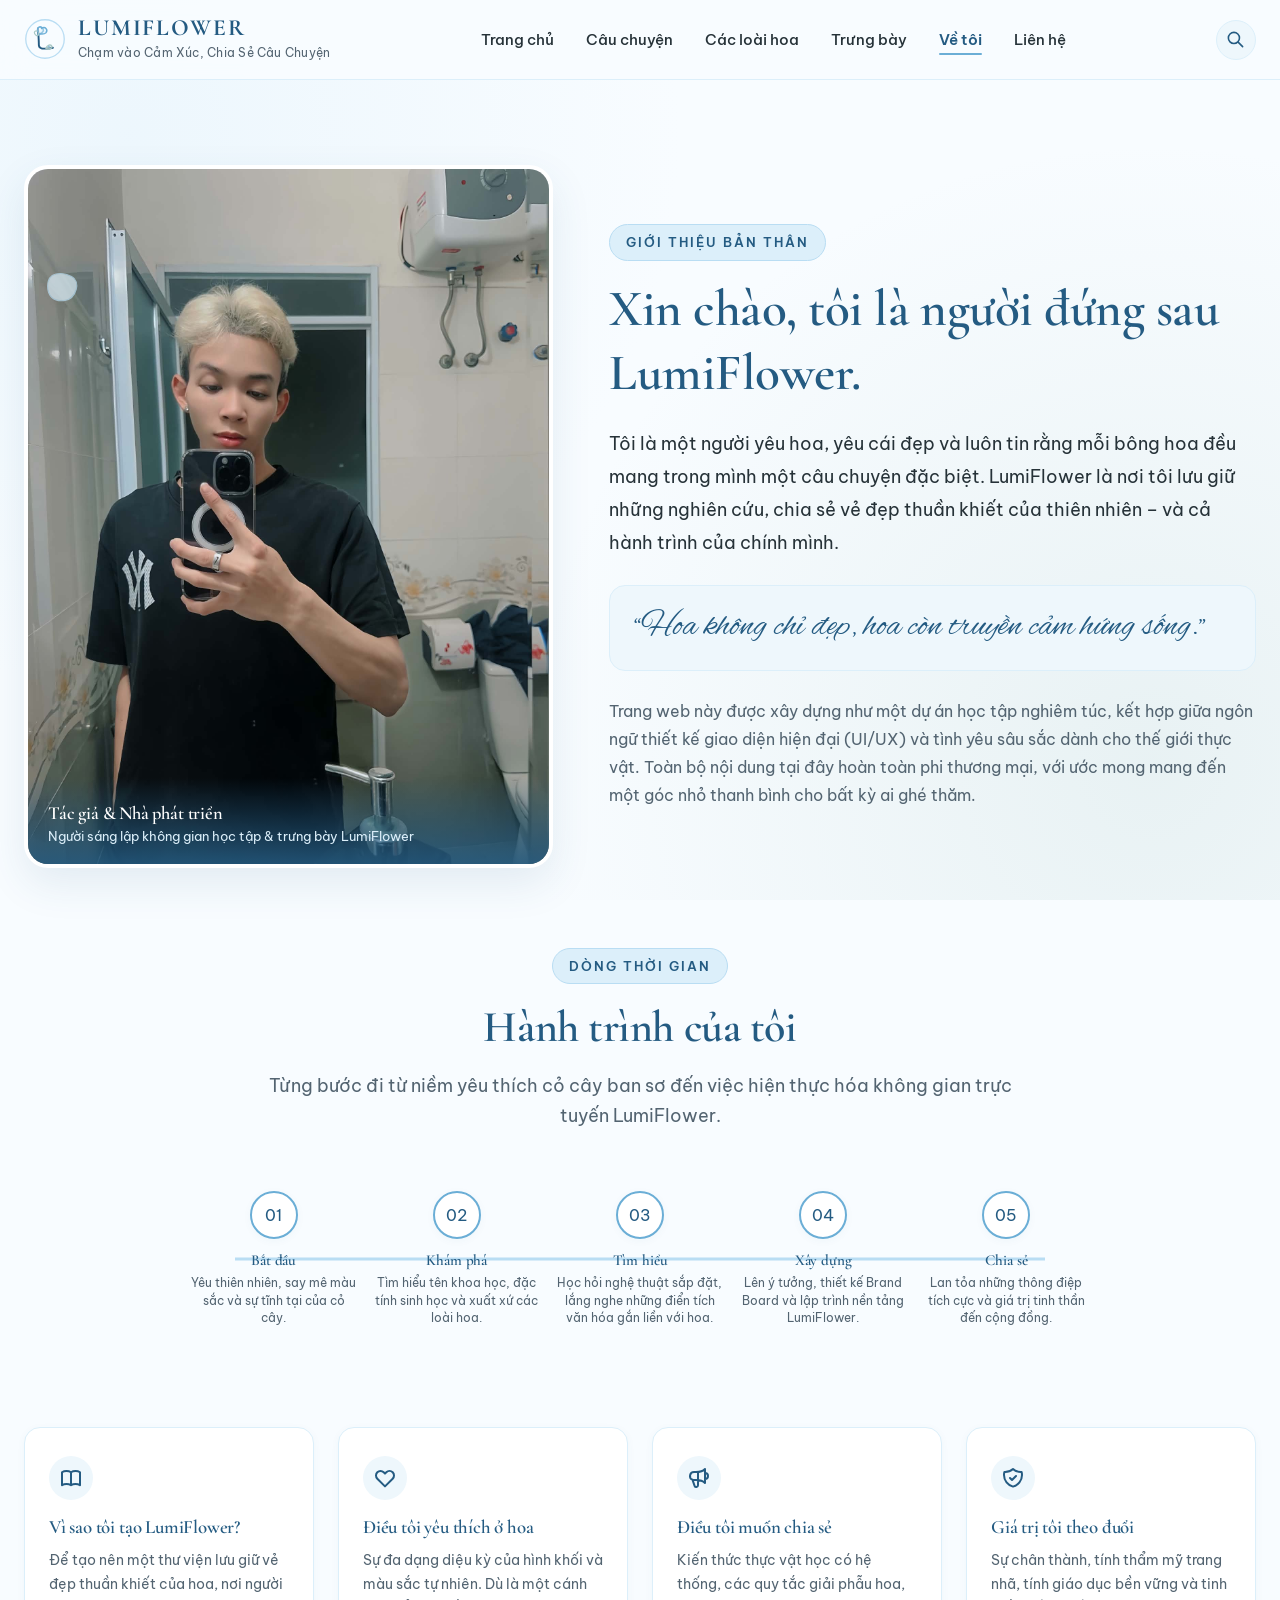
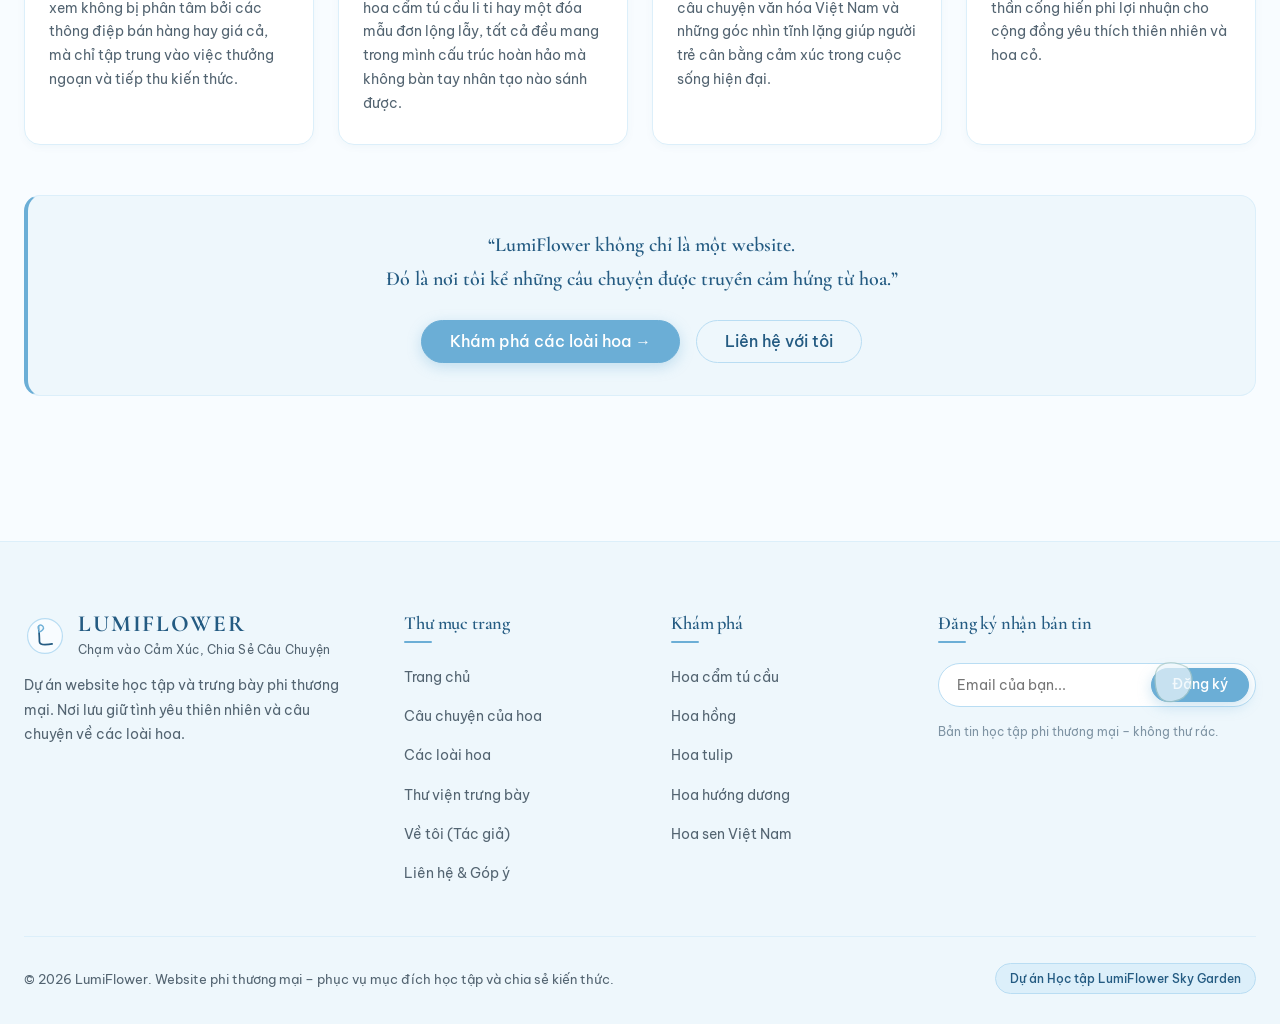
<file: ve-toi.html>
<!DOCTYPE html>
<html lang="vi">
<head>
  <meta charset="UTF-8">
  <meta name="viewport" content="width=device-width, initial-scale=1.0">
  <title>Về tôi – Người sáng lập LumiFlower</title>
  <meta name="description" content="Khám phá hành trình, niềm đam mê và lý do xây dựng dự án học tập phi thương mại LumiFlower.">
  <link rel="icon" type="image/svg+xml" href="assets/icons/favicon.svg">
  
  <link rel="preconnect" href="https://fonts.googleapis.com">
  <link rel="preconnect" href="https://fonts.gstatic.com" crossorigin>
  <link href="https://fonts.googleapis.com/css2?family=Alex+Brush&family=Be+Vietnam+Pro:ital,wght@0,300;0,400;0,500;0,600;0,700;1,300;1,400;1,500&family=Cormorant+Garamond:ital,wght@0,400;0,500;0,600;0,700;1,400;1,600&family=Playfair+Display:ital,wght@0,400;0,500;0,600;0,700;1,400&display=swap" rel="stylesheet">
  
  <link rel="stylesheet" href="css/style.css">
</head>
<body>

  <!-- Floating Botanical Petals -->
  <svg class="floating-petal floating-petal-1" viewBox="0 0 50 50" fill="none">
    <path d="M10 25 C10 10, 25 10, 35 15 C45 20, 40 38, 28 40 C16 42, 10 35, 10 25 Z" fill="#DCEFFA" stroke="#B9DDF3" stroke-width="1.2" />
  </svg>
  <svg class="floating-petal floating-petal-2" viewBox="0 0 60 60" fill="none">
    <path d="M15 30 C15 15, 30 12, 45 20 C55 30, 48 50, 32 52 C18 54, 15 42, 15 30 Z" fill="#EEF7FC" stroke="#A8C8C5" stroke-width="1.2" />
  </svg>

  <!-- HEADER -->
  <header class="site-header">
    <div class="container nav-container">
      <a href="index.html" class="brand-logo" aria-label="LumiFlower Trang Chủ">
        <div class="brand-logo-icon">
          <svg viewBox="0 0 48 48" width="42" height="42" fill="none">
            <circle cx="24" cy="24" r="22" fill="#F8FCFF" stroke="#B9DDF3" stroke-width="1.5" />
            <path d="M16 12 C16 12, 17 26, 17 31 C17 34, 19 35, 24 35 C28 35, 31 34.5, 33 34" stroke="#245B82" stroke-width="2.2" stroke-linecap="round"/>
            <path d="M16 16 C14 10, 20 8, 22 13 C23 15, 20 18, 16 19" stroke="#6BAED6" stroke-width="1.8" stroke-linecap="round" fill="#EEF7FC" fill-opacity="0.6"/>
            <path d="M20 12 C24 9, 28 13, 25 17 C23 19, 19 18, 17 18" stroke="#6BAED6" stroke-width="1.6" stroke-linecap="round" fill="#DCEFFA" fill-opacity="0.4"/>
            <path d="M15 15 C11 14, 11 18, 14 20 C16 21, 17 19, 17 17" stroke="#A8C8C5" stroke-width="1.4" stroke-linecap="round"/>
            <path d="M25 35 C26 31, 31 29, 32 33 C32 35, 28 36, 26 35" stroke="#A8C8C5" stroke-width="1.5" fill="#A8C8C5" fill-opacity="0.3" stroke-linecap="round"/>
            <circle cx="28.5" cy="32.5" r="0.8" fill="#6BAED6"/>
          </svg>
        </div>
        <div class="brand-logo-text">
          <span class="brand-title">LUMIFLOWER</span>
          <span class="brand-tagline">Chạm vào Cảm Xúc, Chia Sẻ Câu Chuyện</span>
        </div>
      </a>

      <nav aria-label="Menu chính">
        <ul class="nav-menu">
          <li><a href="index.html" class="nav-link">Trang chủ</a></li>
          <li><a href="cau-chuyen.html" class="nav-link">Câu chuyện</a></li>
          <li><a href="cac-loai-hoa.html" class="nav-link">Các loài hoa</a></li>
          <li><a href="trung-bay.html" class="nav-link">Trưng bày</a></li>
          <li><a href="ve-toi.html" class="nav-link active">Về tôi</a></li>
          <li><a href="lien-he.html" class="nav-link">Liên hệ</a></li>
        </ul>
      </nav>

      <div class="header-actions">
        <button class="icon-btn trigger-search" aria-label="Tìm kiếm">
          <svg fill="none" stroke="currentColor" viewBox="0 0 24 24">
            <path stroke-linecap="round" stroke-linejoin="round" stroke-width="2" d="M21 21l-6-6m2-5a7 7 0 11-14 0 7 7 0 0114 0z"></path>
          </svg>
        </button>
        <button class="icon-btn btn-hamburger" aria-label="Mở menu">
          <svg fill="none" stroke="currentColor" viewBox="0 0 24 24">
            <path stroke-linecap="round" stroke-linejoin="round" stroke-width="2" d="M4 6h16M4 12h16M4 18h16"></path>
          </svg>
        </button>
      </div>
    </div>
  </header>

  <!-- MOBILE DRAWER -->
  <aside class="mobile-nav-drawer" aria-label="Menu di động">
    <div class="mobile-drawer-header">
      <div class="brand-logo">
        <span class="brand-title">LUMIFLOWER</span>
      </div>
      <button class="icon-btn mobile-drawer-close" aria-label="Đóng menu">✕</button>
    </div>
    <ul class="mobile-nav-links">
      <li><a href="index.html" class="mobile-nav-link">Trang chủ</a></li>
      <li><a href="cau-chuyen.html" class="mobile-nav-link">Câu chuyện</a></li>
      <li><a href="cac-loai-hoa.html" class="mobile-nav-link">Các loài hoa</a></li>
      <li><a href="trung-bay.html" class="mobile-nav-link">Trưng bày</a></li>
      <li><a href="ve-toi.html" class="mobile-nav-link active">Về tôi</a></li>
      <li><a href="lien-he.html" class="mobile-nav-link">Liên hệ</a></li>
    </ul>
    <div class="mobile-drawer-footer">
      <div class="mobile-badge">
        🌿 <strong>LumiFlower Sky Garden</strong><br>
        Website phi thương mại – chia sẻ vẻ đẹp, câu chuyện và tri thức về các loài hoa.
      </div>
    </div>
  </aside>

  <div class="backdrop-overlay"></div>

  <!-- SEARCH MODAL -->
  <div class="search-modal" role="dialog" aria-modal="true" aria-label="Tìm kiếm">
    <div style="display: flex; justify-content: space-between; align-items: center; margin-bottom: 18px;">
      <h4 style="color: var(--deep-blue); font-size: 1.25rem;">Tìm kiếm trong LumiFlower</h4>
      <button class="icon-btn search-modal-close" aria-label="Đóng">✕</button>
    </div>
    <div class="search-input-wrap">
      <svg width="20" height="20" fill="none" stroke="currentColor" viewBox="0 0 24 24" style="color: var(--primary-blue);">
        <path stroke-linecap="round" stroke-linejoin="round" stroke-width="2" d="M21 21l-6-6m2-5a7 7 0 11-14 0 7 7 0 0114 0z"></path>
      </svg>
      <input type="text" id="searchInput" placeholder="Tìm kiếm loài hoa, ý nghĩa hoặc câu chuyện..." autocomplete="off">
    </div>
    <div class="search-results-list" id="searchResults"></div>
  </div>

  <main class="section">
    <div class="container">
      <!-- HERO VỀ TÔI: ẢNH CHÂN DUNG & GIỚI THIỆU -->
      <div class="about-hero-grid">
        <div class="about-author-frame">
          <img src="assets/images/author-portrait.png" alt="Chân dung người sáng lập LumiFlower" loading="eager" style="object-position: center top; min-height: 480px; width: 100%;">
          <div class="about-author-caption">
            <h4>Tác giả & Nhà phát triển</h4>
            <p>Người sáng lập không gian học tập & trưng bày LumiFlower</p>
          </div>
        </div>

        <div>
          <div class="section-badge">Giới thiệu bản thân</div>
          <h1 style="font-size: clamp(2rem, 4vw, 3.2rem); margin-bottom: 22px;">
            Xin chào, tôi là người đứng sau LumiFlower.
          </h1>
          <p style="font-size: 1.15rem; line-height: 1.8; color: var(--soft-charcoal); margin-bottom: 20px;">
            Tôi là một người yêu hoa, yêu cái đẹp và luôn tin rằng mỗi bông hoa đều mang trong mình một câu chuyện đặc biệt. LumiFlower là nơi tôi lưu giữ những nghiên cứu, chia sẻ vẻ đẹp thuần khiết của thiên nhiên – và cả hành trình của chính mình.
          </p>
          
          <div style="background: var(--ice-blue); border: 1px solid var(--border-light); border-radius: var(--radius-md); padding: 20px 24px; margin: 26px 0;">
            <p class="quote-script" style="margin: 0; font-size: 2.1rem; color: var(--deep-blue);">
              “Hoa không chỉ đẹp, hoa còn truyền cảm hứng sống.”
            </p>
          </div>

          <p style="color: var(--text-muted); line-height: 1.75;">
            Trang web này được xây dựng như một dự án học tập nghiêm túc, kết hợp giữa ngôn ngữ thiết kế giao diện hiện đại (UI/UX) và tình yêu sâu sắc dành cho thế giới thực vật. Toàn bộ nội dung tại đây hoàn toàn phi thương mại, với ước mong mang đến một góc nhỏ thanh bình cho bất kỳ ai ghé thăm.
          </p>
        </div>
      </div>

      <!-- TIMELINE: HÀNH TRÌNH CỦA TÔI -->
      <div style="margin: 80px 0;">
        <div class="section-header" style="margin-bottom: 40px;">
          <div class="section-badge">Dòng thời gian</div>
          <h2 class="section-title">Hành trình của tôi</h2>
          <p class="section-subtitle">
            Từng bước đi từ niềm yêu thích cỏ cây ban sơ đến việc hiện thực hóa không gian trực tuyến LumiFlower.
          </p>
        </div>

        <div class="timeline-container">
          <div class="timeline-track"></div>
          <div class="timeline-steps">
            <!-- Bước 1 -->
            <div class="timeline-step">
              <div class="timeline-node">01</div>
              <h5 class="timeline-title">Bắt đầu</h5>
              <p class="timeline-desc">Yêu thiên nhiên, say mê màu sắc và sự tĩnh tại của cỏ cây.</p>
            </div>
            <!-- Bước 2 -->
            <div class="timeline-step">
              <div class="timeline-node">02</div>
              <h5 class="timeline-title">Khám phá</h5>
              <p class="timeline-desc">Tìm hiểu tên khoa học, đặc tính sinh học và xuất xứ các loài hoa.</p>
            </div>
            <!-- Bước 3 -->
            <div class="timeline-step">
              <div class="timeline-node">03</div>
              <h5 class="timeline-title">Tìm hiểu</h5>
              <p class="timeline-desc">Học hỏi nghệ thuật sắp đặt, lắng nghe những điển tích văn hóa gắn liền với hoa.</p>
            </div>
            <!-- Bước 4 -->
            <div class="timeline-step">
              <div class="timeline-node">04</div>
              <h5 class="timeline-title">Xây dựng</h5>
              <p class="timeline-desc">Lên ý tưởng, thiết kế Brand Board và lập trình nền tảng LumiFlower.</p>
            </div>
            <!-- Bước 5 -->
            <div class="timeline-step">
              <div class="timeline-node">05</div>
              <h5 class="timeline-title">Chia sẻ</h5>
              <p class="timeline-desc">Lan tỏa những thông điệp tích cực và giá trị tinh thần đến cộng đồng.</p>
            </div>
          </div>
        </div>
      </div>

      <!-- 4 THÔNG TIN NỀN TẢNG (PILLARS) -->
      <div class="about-pillars-grid">
        <!-- 1. Vì sao tôi tạo LumiFlower? -->
        <div class="about-pillar-card">
          <div class="pillar-icon">
            <svg width="24" height="24" fill="none" stroke="currentColor" viewBox="0 0 24 24"><path stroke-linecap="round" stroke-linejoin="round" stroke-width="2" d="M12 6.253v13m0-13C10.832 5.477 9.246 5 7.5 5S4.168 5.477 3 6.253v13C4.168 18.477 5.754 18 7.5 18s3.332.477 4.5 1.253m0-13C13.168 5.477 14.754 5 16.5 5c1.747 0 3.332.477 4.5 1.253v13C19.832 18.477 18.247 18 16.5 18c-1.746 0-3.332.477-4.5 1.253"/></svg>
          </div>
          <h3 class="pillar-title">Vì sao tôi tạo LumiFlower?</h3>
          <p style="font-size: 0.9rem; color: var(--text-muted); line-height: 1.65;">
            Để tạo nên một thư viện lưu giữ vẻ đẹp thuần khiết của hoa, nơi người xem không bị phân tâm bởi các thông điệp bán hàng hay giá cả, mà chỉ tập trung vào việc thưởng ngoạn và tiếp thu kiến thức.
          </p>
        </div>

        <!-- 2. Điều tôi yêu thích ở hoa -->
        <div class="about-pillar-card">
          <div class="pillar-icon">
            <svg width="24" height="24" fill="none" stroke="currentColor" viewBox="0 0 24 24"><path stroke-linecap="round" stroke-linejoin="round" stroke-width="2" d="M4.318 6.318a4.5 4.5 0 000 6.364L12 20.364l7.682-7.682a4.5 4.5 0 00-6.364-6.364L12 7.636l-1.318-1.318a4.5 4.5 0 00-6.364 0z"/></svg>
          </div>
          <h3 class="pillar-title">Điều tôi yêu thích ở hoa</h3>
          <p style="font-size: 0.9rem; color: var(--text-muted); line-height: 1.65;">
            Sự đa dạng diệu kỳ của hình khối và màu sắc tự nhiên. Dù là một cánh hoa cẩm tú cầu li ti hay một đóa mẫu đơn lộng lẫy, tất cả đều mang trong mình cấu trúc hoàn hảo mà không bàn tay nhân tạo nào sánh được.
          </p>
        </div>

        <!-- 3. Điều tôi muốn chia sẻ -->
        <div class="about-pillar-card">
          <div class="pillar-icon">
            <svg width="24" height="24" fill="none" stroke="currentColor" viewBox="0 0 24 24"><path stroke-linecap="round" stroke-linejoin="round" stroke-width="2" d="M11 5.882V19.24a1.76 1.76 0 01-3.417.592l-2.147-6.15M18 13a3 3 0 100-6M5.436 13.683A4.001 4.001 0 017 6h1.832c4.1 0 7.625-1.234 9.168-3v14c-1.543-1.766-5.067-3-9.168-3H7a3.988 3.988 0 01-1.564-.317z"/></svg>
          </div>
          <h3 class="pillar-title">Điều tôi muốn chia sẻ</h3>
          <p style="font-size: 0.9rem; color: var(--text-muted); line-height: 1.65;">
            Kiến thức thực vật học có hệ thống, các quy tắc giải phẫu hoa, câu chuyện văn hóa Việt Nam và những góc nhìn tĩnh lặng giúp người trẻ cân bằng cảm xúc trong cuộc sống hiện đại.
          </p>
        </div>

        <!-- 4. Giá trị tôi theo đuổi -->
        <div class="about-pillar-card">
          <div class="pillar-icon">
            <svg width="24" height="24" fill="none" stroke="currentColor" viewBox="0 0 24 24"><path stroke-linecap="round" stroke-linejoin="round" stroke-width="2" d="M9 12l2 2 4-4m5.618-4.016A11.955 11.955 0 0112 2.944a11.955 11.955 0 01-8.618 3.04A12.02 12.02 0 003 9c0 5.591 3.824 10.29 9 11.622 5.176-1.332 9-6.03 9-11.622 0-1.042-.133-2.052-.382-3.016z"/></svg>
          </div>
          <h3 class="pillar-title">Giá trị tôi theo đuổi</h3>
          <p style="font-size: 0.9rem; color: var(--text-muted); line-height: 1.65;">
            Sự chân thành, tính thẩm mỹ trang nhã, tính giáo dục bền vững và tinh thần cống hiến phi lợi nhuận cho cộng đồng yêu thích thiên nhiên và hoa cỏ.
          </p>
        </div>
      </div>

      <!-- KHU VỰC THÔNG ĐIỆP CHỐT -->
      <div class="about-callout-quote">
        <p>
          “LumiFlower không chỉ là một website.<br>
          Đó là nơi tôi kể những câu chuyện được truyền cảm hứng từ hoa.”
        </p>
        <div style="margin-top: 24px;">
          <a href="cac-loai-hoa.html" class="btn btn-primary">
            Khám phá các loài hoa →
          </a>
          <a href="lien-he.html" class="btn btn-outline" style="margin-left: 12px;">
            Liên hệ với tôi
          </a>
        </div>
      </div>
    </div>
  </main>

  <!-- FOOTER -->
  <footer class="site-footer">
    <div class="container">
      <div class="footer-grid">
        <div class="footer-brand">
          <a href="index.html" class="brand-logo">
            <div class="brand-logo-icon">
              <svg viewBox="0 0 48 48" width="38" height="38" fill="none">
                <circle cx="24" cy="24" r="22" fill="#F8FCFF" stroke="#B9DDF3" stroke-width="1.5" />
                <path d="M16 12 C16 12, 17 26, 17 31 C17 34, 19 35, 24 35 C28 35, 31 34.5, 33 34" stroke="#245B82" stroke-width="2.2" stroke-linecap="round"/>
                <path d="M16 16 C14 10, 20 8, 22 13 C23 15, 20 18, 16 19" stroke="#6BAED6" stroke-width="1.8" stroke-linecap="round" fill="#EEF7FC" fill-opacity="0.6"/>
              </svg>
            </div>
            <div class="brand-logo-text">
              <span class="brand-title">LUMIFLOWER</span>
              <span class="brand-tagline">Chạm vào Cảm Xúc, Chia Sẻ Câu Chuyện</span>
            </div>
          </a>
          <p>Dự án website học tập và trưng bày phi thương mại. Nơi lưu giữ tình yêu thiên nhiên và câu chuyện về các loài hoa.</p>
        </div>

        <div>
          <h4 class="footer-col-title">Thư mục trang</h4>
          <ul class="footer-links">
            <li><a href="index.html">Trang chủ</a></li>
            <li><a href="cau-chuyen.html">Câu chuyện của hoa</a></li>
            <li><a href="cac-loai-hoa.html">Các loài hoa</a></li>
            <li><a href="trung-bay.html">Thư viện trưng bày</a></li>
            <li><a href="ve-toi.html">Về tôi (Tác giả)</a></li>
            <li><a href="lien-he.html">Liên hệ & Góp ý</a></li>
          </ul>
        </div>

        <div>
          <h4 class="footer-col-title">Khám phá</h4>
          <ul class="footer-links">
            <li><a href="chi-tiet-hoa.html?id=cam-tu-cau">Hoa cẩm tú cầu</a></li>
            <li><a href="chi-tiet-hoa.html?id=hoa-hong">Hoa hồng</a></li>
            <li><a href="chi-tiet-hoa.html?id=hoa-tulip">Hoa tulip</a></li>
            <li><a href="chi-tiet-hoa.html?id=hoa-huong-duong">Hoa hướng dương</a></li>
            <li><a href="chi-tiet-hoa.html?id=hoa-sen">Hoa sen Việt Nam</a></li>
          </ul>
        </div>

        <div>
          <h4 class="footer-col-title">Đăng ký nhận bản tin</h4>
          <form class="newsletter-form">
            <div class="newsletter-input-wrap">
              <input type="email" placeholder="Email của bạn..." required>
              <button type="submit" class="btn btn-primary" style="padding: 9px 20px; font-size: 0.85rem;">Đăng ký</button>
            </div>
            <span class="footer-newsletter-note">Bản tin học tập phi thương mại – không thư rác.</span>
          </form>
        </div>
      </div>

      <div class="footer-bottom">
        <div>© 2026 LumiFlower. Website phi thương mại – phục vụ mục đích học tập và chia sẻ kiến thức.</div>
        <div class="footer-noncommercial-pill">Dự án Học tập LumiFlower Sky Garden</div>
      </div>
    </div>
  </footer>

  <script src="js/flower-data.js"></script>
  <script src="js/main.js"></script>
</body>
</html>
</file>
<file: css/style.css>
/* ==========================================================================
   LUMIFLOWER SKY GARDEN - DESIGN SYSTEM & STYLESHEET
   Thương hiệu: LUMIFLOWER
   Tagline: “Chạm vào Cảm Xúc, Chia Sẻ Câu Chuyện”
   Mục đích: Website phi thương mại - Giáo dục, Trưng bày & Kể chuyện
   ========================================================================== */

/* --------------------------------------------------------------------------
   1. COLOR LOCK & CSS VARIABLES (TUYỆT ĐỐI KHÔNG TỰ Ý ĐỔI)
   -------------------------------------------------------------------------- */
:root {
  /* COLOR LOCK PALETTE */
  --primary-blue: #6BAED6;
  --deep-blue: #245B82;
  --baby-blue: #B9DDF3;
  --sky-blue: #DCEFFA;
  --cloud-white: #F8FCFF;
  --ice-blue: #EEF7FC;
  --sage-green: #A8C8C5;
  --soft-charcoal: #263238;

  /* THEME DERIVATIVES */
  --bg-main: var(--cloud-white);
  --bg-alt: var(--ice-blue);
  --bg-card: #FFFFFF;
  --text-main: var(--soft-charcoal);
  --text-muted: #536471;
  --text-light: #7E93A3;
  --border-light: var(--sky-blue);
  --border-medium: var(--baby-blue);
  --accent-sage: var(--sage-green);

  /* GRADIENTS (NHẸ NHÀNG, KHÔNG QUÁ ĐẬM) */
  --gradient-sky: linear-gradient(135deg, #F8FCFF 0%, #DCEFFA 100%);
  --gradient-card: linear-gradient(180deg, #FFFFFF 0%, #F8FCFF 100%);
  --gradient-hero: linear-gradient(180deg, #EEF7FC 0%, #F8FCFF 50%, #DCEFFA 100%);
  --gradient-glow: radial-gradient(circle at 50% 30%, rgba(185, 221, 243, 0.45) 0%, rgba(248, 252, 255, 0) 70%);

  /* TYPOGRAPHY */
  --font-heading: 'Cormorant Garamond', 'Playfair Display', Georgia, 'Times New Roman', serif;
  --font-body: 'Be Vietnam Pro', -apple-system, BlinkMacSystemFont, 'Segoe UI', Roboto, Helvetica, Arial, sans-serif;
  --font-script: 'Alex Brush', cursive, 'Playfair Display', serif;

  /* ELEVATION & SHADOWS (TINH TẾ, NHẸ NHÀNG) */
  --shadow-sm: 0 2px 8px rgba(36, 91, 130, 0.04);
  --shadow-md: 0 8px 24px rgba(36, 91, 130, 0.07);
  --shadow-lg: 0 16px 40px rgba(36, 91, 130, 0.10);
  --shadow-hover: 0 12px 32px rgba(107, 174, 214, 0.22);

  /* RADIUS */
  --radius-sm: 8px;
  --radius-md: 16px;
  --radius-lg: 24px;
  --radius-full: 9999px;

  /* TRANSITIONS */
  --transition-fast: 0.2s cubic-bezier(0.25, 0.46, 0.45, 0.94);
  --transition-smooth: 0.35s cubic-bezier(0.16, 1, 0.3, 1);
  --transition-slow: 0.6s cubic-bezier(0.16, 1, 0.3, 1);

  /* LAYOUT */
  --header-height: 80px;
  --container-max: 1320px;
}

/* --------------------------------------------------------------------------
   2. GLOBAL RESET & BASE STYLES
   -------------------------------------------------------------------------- */
*, *::before, *::after {
  box-sizing: border-box;
  margin: 0;
  padding: 0;
}

html {
  font-size: 16px;
  scroll-behavior: smooth;
  -webkit-text-size-adjust: 100%;
}

body {
  font-family: var(--font-body);
  font-weight: 400;
  line-height: 1.7;
  color: var(--text-main);
  background-color: var(--bg-main);
  background-image: 
    radial-gradient(circle at 10% 15%, rgba(220, 239, 250, 0.4) 0%, transparent 40%),
    radial-gradient(circle at 90% 85%, rgba(168, 200, 197, 0.2) 0%, transparent 45%);
  background-attachment: fixed;
  overflow-x: hidden;
  position: relative;
  -webkit-font-smoothing: antialiased;
  -moz-osx-font-smoothing: grayscale;
}

/* Typography styles */
h1, h2, h3, h4, h5, h6 {
  font-family: var(--font-heading);
  color: var(--deep-blue);
  font-weight: 600;
  line-height: 1.25;
  letter-spacing: -0.01em;
}

h1 { font-size: clamp(2.25rem, 5vw, 3.6rem); }
h2 { font-size: clamp(1.85rem, 3.8vw, 2.75rem); }
h3 { font-size: clamp(1.4rem, 2.6vw, 1.95rem); }
h4 { font-size: 1.25rem; }

p {
  margin-bottom: 1.2rem;
  color: var(--text-muted);
}

p:last-child {
  margin-bottom: 0;
}

a {
  color: var(--deep-blue);
  text-decoration: none;
  transition: color var(--transition-fast);
}

a:hover {
  color: var(--primary-blue);
}

img {
  max-width: 100%;
  height: auto;
  display: block;
}

button, input, textarea, select {
  font-family: inherit;
  font-size: 1rem;
}

.container {
  width: 100%;
  max-width: var(--container-max);
  margin-left: auto;
  margin-right: auto;
  padding-left: 24px;
  padding-right: 24px;
}

/* Section Common */
.section {
  padding: 85px 0;
  position: relative;
}

.section-bg-alt {
  background-color: var(--ice-blue);
  border-top: 1px solid var(--border-light);
  border-bottom: 1px solid var(--border-light);
}

.section-header {
  text-align: center;
  max-width: 760px;
  margin: 0 auto 52px;
}

.section-badge {
  display: inline-flex;
  align-items: center;
  gap: 8px;
  font-size: 0.825rem;
  text-transform: uppercase;
  letter-spacing: 0.15em;
  font-weight: 600;
  color: var(--deep-blue);
  background: var(--sky-blue);
  border: 1px solid var(--baby-blue);
  padding: 6px 16px;
  border-radius: var(--radius-full);
  margin-bottom: 16px;
}

.section-badge svg {
  width: 14px;
  height: 14px;
  stroke: var(--deep-blue);
}

.section-title {
  margin-bottom: 16px;
}

.section-subtitle {
  font-size: 1.1rem;
  color: var(--text-muted);
  line-height: 1.7;
}

.quote-script {
  font-family: var(--font-script);
  font-size: 1.85rem;
  color: var(--deep-blue);
  line-height: 1.3;
}

/* --------------------------------------------------------------------------
   3. BUTTONS & INTERACTIVE ELEMENTS
   -------------------------------------------------------------------------- */
.btn {
  display: inline-flex;
  align-items: center;
  justify-content: center;
  gap: 10px;
  padding: 13px 28px;
  border-radius: var(--radius-full);
  font-weight: 500;
  font-size: 0.975rem;
  line-height: 1;
  cursor: pointer;
  transition: all var(--transition-smooth);
  border: 1px solid transparent;
  white-space: nowrap;
}

.btn-primary {
  background-color: var(--primary-blue);
  color: #FFFFFF;
  border-color: var(--primary-blue);
  box-shadow: 0 4px 14px rgba(107, 174, 214, 0.35);
}

.btn-primary:hover {
  background-color: var(--deep-blue);
  border-color: var(--deep-blue);
  color: #FFFFFF;
  transform: translateY(-2px);
  box-shadow: var(--shadow-hover);
}

.btn-outline {
  background-color: transparent;
  color: var(--deep-blue);
  border-color: var(--baby-blue);
}

.btn-outline:hover {
  background-color: var(--sky-blue);
  border-color: var(--primary-blue);
  color: var(--deep-blue);
  transform: translateY(-2px);
}

.btn-soft {
  background-color: var(--sky-blue);
  color: var(--deep-blue);
  border-color: var(--border-light);
}

.btn-soft:hover {
  background-color: var(--baby-blue);
  color: var(--deep-blue);
  transform: translateY(-2px);
}

.btn-link {
  background: transparent;
  color: var(--deep-blue);
  padding: 0;
  border: none;
  font-weight: 600;
  display: inline-flex;
  align-items: center;
  gap: 6px;
}

.btn-link:hover {
  color: var(--primary-blue);
}

.btn-link svg {
  transition: transform var(--transition-fast);
}

.btn-link:hover svg {
  transform: translateX(4px);
}

/* --------------------------------------------------------------------------
   4. NAVIGATION & HEADER
   -------------------------------------------------------------------------- */
.site-header {
  position: sticky;
  top: 0;
  left: 0;
  width: 100%;
  height: var(--header-height);
  background-color: rgba(248, 252, 255, 0.94);
  backdrop-filter: blur(14px);
  -webkit-backdrop-filter: blur(14px);
  border-bottom: 1px solid var(--border-light);
  z-index: 1000;
  transition: all var(--transition-smooth);
}

.site-header.scrolled {
  height: 72px;
  background-color: rgba(248, 252, 255, 0.98);
  box-shadow: 0 4px 20px rgba(36, 91, 130, 0.06);
}

.nav-container {
  display: flex;
  align-items: center;
  justify-content: space-between;
  height: 100%;
}

/* Logo */
.brand-logo {
  display: flex;
  align-items: center;
  gap: 12px;
  text-decoration: none;
}

.brand-logo-icon {
  width: 42px;
  height: 42px;
  display: flex;
  align-items: center;
  justify-content: center;
  flex-shrink: 0;
}

.brand-logo-text {
  display: flex;
  flex-direction: column;
}

.brand-title {
  font-family: var(--font-heading);
  font-size: 1.45rem;
  font-weight: 700;
  letter-spacing: 0.08em;
  color: var(--deep-blue);
  line-height: 1.1;
}

.brand-tagline {
  font-size: 0.72rem;
  color: var(--text-muted);
  letter-spacing: 0.02em;
  font-weight: 400;
  margin-top: 2px;
}

/* Desktop Menu */
.nav-menu {
  display: flex;
  align-items: center;
  list-style: none;
  gap: 32px;
}

.nav-link {
  font-size: 0.95rem;
  font-weight: 500;
  color: var(--soft-charcoal);
  position: relative;
  padding: 6px 0;
  transition: color var(--transition-fast);
}

.nav-link::after {
  content: '';
  position: absolute;
  bottom: 0;
  left: 0;
  width: 0%;
  height: 2px;
  background-color: var(--primary-blue);
  border-radius: var(--radius-full);
  transition: width var(--transition-smooth);
}

.nav-link:hover,
.nav-link.active {
  color: var(--deep-blue);
  font-weight: 600;
}

.nav-link:hover::after,
.nav-link.active::after {
  width: 100%;
}

/* Header Actions */
.header-actions {
  display: flex;
  align-items: center;
  gap: 14px;
}

.icon-btn {
  width: 40px;
  height: 40px;
  border-radius: var(--radius-full);
  display: inline-flex;
  align-items: center;
  justify-content: center;
  background: var(--ice-blue);
  border: 1px solid var(--border-light);
  color: var(--deep-blue);
  cursor: pointer;
  transition: all var(--transition-fast);
}

.icon-btn:hover {
  background: var(--sky-blue);
  color: var(--primary-blue);
  transform: translateY(-2px);
}

.icon-btn svg {
  width: 19px;
  height: 19px;
}

.btn-hamburger {
  display: none;
}

/* --------------------------------------------------------------------------
   5. MOBILE DRAWER & SEARCH MODAL
   -------------------------------------------------------------------------- */
.mobile-nav-drawer {
  position: fixed;
  top: 0;
  right: -100%;
  width: 82%;
  max-width: 340px;
  height: 100vh;
  background: #FFFFFF;
  z-index: 1100;
  box-shadow: -8px 0 32px rgba(36, 91, 130, 0.15);
  transition: right var(--transition-smooth);
  display: flex;
  flex-direction: column;
  padding: 28px 24px;
  overflow-y: auto;
}

.mobile-nav-drawer.open {
  right: 0;
}

.mobile-drawer-header {
  display: flex;
  align-items: center;
  justify-content: space-between;
  margin-bottom: 32px;
  padding-bottom: 16px;
  border-bottom: 1px solid var(--border-light);
}

.mobile-nav-links {
  list-style: none;
  display: flex;
  flex-direction: column;
  gap: 18px;
}

.mobile-nav-link {
  font-size: 1.15rem;
  font-weight: 500;
  color: var(--soft-charcoal);
  display: block;
  padding: 8px 12px;
  border-radius: var(--radius-sm);
  transition: all var(--transition-fast);
}

.mobile-nav-link:hover,
.mobile-nav-link.active {
  background: var(--ice-blue);
  color: var(--deep-blue);
  font-weight: 600;
  padding-left: 18px;
}

.mobile-drawer-footer {
  margin-top: auto;
  padding-top: 24px;
  border-top: 1px solid var(--border-light);
}

.mobile-badge {
  font-size: 0.78rem;
  color: var(--text-muted);
  line-height: 1.5;
  background: var(--ice-blue);
  padding: 10px 14px;
  border-radius: var(--radius-sm);
  border: 1px solid var(--border-light);
}

.backdrop-overlay {
  position: fixed;
  inset: 0;
  background: rgba(36, 91, 130, 0.35);
  backdrop-filter: blur(4px);
  z-index: 1050;
  opacity: 0;
  visibility: hidden;
  transition: all var(--transition-smooth);
}

.backdrop-overlay.open {
  opacity: 1;
  visibility: visible;
}

/* Modal Search */
.search-modal {
  position: fixed;
  top: 50%;
  left: 50%;
  transform: translate(-50%, -50%) scale(0.95);
  width: 90%;
  max-width: 600px;
  background: #FFFFFF;
  border-radius: var(--radius-lg);
  box-shadow: 0 24px 60px rgba(36, 91, 130, 0.2);
  border: 1px solid var(--baby-blue);
  z-index: 1200;
  padding: 28px;
  opacity: 0;
  visibility: hidden;
  transition: all var(--transition-smooth);
}

.search-modal.open {
  transform: translate(-50%, -50%) scale(1);
  opacity: 1;
  visibility: visible;
}

.search-input-wrap {
  position: relative;
  display: flex;
  align-items: center;
  border: 1px solid var(--baby-blue);
  background: var(--cloud-white);
  border-radius: var(--radius-full);
  padding: 10px 20px;
}

.search-input-wrap input {
  width: 100%;
  background: transparent;
  border: none;
  outline: none;
  font-size: 1rem;
  color: var(--soft-charcoal);
  padding-left: 12px;
}

.search-results-list {
  margin-top: 20px;
  max-height: 340px;
  overflow-y: auto;
  display: flex;
  flex-direction: column;
  gap: 10px;
}

.search-item {
  display: flex;
  align-items: center;
  gap: 14px;
  padding: 10px 14px;
  border-radius: var(--radius-md);
  border: 1px solid var(--border-light);
  background: var(--cloud-white);
  transition: all var(--transition-fast);
}

.search-item:hover {
  background: var(--ice-blue);
  border-color: var(--primary-blue);
  transform: translateX(4px);
}

.search-item-thumb {
  width: 48px;
  height: 48px;
  border-radius: var(--radius-sm);
  object-fit: cover;
  flex-shrink: 0;
}

.search-item-info h5 {
  font-size: 0.95rem;
  color: var(--deep-blue);
}

.search-item-info span {
  font-size: 0.78rem;
  color: var(--text-muted);
}

/* --------------------------------------------------------------------------
   6. HERO SECTION (HOMEPAGE)
   -------------------------------------------------------------------------- */
.hero-section {
  position: relative;
  padding: 70px 0 100px;
  background: var(--gradient-hero);
  overflow: hidden;
}

.hero-grid {
  display: grid;
  grid-template-columns: 1.15fr 0.95fr;
  align-items: center;
  gap: 48px;
}

.hero-content {
  position: relative;
  z-index: 2;
}

.hero-headline {
  font-size: clamp(2.4rem, 5.2vw, 4rem);
  font-family: var(--font-heading);
  color: var(--deep-blue);
  margin-bottom: 24px;
  line-height: 1.18;
}

.hero-subheading {
  font-size: 1.18rem;
  color: var(--text-muted);
  line-height: 1.8;
  max-width: 560px;
  margin-bottom: 36px;
}

.hero-cta-group {
  display: flex;
  align-items: center;
  gap: 18px;
  flex-wrap: wrap;
}

.hero-media {
  position: relative;
  z-index: 2;
}

.hero-image-frame {
  position: relative;
  border-radius: var(--radius-lg);
  overflow: hidden;
  border: 4px solid #FFFFFF;
  box-shadow: 0 20px 48px rgba(107, 174, 214, 0.28);
  aspect-ratio: 4/5;
  background: var(--ice-blue);
}

.hero-image-frame img {
  width: 100%;
  height: 100%;
  object-fit: cover;
  transition: transform var(--transition-slow);
}

.hero-image-frame:hover img {
  transform: scale(1.03);
}

/* Decorative Floating Botanical Petals */
.floating-petal {
  position: absolute;
  pointer-events: none;
  opacity: 0.7;
  z-index: 1;
  animation: floatPetal 8s ease-in-out infinite alternate;
}

.floating-petal-1 {
  top: 10%;
  left: 3%;
  width: 48px;
  animation-duration: 9s;
}

.floating-petal-2 {
  bottom: 12%;
  right: 6%;
  width: 64px;
  animation-duration: 11s;
  animation-delay: -3s;
}

.floating-petal-3 {
  top: 18%;
  right: 3%;
  width: 38px;
  animation-duration: 7s;
  animation-delay: -5s;
}

@keyframes floatPetal {
  0% { transform: translateY(0px) rotate(0deg); }
  50% { transform: translateY(-16px) rotate(8deg); }
  100% { transform: translateY(8px) rotate(-6deg); }
}

/* Floating Card Accent */
.hero-accent-card {
  position: absolute;
  bottom: -24px;
  left: -28px;
  background: rgba(255, 255, 255, 0.95);
  backdrop-filter: blur(10px);
  padding: 16px 20px;
  border-radius: var(--radius-md);
  border: 1px solid var(--border-light);
  box-shadow: var(--shadow-md);
  display: flex;
  align-items: center;
  gap: 14px;
  max-width: 270px;
  z-index: 3;
}

.hero-accent-icon {
  width: 42px;
  height: 42px;
  border-radius: var(--radius-full);
  background: var(--sky-blue);
  display: flex;
  align-items: center;
  justify-content: center;
  color: var(--deep-blue);
  flex-shrink: 0;
}

.hero-accent-text p {
  font-size: 0.825rem;
  margin: 0;
  line-height: 1.4;
  color: var(--soft-charcoal);
  font-weight: 500;
}

/* --------------------------------------------------------------------------
   7. SECTION 1: DANH MỤC HOA (CATEGORIES)
   -------------------------------------------------------------------------- */
.categories-slider-wrap {
  display: grid;
  grid-template-columns: repeat(auto-fit, minmax(140px, 1fr));
  gap: 20px;
  margin-top: 20px;
}

.category-card {
  background: var(--bg-card);
  border: 1px solid var(--border-light);
  border-radius: var(--radius-md);
  padding: 24px 16px;
  text-align: center;
  text-decoration: none;
  transition: all var(--transition-smooth);
  display: flex;
  flex-direction: column;
  align-items: center;
}

.category-card:hover {
  transform: translateY(-6px);
  border-color: var(--primary-blue);
  box-shadow: var(--shadow-hover);
  background: var(--cloud-white);
}

.category-icon-wrap {
  width: 64px;
  height: 64px;
  border-radius: var(--radius-full);
  background: var(--ice-blue);
  border: 1px solid var(--baby-blue);
  display: flex;
  align-items: center;
  justify-content: center;
  margin-bottom: 14px;
  color: var(--deep-blue);
  transition: all var(--transition-smooth);
}

.category-card:hover .category-icon-wrap {
  background: var(--sky-blue);
  transform: scale(1.08);
}

.category-name {
  font-size: 1.05rem;
  color: var(--deep-blue);
  margin-bottom: 4px;
}

.category-desc {
  font-size: 0.78rem;
  color: var(--text-muted);
  line-height: 1.4;
  margin: 0;
}

/* --------------------------------------------------------------------------
   8. SECTION 2: CÂU CHUYỆN HOA CỦA TUẦN (WEEKLY STORIES)
   -------------------------------------------------------------------------- */
.story-weekly-grid {
  display: grid;
  grid-template-columns: repeat(auto-fit, minmax(240px, 1fr));
  gap: 26px;
}

.weekly-card {
  background: #FFFFFF;
  border-radius: var(--radius-md);
  border: 1px solid var(--border-light);
  overflow: hidden;
  transition: all var(--transition-smooth);
  box-shadow: var(--shadow-sm);
  display: flex;
  flex-direction: column;
}

.weekly-card:hover {
  transform: translateY(-8px);
  box-shadow: var(--shadow-hover);
  border-color: var(--baby-blue);
}

.weekly-card-media {
  position: relative;
  aspect-ratio: 4/3;
  overflow: hidden;
  background: var(--ice-blue);
}

.weekly-card-media img {
  width: 100%;
  height: 100%;
  object-fit: cover;
  transition: transform var(--transition-slow);
}

.weekly-card:hover .weekly-card-media img {
  transform: scale(1.06);
}

.weekly-card-body {
  padding: 22px;
  display: flex;
  flex-direction: column;
  flex-grow: 1;
}

.weekly-card-title {
  font-size: 1.35rem;
  color: var(--deep-blue);
  margin-bottom: 8px;
}

.weekly-card-quote {
  font-size: 0.88rem;
  color: var(--text-muted);
  line-height: 1.6;
  margin-bottom: 18px;
  flex-grow: 1;
}

/* --------------------------------------------------------------------------
   9. SECTION 3: CÂU CHUYỆN CỦA HOA (SPLIT EDITORIAL)
   -------------------------------------------------------------------------- */
.split-editorial {
  display: grid;
  grid-template-columns: 1fr 1fr;
  align-items: center;
  gap: 60px;
}

.editorial-media-wrapper {
  position: relative;
}

.editorial-img-primary {
  border-radius: var(--radius-lg);
  overflow: hidden;
  border: 4px solid #FFFFFF;
  box-shadow: var(--shadow-lg);
  aspect-ratio: 4/5;
}

.editorial-img-primary img {
  width: 100%;
  height: 100%;
  object-fit: cover;
}

.editorial-floating-badge {
  position: absolute;
  top: 24px;
  right: -20px;
  background: rgba(248, 252, 255, 0.95);
  backdrop-filter: blur(10px);
  border: 1px solid var(--border-light);
  padding: 14px 22px;
  border-radius: var(--radius-md);
  box-shadow: var(--shadow-md);
  max-width: 240px;
}

.editorial-floating-badge span {
  font-size: 0.825rem;
  color: var(--deep-blue);
  font-weight: 500;
  display: block;
}

.editorial-content h2 {
  margin-bottom: 20px;
}

.editorial-lead {
  font-size: 1.15rem;
  color: var(--soft-charcoal);
  font-weight: 400;
  line-height: 1.8;
  margin-bottom: 24px;
}

/* --------------------------------------------------------------------------
   10. SECTION 4: VÌ SAO LUMIFLOWER? (4 GIÁ TRỊ CỐT LÕI)
   -------------------------------------------------------------------------- */
.values-grid {
  display: grid;
  grid-template-columns: repeat(auto-fit, minmax(260px, 1fr));
  gap: 28px;
}

.value-card {
  background: #FFFFFF;
  border: 1px solid var(--border-light);
  border-radius: var(--radius-md);
  padding: 34px 26px;
  position: relative;
  overflow: hidden;
  transition: all var(--transition-smooth);
}

.value-card:hover {
  transform: translateY(-6px);
  border-color: var(--primary-blue);
  box-shadow: var(--shadow-hover);
  background: var(--cloud-white);
}

.value-number {
  font-family: var(--font-heading);
  font-size: 2.8rem;
  font-weight: 700;
  color: var(--sky-blue);
  line-height: 1;
  margin-bottom: 16px;
  transition: color var(--transition-fast);
}

.value-card:hover .value-number {
  color: var(--baby-blue);
}

.value-title {
  font-size: 1.35rem;
  color: var(--deep-blue);
  margin-bottom: 12px;
}

.value-desc {
  font-size: 0.925rem;
  color: var(--text-muted);
  line-height: 1.65;
  margin: 0;
}

/* --------------------------------------------------------------------------
   11. SECTION 5: BLOG & CHIA SẺ (MAGAZINE CARDS)
   -------------------------------------------------------------------------- */
.blog-grid {
  display: grid;
  grid-template-columns: repeat(auto-fit, minmax(320px, 1fr));
  gap: 32px;
}

.blog-card {
  background: #FFFFFF;
  border-radius: var(--radius-md);
  border: 1px solid var(--border-light);
  overflow: hidden;
  box-shadow: var(--shadow-sm);
  transition: all var(--transition-smooth);
  display: flex;
  flex-direction: column;
}

.blog-card:hover {
  transform: translateY(-8px);
  box-shadow: var(--shadow-hover);
  border-color: var(--baby-blue);
}

.blog-card-media {
  position: relative;
  aspect-ratio: 16/10;
  overflow: hidden;
}

.blog-card-media img {
  width: 100%;
  height: 100%;
  object-fit: cover;
  transition: transform var(--transition-slow);
}

.blog-card:hover .blog-card-media img {
  transform: scale(1.05);
}

.blog-category-tag {
  position: absolute;
  top: 14px;
  left: 14px;
  background: rgba(248, 252, 255, 0.95);
  backdrop-filter: blur(8px);
  color: var(--deep-blue);
  font-size: 0.75rem;
  font-weight: 600;
  padding: 4px 12px;
  border-radius: var(--radius-full);
  border: 1px solid var(--border-light);
}

.blog-card-body {
  padding: 24px;
  display: flex;
  flex-direction: column;
  flex-grow: 1;
}

.blog-meta {
  display: flex;
  align-items: center;
  gap: 14px;
  font-size: 0.8rem;
  color: var(--text-light);
  margin-bottom: 10px;
}

.blog-title {
  font-size: 1.3rem;
  color: var(--deep-blue);
  margin-bottom: 12px;
  line-height: 1.4;
}

.blog-excerpt {
  font-size: 0.9rem;
  color: var(--text-muted);
  line-height: 1.6;
  margin-bottom: 18px;
  flex-grow: 1;
}

/* --------------------------------------------------------------------------
   12. SECTION 6: KHÁM PHÁ THẾ GIỚI HOA (BOTTOM BANNER)
   -------------------------------------------------------------------------- */
.explore-banner {
  background: var(--gradient-sky);
  border: 1px solid var(--baby-blue);
  border-radius: var(--radius-lg);
  padding: 60px 40px;
  text-align: center;
  position: relative;
  overflow: hidden;
  box-shadow: var(--shadow-md);
}

.explore-banner::before {
  content: '';
  position: absolute;
  top: -50px;
  right: -50px;
  width: 200px;
  height: 200px;
  border-radius: var(--radius-full);
  background: radial-gradient(circle, rgba(168, 200, 197, 0.3) 0%, transparent 70%);
}

.explore-banner-content {
  position: relative;
  z-index: 2;
  max-width: 680px;
  margin: 0 auto;
}

.explore-banner h2 {
  margin-bottom: 14px;
}

.explore-banner p {
  font-size: 1.1rem;
  color: var(--text-muted);
  margin-bottom: 28px;
}

/* --------------------------------------------------------------------------
   13. TRANG GIỚI THIỆU BẢN THÂN (VỀ TÔI)
   -------------------------------------------------------------------------- */
.about-hero-grid {
  display: grid;
  grid-template-columns: 0.9fr 1.1fr;
  align-items: center;
  gap: 56px;
  margin-bottom: 70px;
}

.about-author-frame {
  position: relative;
  border-radius: var(--radius-lg);
  border: 4px solid #FFFFFF;
  box-shadow: var(--shadow-lg);
  overflow: hidden;
  background: var(--ice-blue);
}

.about-author-frame img {
  width: 100%;
  height: 100%;
  object-fit: cover;
  transition: transform var(--transition-slow);
}

.about-author-frame:hover img {
  transform: scale(1.02);
}

.about-author-caption {
  position: absolute;
  bottom: 0;
  left: 0;
  width: 100%;
  background: linear-gradient(180deg, transparent 0%, rgba(36, 91, 130, 0.85) 100%);
  padding: 24px 20px 16px;
  color: #FFFFFF;
}

.about-author-caption h4 {
  color: #FFFFFF;
  font-size: 1.15rem;
}

.about-author-caption p {
  color: var(--sky-blue);
  font-size: 0.825rem;
  margin: 0;
}

/* Timeline */
.timeline-container {
  position: relative;
  max-width: 900px;
  margin: 40px auto;
  padding: 20px 0;
}

.timeline-track {
  position: absolute;
  top: 50%;
  left: 5%;
  right: 5%;
  height: 3px;
  background: var(--baby-blue);
  transform: translateY(-50%);
  z-index: 1;
}

.timeline-steps {
  position: relative;
  z-index: 2;
  display: grid;
  grid-template-columns: repeat(5, 1fr);
  gap: 16px;
}

.timeline-step {
  text-align: center;
  display: flex;
  flex-direction: column;
  align-items: center;
}

.timeline-node {
  width: 48px;
  height: 48px;
  border-radius: var(--radius-full);
  background: #FFFFFF;
  border: 2px solid var(--primary-blue);
  display: flex;
  align-items: center;
  justify-content: center;
  color: var(--deep-blue);
  box-shadow: var(--shadow-sm);
  margin-bottom: 12px;
  transition: all var(--transition-fast);
}

.timeline-step:hover .timeline-node {
  background: var(--sky-blue);
  transform: scale(1.12);
}

.timeline-title {
  font-size: 0.95rem;
  font-weight: 600;
  color: var(--deep-blue);
  margin-bottom: 4px;
}

.timeline-desc {
  font-size: 0.78rem;
  color: var(--text-muted);
  line-height: 1.4;
  margin: 0;
}

/* About 4 Info Blocks */
.about-pillars-grid {
  display: grid;
  grid-template-columns: repeat(auto-fit, minmax(250px, 1fr));
  gap: 24px;
  margin: 48px 0;
}

.about-pillar-card {
  background: #FFFFFF;
  border: 1px solid var(--border-light);
  border-radius: var(--radius-md);
  padding: 28px 24px;
  box-shadow: var(--shadow-sm);
  transition: all var(--transition-smooth);
}

.about-pillar-card:hover {
  border-color: var(--primary-blue);
  transform: translateY(-4px);
  box-shadow: var(--shadow-hover);
}

.pillar-icon {
  width: 44px;
  height: 44px;
  border-radius: var(--radius-full);
  background: var(--ice-blue);
  color: var(--deep-blue);
  display: flex;
  align-items: center;
  justify-content: center;
  margin-bottom: 16px;
}

.pillar-title {
  font-size: 1.18rem;
  color: var(--deep-blue);
  margin-bottom: 10px;
}

.about-callout-quote {
  background: var(--ice-blue);
  border: 1px solid var(--border-light);
  border-left: 4px solid var(--primary-blue);
  border-radius: var(--radius-md);
  padding: 32px 36px;
  text-align: center;
  margin-top: 50px;
}

.about-callout-quote p {
  font-size: 1.25rem;
  font-family: var(--font-heading);
  color: var(--deep-blue);
  font-weight: 600;
  margin: 0;
}

/* --------------------------------------------------------------------------
   14. TRANG THƯ VIỆN CÁC LOÀI HOA (GRID & FILTER TABS)
   -------------------------------------------------------------------------- */
.filter-tabs-wrap {
  display: flex;
  align-items: center;
  justify-content: center;
  gap: 10px;
  flex-wrap: wrap;
  margin-bottom: 40px;
}

.filter-tab {
  padding: 8px 20px;
  border-radius: var(--radius-full);
  font-size: 0.9rem;
  font-weight: 500;
  background: #FFFFFF;
  color: var(--text-muted);
  border: 1px solid var(--border-light);
  cursor: pointer;
  transition: all var(--transition-fast);
}

.filter-tab:hover,
.filter-tab.active {
  background: var(--primary-blue);
  color: #FFFFFF;
  border-color: var(--primary-blue);
  box-shadow: 0 4px 12px rgba(107, 174, 214, 0.3);
}

.flower-library-grid {
  display: grid;
  grid-template-columns: repeat(auto-fill, minmax(280px, 1fr));
  gap: 28px;
}

.flower-card {
  background: #FFFFFF;
  border: 1px solid var(--border-light);
  border-radius: var(--radius-md);
  overflow: hidden;
  box-shadow: var(--shadow-sm);
  transition: all var(--transition-smooth);
  display: flex;
  flex-direction: column;
}

.flower-card:hover {
  transform: translateY(-8px);
  box-shadow: var(--shadow-hover);
  border-color: var(--baby-blue);
}

.flower-card-media {
  position: relative;
  aspect-ratio: 1/1;
  overflow: hidden;
  background: var(--ice-blue);
}

.flower-card-media img {
  width: 100%;
  height: 100%;
  object-fit: cover;
  transition: transform var(--transition-slow);
}

.flower-card:hover .flower-card-media img {
  transform: scale(1.06);
}

.flower-season-badge {
  position: absolute;
  top: 12px;
  right: 12px;
  background: rgba(248, 252, 255, 0.95);
  backdrop-filter: blur(8px);
  font-size: 0.75rem;
  color: var(--deep-blue);
  padding: 4px 10px;
  border-radius: var(--radius-full);
  border: 1px solid var(--border-light);
  font-weight: 500;
}

.flower-card-body {
  padding: 22px;
  display: flex;
  flex-direction: column;
  flex-grow: 1;
}

.flower-card-title {
  font-size: 1.35rem;
  color: var(--deep-blue);
  margin-bottom: 2px;
}

.flower-card-scientific {
  font-size: 0.85rem;
  font-style: italic;
  color: var(--text-light);
  margin-bottom: 12px;
}

.flower-card-meaning {
  font-size: 0.88rem;
  color: var(--text-muted);
  line-height: 1.6;
  margin-bottom: 18px;
  flex-grow: 1;
}

/* --------------------------------------------------------------------------
   15. TRANG CHI TIẾT LOÀI HOA (BOTANICAL ANATOMY & 7-STEP PROCESS)
   -------------------------------------------------------------------------- */
.detail-hero-section {
  padding: 60px 0 80px;
  background: var(--gradient-hero);
  border-bottom: 1px solid var(--border-light);
}

.detail-hero-grid {
  display: grid;
  grid-template-columns: 1fr 1fr;
  align-items: center;
  gap: 50px;
}

.detail-hero-media {
  position: relative;
  border-radius: var(--radius-lg);
  overflow: hidden;
  border: 4px solid #FFFFFF;
  box-shadow: var(--shadow-lg);
  aspect-ratio: 4/3;
}

.detail-hero-media img {
  width: 100%;
  height: 100%;
  object-fit: cover;
}

.detail-attr-table {
  width: 100%;
  margin: 24px 0 28px;
  border-collapse: collapse;
}

.detail-attr-table tr {
  border-bottom: 1px solid var(--border-light);
}

.detail-attr-table td {
  padding: 10px 0;
  font-size: 0.95rem;
}

.detail-attr-label {
  color: var(--deep-blue);
  font-weight: 600;
  width: 32%;
}

.detail-attr-value {
  color: var(--text-muted);
}

/* Botanical Anatomy Diagram Section */
.anatomy-diagram-wrapper {
  background: #FFFFFF;
  border: 1px solid var(--border-light);
  border-radius: var(--radius-lg);
  padding: 40px;
  box-shadow: var(--shadow-md);
  margin-top: 30px;
  display: grid;
  grid-template-columns: 1fr 1fr;
  gap: 48px;
  align-items: center;
}

.anatomy-svg-box {
  background: var(--cloud-white);
  border: 1px solid var(--sky-blue);
  border-radius: var(--radius-md);
  padding: 24px;
  display: flex;
  align-items: center;
  justify-content: center;
  position: relative;
}

.anatomy-svg-box svg {
  max-width: 100%;
  height: auto;
}

.anatomy-parts-list {
  display: flex;
  flex-direction: column;
  gap: 14px;
}

.anatomy-part-item {
  padding: 12px 18px;
  background: var(--ice-blue);
  border: 1px solid var(--border-light);
  border-radius: var(--radius-md);
  transition: all var(--transition-fast);
}

.anatomy-part-item:hover,
.anatomy-part-item.active {
  background: #FFFFFF;
  border-color: var(--primary-blue);
  box-shadow: var(--shadow-sm);
  transform: translateX(4px);
}

.anatomy-part-name {
  font-size: 1rem;
  font-weight: 600;
  color: var(--deep-blue);
  margin-bottom: 4px;
}

.anatomy-part-desc {
  font-size: 0.85rem;
  color: var(--text-muted);
  line-height: 1.5;
  margin: 0;
}

/* 7-Step Creation Process */
.creation-steps-grid {
  display: grid;
  grid-template-columns: repeat(auto-fit, minmax(260px, 1fr));
  gap: 24px;
  margin-top: 36px;
}

.step-card {
  background: #FFFFFF;
  border: 1px solid var(--border-light);
  border-radius: var(--radius-md);
  padding: 28px 24px;
  position: relative;
  transition: all var(--transition-smooth);
}

.step-card:hover {
  border-color: var(--primary-blue);
  transform: translateY(-6px);
  box-shadow: var(--shadow-hover);
}

.step-number-badge {
  display: inline-flex;
  align-items: center;
  justify-content: center;
  width: 38px;
  height: 38px;
  border-radius: var(--radius-full);
  background: var(--sky-blue);
  color: var(--deep-blue);
  font-weight: 700;
  font-size: 0.95rem;
  margin-bottom: 16px;
}

.step-title {
  font-size: 1.2rem;
  color: var(--deep-blue);
  margin-bottom: 8px;
}

.step-desc {
  font-size: 0.875rem;
  color: var(--text-muted);
  line-height: 1.6;
  margin: 0;
}

/* Facts "Bạn có biết?" */
.facts-box {
  background: var(--ice-blue);
  border: 1px solid var(--baby-blue);
  border-radius: var(--radius-lg);
  padding: 36px 40px;
  margin-top: 50px;
}

.facts-box h3 {
  color: var(--deep-blue);
  margin-bottom: 20px;
  display: flex;
  align-items: center;
  gap: 12px;
}

.facts-list {
  list-style: none;
  display: flex;
  flex-direction: column;
  gap: 16px;
}

.fact-item {
  display: flex;
  align-items: flex-start;
  gap: 14px;
  font-size: 0.95rem;
  color: var(--soft-charcoal);
  line-height: 1.65;
}

.fact-item-icon {
  width: 22px;
  height: 22px;
  color: var(--primary-blue);
  flex-shrink: 0;
  margin-top: 2px;
}

/* --------------------------------------------------------------------------
   16. TRANG KHÔNG GIAN TRƯNG BÀY (MASONRY GALLERY & LIGHTBOX)
   -------------------------------------------------------------------------- */
.gallery-masonry {
  columns: 3 320px;
  column-gap: 24px;
  margin-top: 30px;
}

.gallery-item {
  break-inside: avoid;
  margin-bottom: 24px;
  border-radius: var(--radius-md);
  overflow: hidden;
  background: #FFFFFF;
  border: 1px solid var(--border-light);
  box-shadow: var(--shadow-sm);
  transition: all var(--transition-smooth);
  position: relative;
  cursor: pointer;
}

.gallery-item:hover {
  transform: translateY(-6px);
  box-shadow: var(--shadow-hover);
  border-color: var(--baby-blue);
}

.gallery-item img {
  width: 100%;
  display: block;
  transition: transform var(--transition-slow);
}

.gallery-item:hover img {
  transform: scale(1.04);
}

.gallery-overlay {
  position: absolute;
  inset: 0;
  background: linear-gradient(180deg, transparent 40%, rgba(36, 91, 130, 0.88) 100%);
  display: flex;
  flex-direction: column;
  justify-content: flex-end;
  padding: 20px;
  opacity: 0;
  transition: opacity var(--transition-fast);
}

.gallery-item:hover .gallery-overlay {
  opacity: 1;
}

.gallery-overlay-title {
  color: #FFFFFF;
  font-size: 1.15rem;
  margin-bottom: 4px;
}

.gallery-overlay-desc {
  color: var(--sky-blue);
  font-size: 0.825rem;
  margin: 0;
}

/* Lightbox Modal */
.lightbox-modal {
  position: fixed;
  inset: 0;
  background: rgba(36, 91, 130, 0.92);
  backdrop-filter: blur(12px);
  z-index: 2000;
  display: flex;
  align-items: center;
  justify-content: center;
  padding: 30px;
  opacity: 0;
  visibility: hidden;
  transition: all var(--transition-smooth);
}

.lightbox-modal.open {
  opacity: 1;
  visibility: visible;
}

.lightbox-content {
  position: relative;
  max-width: 900px;
  width: 100%;
  max-height: 90vh;
  display: flex;
  flex-direction: column;
  align-items: center;
}

.lightbox-img-wrap {
  position: relative;
  border-radius: var(--radius-md);
  overflow: hidden;
  border: 3px solid #FFFFFF;
  box-shadow: var(--shadow-lg);
  max-height: 75vh;
}

.lightbox-img-wrap img {
  max-height: 75vh;
  width: auto;
  object-fit: contain;
}

.lightbox-caption {
  margin-top: 16px;
  text-align: center;
  color: #FFFFFF;
}

.lightbox-caption h4 {
  color: #FFFFFF;
  font-size: 1.3rem;
}

.lightbox-caption p {
  color: var(--sky-blue);
  font-size: 0.9rem;
  margin: 0;
}

.lightbox-close {
  position: absolute;
  top: -46px;
  right: 0;
  background: transparent;
  border: none;
  color: #FFFFFF;
  font-size: 2rem;
  cursor: pointer;
  line-height: 1;
}

/* --------------------------------------------------------------------------
   17. TRANG CÂU CHUYỆN CỦA HOA (MAGAZINE STORY MODAL)
   -------------------------------------------------------------------------- */
.story-reader-modal {
  position: fixed;
  top: 50%;
  left: 50%;
  transform: translate(-50%, -50%) scale(0.96);
  width: 92%;
  max-width: 820px;
  max-height: 88vh;
  background: #FFFFFF;
  border-radius: var(--radius-lg);
  border: 1px solid var(--border-light);
  box-shadow: 0 24px 60px rgba(36, 91, 130, 0.25);
  z-index: 1500;
  overflow-y: auto;
  padding: 44px;
  opacity: 0;
  visibility: hidden;
  transition: all var(--transition-smooth);
}

.story-reader-modal.open {
  transform: translate(-50%, -50%) scale(1);
  opacity: 1;
  visibility: visible;
}

.story-reader-header {
  position: relative;
  margin-bottom: 28px;
  padding-bottom: 20px;
  border-bottom: 1px solid var(--border-light);
}

.story-reader-close {
  position: absolute;
  top: -20px;
  right: -10px;
  width: 36px;
  height: 36px;
  border-radius: var(--radius-full);
  border: 1px solid var(--border-light);
  background: var(--ice-blue);
  color: var(--deep-blue);
  display: flex;
  align-items: center;
  justify-content: center;
  cursor: pointer;
  font-size: 1.2rem;
}

.story-reader-body {
  font-size: 1.05rem;
  line-height: 1.85;
  color: var(--soft-charcoal);
}

.story-reader-body .lead {
  font-size: 1.2rem;
  color: var(--deep-blue);
  font-weight: 500;
  margin-bottom: 24px;
}

.story-reader-body blockquote {
  font-family: var(--font-heading);
  font-size: 1.4rem;
  color: var(--deep-blue);
  border-left: 3px solid var(--primary-blue);
  padding: 14px 24px;
  margin: 30px 0;
  background: var(--ice-blue);
  border-radius: 0 var(--radius-md) var(--radius-md) 0;
}

/* --------------------------------------------------------------------------
   18. TRANG LIÊN HỆ (FORM & GOOGLE MAPS EMBED)
   -------------------------------------------------------------------------- */
.contact-grid {
  display: grid;
  grid-template-columns: 1.15fr 0.85fr;
  gap: 50px;
}

.contact-form-card {
  background: #FFFFFF;
  border: 1px solid var(--border-light);
  border-radius: var(--radius-lg);
  padding: 38px;
  box-shadow: var(--shadow-md);
}

.form-group {
  margin-bottom: 22px;
}

.form-label {
  display: block;
  font-size: 0.9rem;
  font-weight: 500;
  color: var(--deep-blue);
  margin-bottom: 8px;
}

.form-input,
.form-select,
.form-textarea {
  width: 100%;
  padding: 12px 18px;
  border: 1px solid var(--border-medium);
  border-radius: var(--radius-sm);
  background: var(--cloud-white);
  color: var(--soft-charcoal);
  transition: all var(--transition-fast);
  outline: none;
}

.form-input:focus,
.form-select:focus,
.form-textarea:focus {
  border-color: var(--primary-blue);
  background: #FFFFFF;
  box-shadow: 0 0 0 3px rgba(107, 174, 214, 0.25);
}

.form-textarea {
  resize: vertical;
  min-height: 120px;
}

/* Contact Info Column */
.contact-info-col {
  display: flex;
  flex-direction: column;
  gap: 24px;
}

.contact-card-box {
  background: #FFFFFF;
  border: 1px solid var(--border-light);
  border-radius: var(--radius-lg);
  padding: 32px;
  box-shadow: var(--shadow-sm);
}

.contact-method-item {
  display: flex;
  align-items: flex-start;
  gap: 16px;
  margin-bottom: 20px;
}

.contact-method-item:last-child {
  margin-bottom: 0;
}

.contact-method-icon {
  width: 42px;
  height: 42px;
  border-radius: var(--radius-full);
  background: var(--ice-blue);
  color: var(--deep-blue);
  display: flex;
  align-items: center;
  justify-content: center;
  flex-shrink: 0;
}

.contact-method-content h5 {
  font-size: 0.95rem;
  color: var(--deep-blue);
  margin-bottom: 4px;
}

.contact-method-content p {
  font-size: 0.88rem;
  color: var(--text-muted);
  margin: 0;
}

/* Google Maps Box */
.map-embed-frame {
  width: 100%;
  height: 280px;
  border-radius: var(--radius-md);
  overflow: hidden;
  border: 1px solid var(--border-light);
  position: relative;
  background: var(--ice-blue);
}

.map-embed-frame iframe {
  width: 100%;
  height: 100%;
  border: 0;
}

.map-note {
  font-size: 0.78rem;
  color: var(--text-light);
  font-style: italic;
  margin-top: 8px;
  text-align: center;
}

/* --------------------------------------------------------------------------
   19. FOOTER
   -------------------------------------------------------------------------- */
.site-footer {
  background-color: var(--ice-blue);
  border-top: 1px solid var(--border-light);
  padding: 70px 0 30px;
  margin-top: 60px;
  position: relative;
}

.footer-grid {
  display: grid;
  grid-template-columns: 1.5fr 1fr 1fr 1.4fr;
  gap: 40px;
  margin-bottom: 50px;
}

.footer-brand p {
  font-size: 0.9rem;
  color: var(--text-muted);
  line-height: 1.7;
  margin-top: 14px;
  max-width: 320px;
}

.footer-col-title {
  font-size: 1.15rem;
  color: var(--deep-blue);
  margin-bottom: 20px;
  position: relative;
  padding-bottom: 8px;
}

.footer-col-title::after {
  content: '';
  position: absolute;
  bottom: 0;
  left: 0;
  width: 28px;
  height: 2px;
  background: var(--primary-blue);
  border-radius: var(--radius-full);
}

.footer-links {
  list-style: none;
  display: flex;
  flex-direction: column;
  gap: 12px;
}

.footer-links a {
  font-size: 0.9rem;
  color: var(--text-muted);
  transition: color var(--transition-fast);
}

.footer-links a:hover {
  color: var(--primary-blue);
  padding-left: 4px;
}

.footer-social-links {
  display: flex;
  align-items: center;
  gap: 12px;
  margin-top: 18px;
}

.social-icon-btn {
  width: 38px;
  height: 38px;
  border-radius: var(--radius-full);
  background: #FFFFFF;
  border: 1px solid var(--border-light);
  color: var(--deep-blue);
  display: flex;
  align-items: center;
  justify-content: center;
  transition: all var(--transition-fast);
}

.social-icon-btn:hover {
  background: var(--primary-blue);
  color: #FFFFFF;
  border-color: var(--primary-blue);
  transform: translateY(-2px);
}

.newsletter-form {
  display: flex;
  flex-direction: column;
  gap: 12px;
}

.newsletter-input-wrap {
  display: flex;
  align-items: center;
  background: #FFFFFF;
  border: 1px solid var(--border-medium);
  border-radius: var(--radius-full);
  padding: 4px 6px 4px 18px;
  transition: all var(--transition-fast);
}

.newsletter-input-wrap:focus-within {
  border-color: var(--primary-blue);
  box-shadow: 0 0 0 3px rgba(107, 174, 214, 0.2);
}

.newsletter-input-wrap input {
  border: none;
  outline: none;
  background: transparent;
  width: 100%;
  font-size: 0.88rem;
  color: var(--soft-charcoal);
}

.footer-newsletter-note {
  font-size: 0.78rem;
  color: var(--text-light);
  line-height: 1.4;
  margin-top: 4px;
}

.footer-bottom {
  padding-top: 26px;
  border-top: 1px solid var(--border-light);
  display: flex;
  align-items: center;
  justify-content: space-between;
  flex-wrap: wrap;
  gap: 16px;
  font-size: 0.825rem;
  color: var(--text-muted);
}

.footer-noncommercial-pill {
  background: var(--sky-blue);
  border: 1px solid var(--baby-blue);
  color: var(--deep-blue);
  font-weight: 500;
  padding: 4px 14px;
  border-radius: var(--radius-full);
  font-size: 0.78rem;
}

/* --------------------------------------------------------------------------
   20. TOAST NOTIFICATIONS & FEEDBACK
   -------------------------------------------------------------------------- */
.toast-notice {
  position: fixed;
  bottom: 24px;
  right: 24px;
  background: #FFFFFF;
  border: 1px solid var(--baby-blue);
  border-left: 4px solid var(--primary-blue);
  box-shadow: var(--shadow-lg);
  border-radius: var(--radius-md);
  padding: 16px 22px;
  z-index: 3000;
  display: flex;
  align-items: center;
  gap: 14px;
  transform: translateY(100px);
  opacity: 0;
  visibility: hidden;
  transition: all var(--transition-smooth);
}

.toast-notice.show {
  transform: translateY(0);
  opacity: 1;
  visibility: visible;
}

.toast-icon {
  width: 24px;
  height: 24px;
  color: var(--primary-blue);
  flex-shrink: 0;
}

.toast-text h6 {
  font-size: 0.95rem;
  color: var(--deep-blue);
  margin-bottom: 2px;
}

.toast-text p {
  font-size: 0.8rem;
  color: var(--text-muted);
  margin: 0;
}

/* --------------------------------------------------------------------------
   21. RESPONSIVE BREAKPOINTS (DESKTOP 1440px / TABLET 768px / MOBILE 375-430px)
   -------------------------------------------------------------------------- */
@media (max-width: 1024px) {
  .hero-grid,
  .about-hero-grid,
  .detail-hero-grid,
  .split-editorial,
  .contact-grid {
    grid-template-columns: 1fr;
    gap: 40px;
  }

  .anatomy-diagram-wrapper {
    grid-template-columns: 1fr;
    gap: 32px;
  }

  .footer-grid {
    grid-template-columns: 1fr 1fr;
    gap: 36px;
  }

  .timeline-steps {
    grid-template-columns: 1fr;
    gap: 20px;
  }

  .timeline-track {
    display: none;
  }

  .timeline-step {
    flex-direction: row;
    text-align: left;
    gap: 16px;
  }

  .timeline-node {
    margin-bottom: 0;
    flex-shrink: 0;
  }
}

@media (max-width: 768px) {
  :root {
    --header-height: 70px;
  }

  .section {
    padding: 60px 0;
  }

  .nav-menu {
    display: none;
  }

  .btn-hamburger {
    display: inline-flex;
  }

  .gallery-masonry {
    columns: 2 200px;
    column-gap: 16px;
  }

  .footer-grid {
    grid-template-columns: 1fr;
    gap: 32px;
  }

  .footer-bottom {
    flex-direction: column;
    text-align: center;
  }

  .hero-accent-card {
    left: 10px;
    bottom: -16px;
  }
}

@media (max-width: 480px) {
  .hero-headline {
    font-size: 2.2rem;
  }

  .gallery-masonry {
    columns: 1 100%;
  }

  .anatomy-diagram-wrapper {
    padding: 20px;
  }

  .contact-form-card {
    padding: 24px 18px;
  }

  .story-reader-modal {
    padding: 28px 18px;
  }
}
</file>
